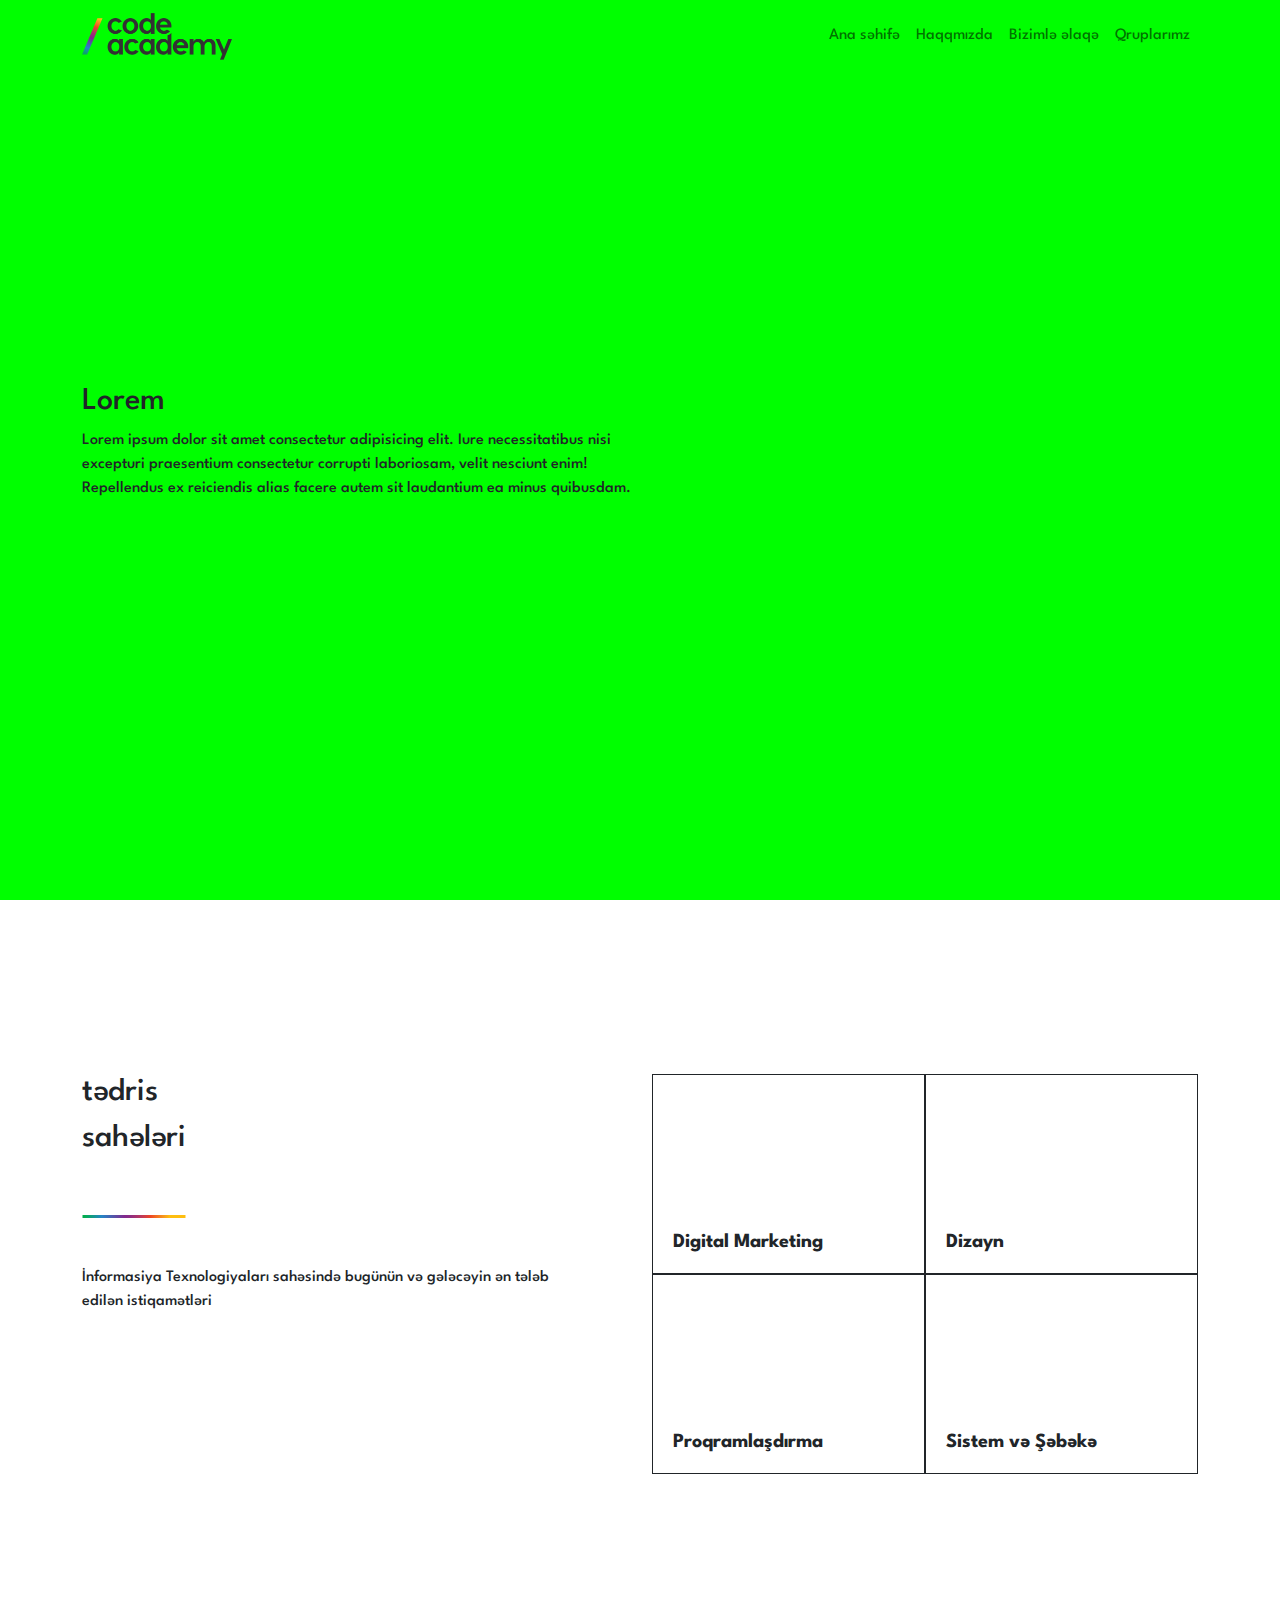
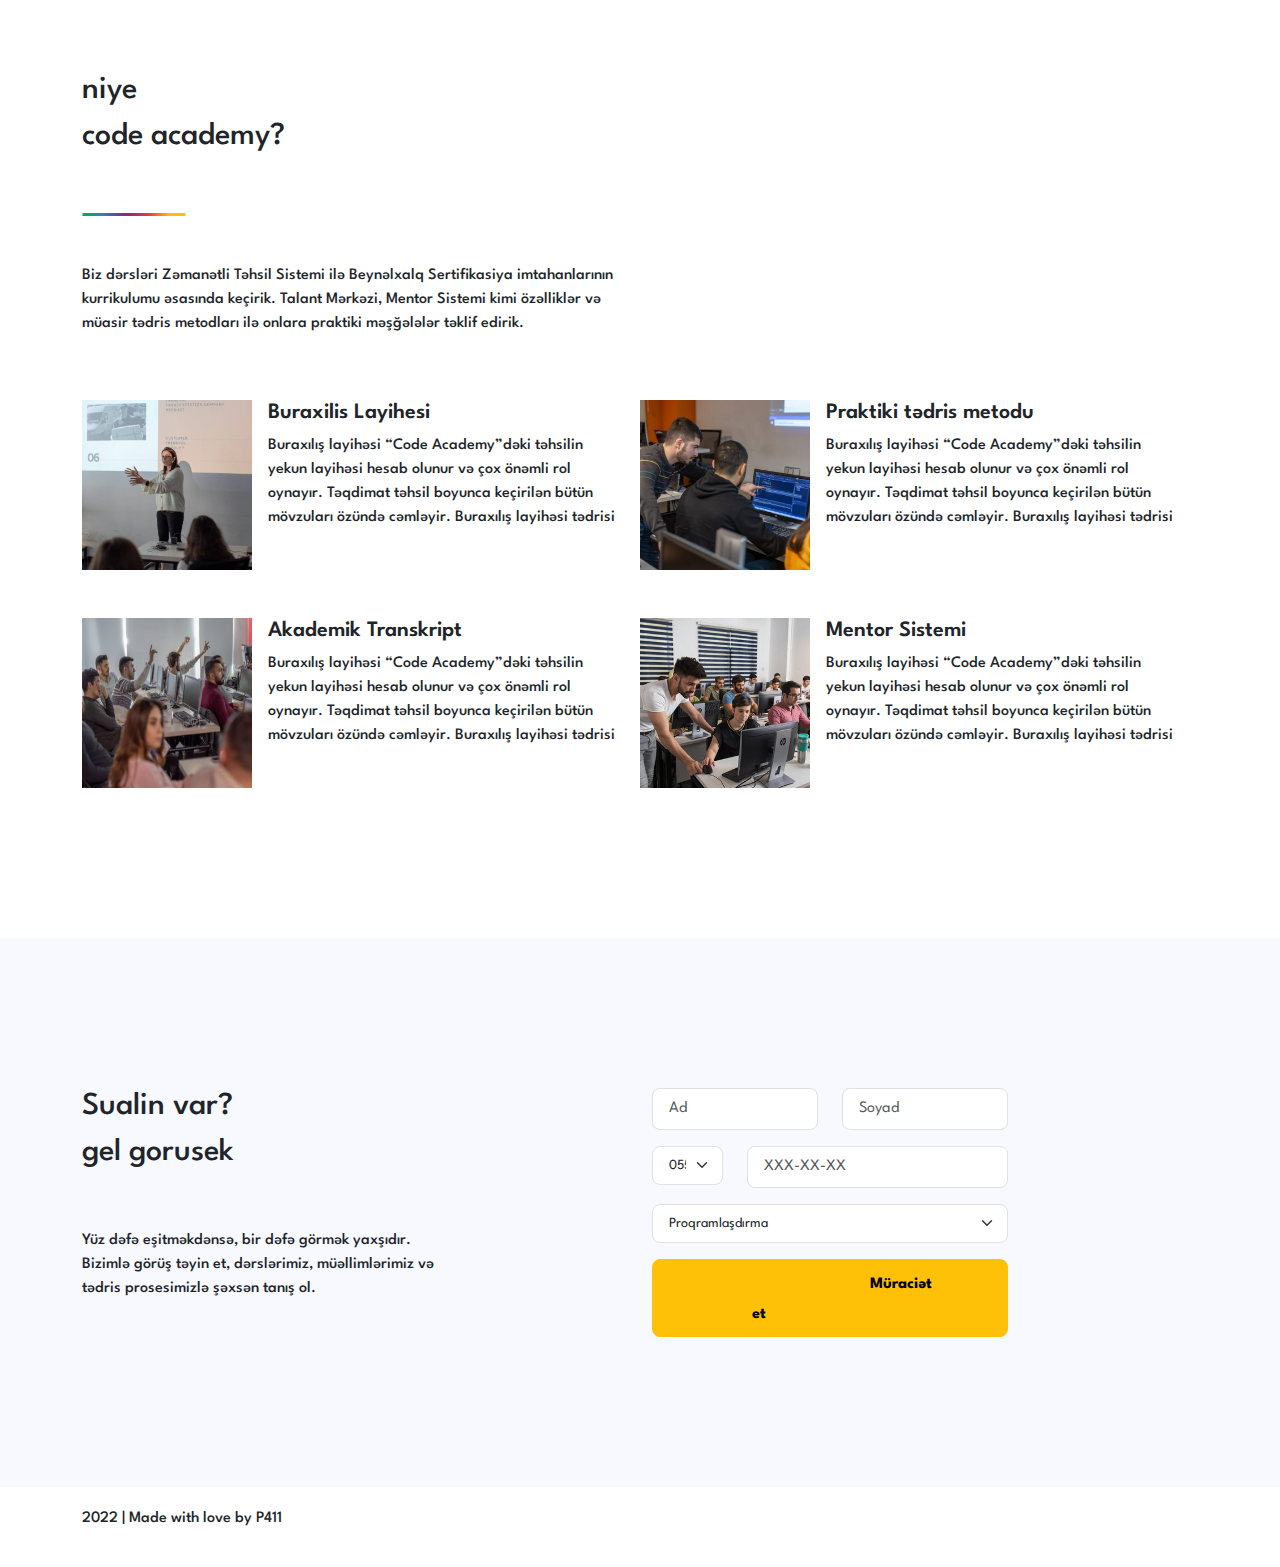
<file: index.html>
<!DOCTYPE html>
<html lang="en">
  <head>
    <meta charset="UTF-8" />
    <meta http-equiv="X-UA-Compatible" content="IE=edge" />
    <meta name="viewport" content="width=device-width, initial-scale=1.0" />
    <link rel="stylesheet" href="css/test.css" />
    <link rel="stylesheet" href="css/main.css" />
    <link rel="stylesheet" href="css/owl.carousel.css" />
    <link rel="stylesheet" href="css/owl.carousel.min.css" />
    <link
      href="https://cdn.jsdelivr.net/npm/bootstrap@5.1.3/dist/css/bootstrap.min.css"
      rel="stylesheet"
    />
    <link
      rel="stylesheet"
      href="https://cdn.jsdelivr.net/npm/bootstrap-icons@1.7.2/font/bootstrap-icons.css"
    />
    <link
      href="https://fonts.googleapis.com/css2?family=Spartan:wght@100;200;300;400;500;600;700;800;900&display=swap"
      rel="stylesheet"
    />
    <link href="https://cdn.lineicons.com/3.0/lineicons.css" rel="stylesheet" />

    <title>WebCode</title>
  </head>
  <body>
    <nav class="navbar navbar-expand-lg navbar-light fixed-top">
      <div class="container">
        <a class="navbar-brand" href="#"><img src="img/Logo.png" /></a>
        <button
          class="navbar-toggler"
          type="button"
          data-bs-toggle="collapse"
          data-bs-target="#navbarNavAltMarkup"
          aria-controls="navbarNavAltMarkup"
          aria-expanded="false"
          aria-label="Toggle navigation"
        >
          <span class="navbar-toggler-icon"></span>
        </button>
        <div
          class="collapse navbar-collapse justify-content-end"
          id="navbarNavAltMarkup"
        >
          <div class="navbar-nav">
            <a class="nav-link" href="#home">Ana səhifə</a>
            <a class="nav-link" href="#about">Haqqmızda</a>
            <a class="nav-link" href="#contact">Bizimlə əlaqə</a>
            <a class="nav-link" href="../WebCode/groups.html">Qruplarımz</a>
          </div>
        </div>
      </div>
    </nav>
    <section id="home">
      <div class="banner owl-carousel">
        <div class="slider-item-1">
          <div class="container">
            <div class="col-6">
              <h2>Lorem</h2>
              <p>
                Lorem ipsum dolor sit amet consectetur adipisicing elit. Iure
                necessitatibus nisi excepturi praesentium consectetur corrupti
                laboriosam, velit nesciunt enim! Repellendus ex reiciendis alias
                facere autem sit laudantium ea minus quibusdam.
              </p>
            </div>
          </div>
        </div>
        <div class="slider-item-2">
          <div class="container">
            <div class="col-6">
              <h2>Lorem</h2>
              <p>
                Lorem ipsum dolor sit amet consectetur adipisicing elit. Iure
                necessitatibus nisi excepturi praesentium consectetur corrupti
                laboriosam, velit nesciunt enim! Repellendus ex reiciendis alias
                facere autem sit laudantium ea minus quibusdam.
              </p>
            </div>
          </div>
        </div>
      </div>
    </section>
    <section id="about">
      <div class="container">
        <div class="row">
          <div class="col-6">
            <div class="col-11">
              <h2>tədris</h2>
              <h2 class="pb-5">sahələri</h2>
              <img class="pb-5" src="img/line.png" />
              <p>
                İnformasiya Texnologiyaları sahəsində bugünün və gələcəyin ən
                tələb edilən istiqamətləri
              </p>
            </div>
          </div>
          <div class="wrap col-6">
            <div class="dig-market col-6">
              <i class="lni lni-stats-up"></i>
              <h4>Digital Marketing</h4>
            </div>
            <div class="dizayn col-6">
              <i class="lni lni-graph"></i>
              <h4>Dizayn</h4>
            </div>
            <div class="prog col-6">
              <i class="lni lni-code-alt"></i>
              <h4>Proqramlaşdırma</h4>
            </div>
            <div class="sis-seb col-6">
              <i class="lni lni-display"></i>
              <h4>Sistem və Şəbəkə</h4>
            </div>
          </div>
        </div>
        <section class="our-work">
          <div class="row">
            <div class="content col-6 pt-5">
              <h2>niye</h2>
              <h2>code academy?</h2>
              <img class="pt-5" src="img/line.png" />
              <p class="pt-5">
                Biz dərsləri Zəmanətli Təhsil Sistemi ilə Beynəlxalq
                Sertifikasiya imtahanlarının kurrikulumu əsasında keçirik.
                Talant Mərkəzi, Mentor Sistemi kimi özəlliklər və müasir tədris
                metodları ilə onlara praktiki məşğələlər təklif edirik.
              </p>
            </div>
            <div class="row">
              <div class="testi col-2 pt-5">
                <img src="img/buraxilis.jfif" alt="" />
              </div>
              <div class="testi-text col-4 pt-5">
                <h4>Buraxilis Layihesi</h4>
                <p>
                  Buraxılış layihəsi “Code Academy”dəki təhsilin yekun layihəsi
                  hesab olunur və çox önəmli rol oynayır. Təqdimat təhsil
                  boyunca keçirilən bütün mövzuları özündə cəmləyir. Buraxılış
                  layihəsi tədrisi
                </p>
              </div>
              <div class="testi col-2 pt-5">
                <img src="img/tedris.jfif" alt="" />
              </div>
              <div class="testi-text col-4 pt-5">
                <h4>Praktiki tədris metodu</h4>
                <p>
                  Buraxılış layihəsi “Code Academy”dəki təhsilin yekun layihəsi
                  hesab olunur və çox önəmli rol oynayır. Təqdimat təhsil
                  boyunca keçirilən bütün mövzuları özündə cəmləyir. Buraxılış
                  layihəsi tədrisi
                </p>
              </div>
              <div class="testi col-2 pt-5">
                <img src="img/akademik.jfif" alt="" />
              </div>
              <div class="testi-text col-4 pt-5">
                <h4>Akademik Transkript</h4>
                <p>
                  Buraxılış layihəsi “Code Academy”dəki təhsilin yekun layihəsi
                  hesab olunur və çox önəmli rol oynayır. Təqdimat təhsil
                  boyunca keçirilən bütün mövzuları özündə cəmləyir. Buraxılış
                  layihəsi tədrisi
                </p>
              </div>
              <div class="testi col-2 pt-5">
                <img src="img/mentor.jfif" alt="" />
              </div>
              <div class="testi-text col-4 pt-5">
                <h4>Mentor Sistemi</h4>
                <p>
                  Buraxılış layihəsi “Code Academy”dəki təhsilin yekun layihəsi
                  hesab olunur və çox önəmli rol oynayır. Təqdimat təhsil
                  boyunca keçirilən bütün mövzuları özündə cəmləyir. Buraxılış
                  layihəsi tədrisi
                </p>
              </div>
            </div>
          </div>
        </section>
      </div>
    </section>

    <section id="contact">
      <div class="container">
        <div class="row">
          <div class="text col-6">
            <div class="col-8">
              <h2>Sualin var?</h2>
              <h2 class="pb-5">gel gorusek</h2>
              <p>
                Yüz dəfə eşitməkdənsə, bir dəfə görmək yaxşıdır. Bizimlə görüş
                təyin et, dərslərimiz, müəllimlərimiz və tədris prosesimizlə
                şəxsən tanış ol.
              </p>
            </div>
          </div>
          <div class="form col-4">
            <form>
              <div class="row">
                <div class="col-6 pb-3">
                  <input
                    type="text"
                    class="form-control form-control-lg"
                    placeholder="Ad"
                  />
                </div>
                <div class="col-6 pb-3">
                  <input
                    type="password"
                    class="form-control form-control-lg"
                    placeholder="Soyad"
                  />
                </div>
                <div class="col-3 pb-3">
                  <select
                    class="form-select form-select-lg"
                    aria-label="Default select example"
                  >
                    <option selected>055</option>
                    <option value="1">010</option>
                    <option value="2">050</option>
                    <option value="3">060</option>
                    <option value="4">070</option>
                    <option value="5">077</option>
                    <option value="6">099</option>
                  </select>
                </div>
                <div class="col-9 pb-3">
                  <input
                    type="password"
                    class="form-control form-control-lg"
                    placeholder="XXX-XX-XX"
                    name="pswd"
                  />
                </div>
                <div class="col-12 pb-3">
                  <select
                    class="form-select form-select-lg"
                    aria-label="Default select example"
                  >
                    <option selected>Proqramlaşdırma</option>
                    <option value="1">Digital Marketing</option>
                    <option value="2">Dizayn</option>
                    <option value="3">Sistem və Şəbəkə</option>
                  </select>
                </div>
                <div class="col-12">
                  <button type="submit" class="btn btn-warning btn-lg">
                    <span>Müraciət et</span>
                  </button>
                </div>
              </div>
            </form>
          </div>
        </div>
      </div>
    </section>
    <footer>
      <div class="container">
        <p>2022 | Made with love by P411</p>
      </div>
    </footer>

    <script src="https://cdn.jsdelivr.net/npm/bootstrap@5.1.3/dist/js/bootstrap.bundle.min.js"></script>
    <script src="https://ajax.googleapis.com/ajax/libs/jquery/3.6.0/jquery.min.js"></script>
    <script src="js/owl.carousel.min.js"></script>
    <script src="js/main.js"></script>
  </body>
</html>
</file>
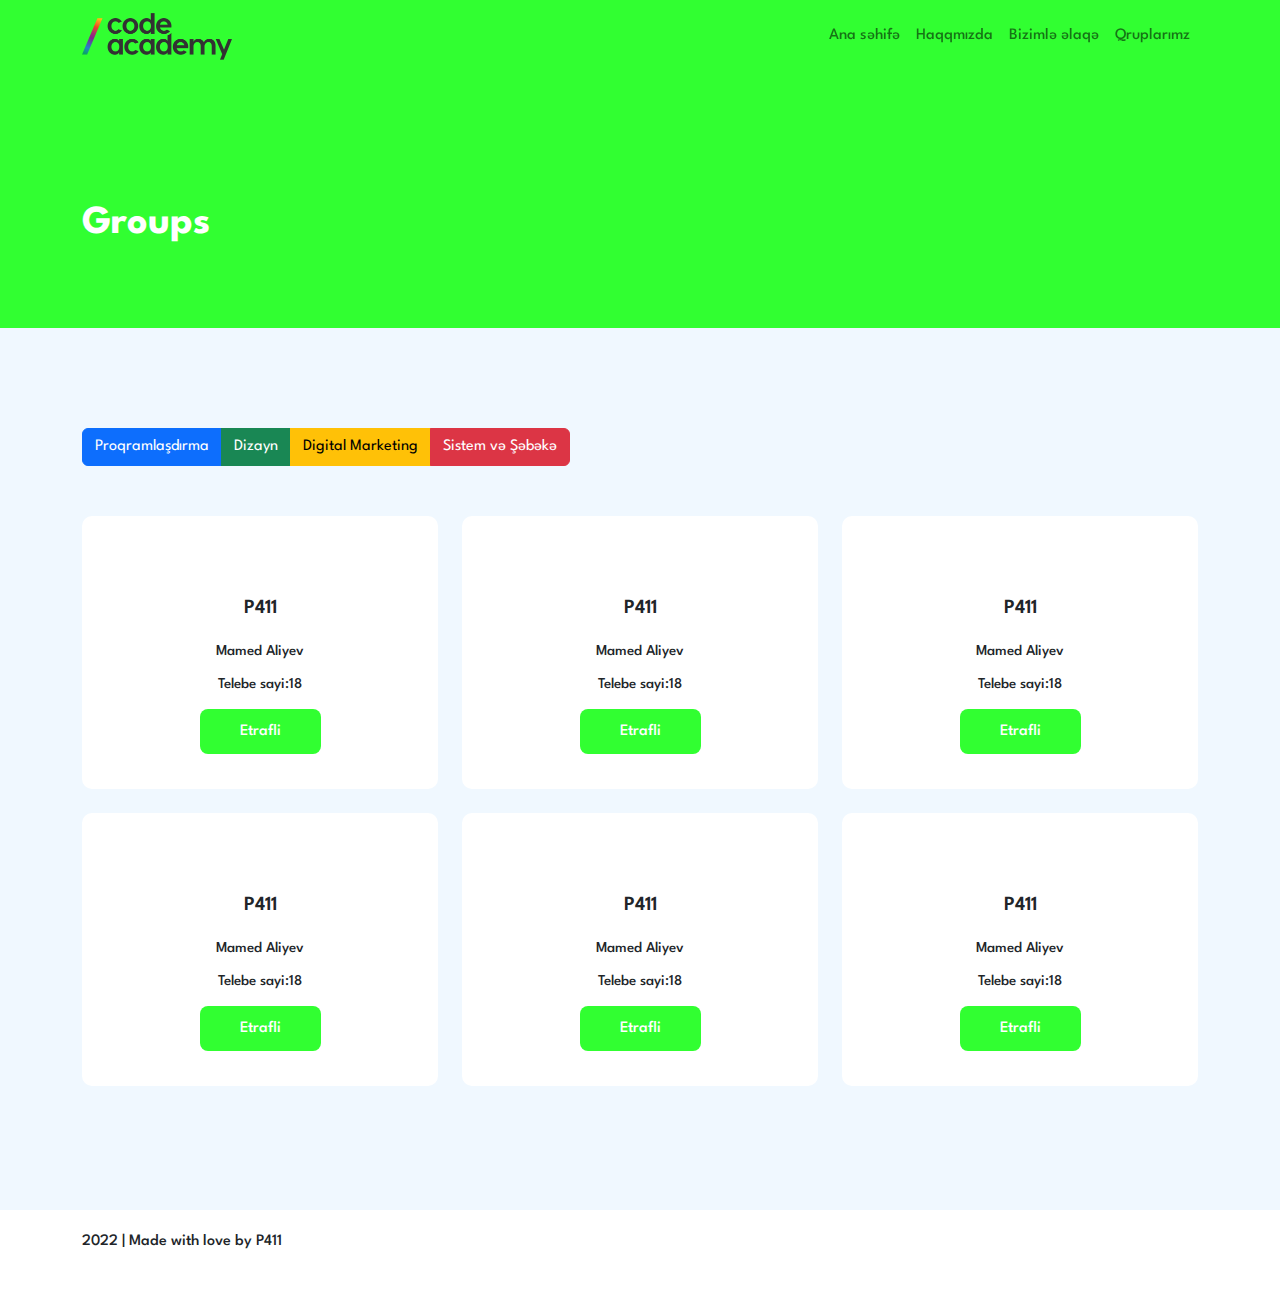
<file: groups.html>
<!DOCTYPE html>
<html lang="en">
  <head>
    <meta charset="UTF-8" />
    <meta http-equiv="X-UA-Compatible" content="IE=edge" />
    <meta name="viewport" content="width=device-width, initial-scale=1.0" />
    <link rel="stylesheet" href="css/test.css" />
    <link rel="stylesheet" href="css/main.css" />
    <link rel="stylesheet" href="css/owl.carousel.css" />
    <link rel="stylesheet" href="css/owl.carousel.min.css" />
    <link
      href="https://cdn.jsdelivr.net/npm/bootstrap@5.1.3/dist/css/bootstrap.min.css"
      rel="stylesheet"
    />
    <link
      rel="stylesheet"
      href="https://cdn.jsdelivr.net/npm/bootstrap-icons@1.7.2/font/bootstrap-icons.css"
    />
    <link
      href="https://fonts.googleapis.com/css2?family=Spartan:wght@100;200;300;400;500;600;700;800;900&display=swap"
      rel="stylesheet"
    />
    <link href="https://cdn.lineicons.com/3.0/lineicons.css" rel="stylesheet" />

    <title>WebCode</title>
  </head>
  <body>
    <nav class="navbar navbar-expand-lg navbar-light fixed-top">
      <div class="container">
        <a class="navbar-brand" href="#"
          ><img src="img/Logo.png"
        /></a>
        <button
          class="navbar-toggler"
          type="button"
          data-bs-toggle="collapse"
          data-bs-target="#navbarNavAltMarkup"
          aria-controls="navbarNavAltMarkup"
          aria-expanded="false"
          aria-label="Toggle navigation"
        >
          <span class="navbar-toggler-icon"></span>
        </button>
        <div
          class="collapse navbar-collapse justify-content-end"
          id="navbarNavAltMarkup"
        >
          <div class="navbar-nav">
            <a class="nav-link" href="../WebCode/index.html#home">Ana səhifə</a>
            <a class="nav-link" href="../WebCode/index.html#about">Haqqmızda</a>
            <a class="nav-link" href="../WebCode/index.html#contact">Bizimlə əlaqə</a>
            <a class="nav-link" href="#">Qruplarımz</a>
          </div>
        </div>
      </div>
    </nav>
    <header>
      <div class="container">
          <h1 class="title">Groups</h1>
      </div>
  </header>
  <section id="grview">
      <div class="container">
          <div class="btn-group" role="group" aria-label="Basic example">
              <button data-filter="prog" class="btn btn-primary group-button-item">Proqramlaşdırma</button>
              <button data-filter="diz" class="btn btn-success group-button-item">Dizayn</button>
              <button data-filter="dig" class="btn btn-warning group-button-item">
                  Digital Marketing
              </button>
              <button data-filter="sist" class="btn btn-danger group-button-item">
                  Sistem və Şəbəkə
              </button>
          </div>
          <div class="row">
              <div class="prog group-wrapper col-4 mb-4">
                  <div class="group-item">
                      <div><i class="lni lni-code-alt"></i></div>
                      <h3>P411</h3>
                      <p>Mamed Aliyev</p>
                      <p>Telebe sayi:18</p>
                      <div><a href="../WebCode/students.html">Etrafli</a></div>
                  </div>
              </div>
              <div class="prog group-wrapper col-4 mb-4">
                  <div class="group-item">
                      <div><i class="lni lni-code-alt"></i></div>
                      <h3>P411</h3>
                      <p>Mamed Aliyev</p>
                      <p>Telebe sayi:18</p>
                      <div><a href="../WebCode/students.html">Etrafli</a></div>
                  </div>
              </div>
              <div class="dig group-wrapper col-4 mb-4">
                  <div class="group-item">
                      <div><i class="lni lni-stats-up"></i></div>
                      <h3>P411</h3>
                      <p>Mamed Aliyev</p>
                      <p>Telebe sayi:18</p>
                      <div><a href="../WebCode/students.html">Etrafli</a></div>
                  </div>
              </div>
              <div class="diz group-wrapper col-4 mb-4">
                  <div class="group-item">
                      <div><i class="lni lni-graph"></i></div>
                      <h3>P411</h3>
                      <p>Mamed Aliyev</p>
                      <p>Telebe sayi:18</p>
                      <div><a href="../WebCode/students.html">Etrafli</a></div>
                  </div>
              </div>
              <div class="prog group-wrapper col-4 mb-4">
                  <div class="group-item">
                      <div><i class="lni lni-code-alt"></i></div>
                      <h3>P411</h3>
                      <p>Mamed Aliyev</p>
                      <p>Telebe sayi:18</p>
                      <div><a href="../WebCode/students.html">Etrafli</a></div>
                  </div>
              </div>
              <div class="sist group-wrapper col-4 mb-4">
                  <div class="group-item">
                      <div><i class="lni lni-display"></i></div>
                      <h3>P411</h3>
                      <p>Mamed Aliyev</p>
                      <p>Telebe sayi:18</p>
                      <div><a href="../WebCode/students.html">Etrafli</a></div>
                  </div>
              </div>
          </div>
      </div>
  </section>
    <footer>
      <div class="container">
        <p>2022 | Made with love by P411</p>
      </div>
    </footer>

    <script src="https://cdn.jsdelivr.net/npm/bootstrap@5.1.3/dist/js/bootstrap.bundle.min.js"></script>
    <script src="https://ajax.googleapis.com/ajax/libs/jquery/3.6.0/jquery.min.js"></script>
    <script src="js/owl.carousel.min.js"></script>
    <script src="js/main.js"></script>
  </body>
</html>
</file>
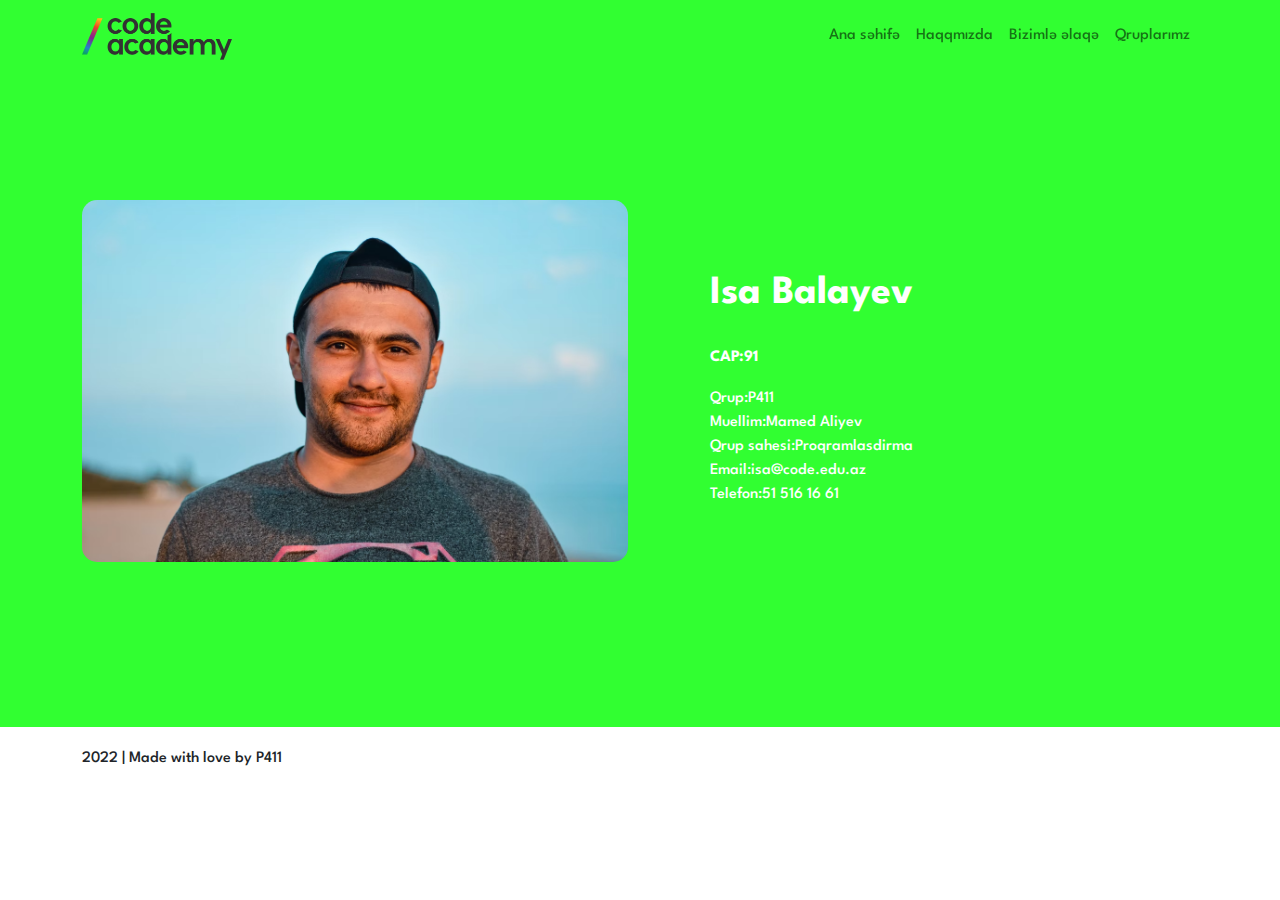
<file: st-cabinet.html>
<!DOCTYPE html>
<html lang="en">
  <head>
    <meta charset="UTF-8" />
    <meta http-equiv="X-UA-Compatible" content="IE=edge" />
    <meta name="viewport" content="width=device-width, initial-scale=1.0" />
    <link rel="stylesheet" href="css/test.css" />
    <link rel="stylesheet" href="css/main.css" />
    <link rel="stylesheet" href="css/owl.carousel.css" />
    <link rel="stylesheet" href="css/owl.carousel.min.css" />
    <link
      href="https://cdn.jsdelivr.net/npm/bootstrap@5.1.3/dist/css/bootstrap.min.css"
      rel="stylesheet"
    />
    <link
      rel="stylesheet"
      href="https://cdn.jsdelivr.net/npm/bootstrap-icons@1.7.2/font/bootstrap-icons.css"
    />
    <link
      href="https://fonts.googleapis.com/css2?family=Spartan:wght@100;200;300;400;500;600;700;800;900&display=swap"
      rel="stylesheet"
    />
    <link href="https://cdn.lineicons.com/3.0/lineicons.css" rel="stylesheet" />

    <title>WebCode</title>
  </head>
  <body>
    <nav class="navbar navbar-expand-lg navbar-light fixed-top">
      <div class="container">
        <a class="navbar-brand" href="#"><img src="img/Logo.png" /></a>
        <button
          class="navbar-toggler"
          type="button"
          data-bs-toggle="collapse"
          data-bs-target="#navbarNavAltMarkup"
          aria-controls="navbarNavAltMarkup"
          aria-expanded="false"
          aria-label="Toggle navigation"
        >
          <span class="navbar-toggler-icon"></span>
        </button>
        <div
          class="collapse navbar-collapse justify-content-end"
          id="navbarNavAltMarkup"
        >
          <div class="navbar-nav">
            <a
              class="nav-link"
              href="../WebCode/index.html#home"
              data-scroll-nav="0"
              >Ana səhifə</a
            >
            <a
              class="nav-link"
              href="../WebCode/index.html#about"
              data-scroll-nav="1"
              >Haqqmızda</a
            >
            <a
              class="nav-link"
              href="../WebCode/index.html#contact"
              data-scroll-nav="2"
              >Bizimlə əlaqə</a
            >
            <a class="nav-link" href="../WebCode/groups.html">Qruplarımz</a>
          </div>
        </div>
      </div>
    </nav>
    <section id="student">
      <div class="container">
        <div class="row">
          <div class="col-6">
            <div class="stu-img col-12">
              <img
                src="img/photo-1564564321837-a57b7070ac4f.avif"
              />
            </div>
          </div>
          <div class="about col-6">
            <h1>Isa Balayev</h1>
            <h6>CAP:91</h6>
            <p>Qrup:P411</p>
            <p>Muellim:Mamed Aliyev</p>
            <p>Qrup sahesi:Proqramlasdirma</p>
            <p>Email:isa@code.edu.az</p>
            <p>Telefon:51 516 16 61</p>
          </div>
        </div>
      </div>
    </section>

    <footer>
      <div class="container">
        <p>2022 | Made with love by P411</p>
      </div>
    </footer>

    <script src="https://cdn.jsdelivr.net/npm/bootstrap@5.1.3/dist/js/bootstrap.bundle.min.js"></script>
    <script src="https://ajax.googleapis.com/ajax/libs/jquery/3.6.0/jquery.min.js"></script>
    <script src="js/owl.carousel.min.js"></script>
    <script src="js/main.js"></script>
  </body>
</html>
</file>
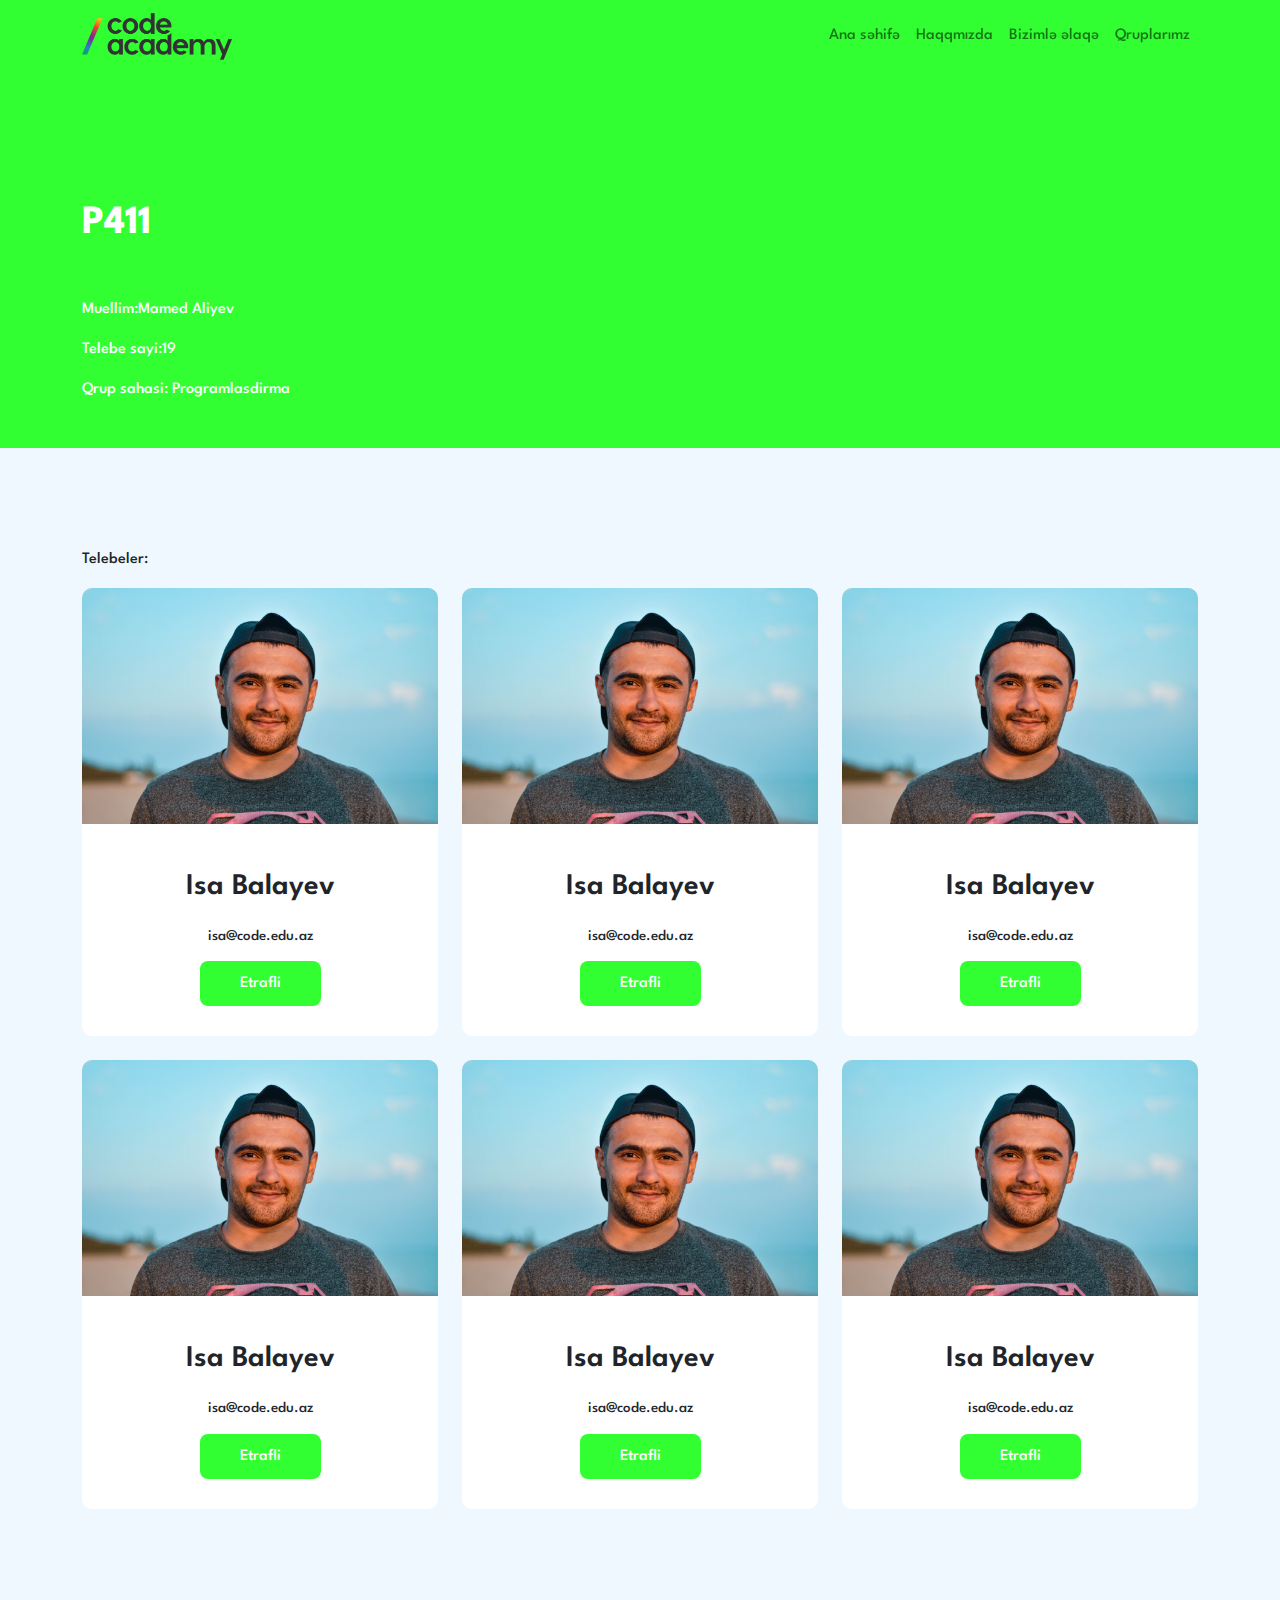
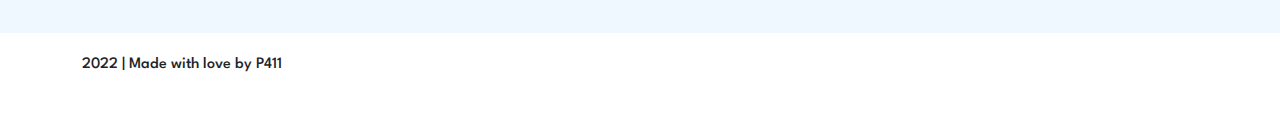
<file: students.html>
<!DOCTYPE html>
<html lang="en">
  <head>
    <meta charset="UTF-8" />
    <meta http-equiv="X-UA-Compatible" content="IE=edge" />
    <meta name="viewport" content="width=device-width, initial-scale=1.0" />
    <link rel="stylesheet" href="css/test.css" />
    <link rel="stylesheet" href="css/main.css" />
    <link rel="stylesheet" href="css/owl.carousel.css" />
    <link rel="stylesheet" href="css/owl.carousel.min.css" />
    <link
      href="https://cdn.jsdelivr.net/npm/bootstrap@5.1.3/dist/css/bootstrap.min.css"
      rel="stylesheet"
    />
    <link
      rel="stylesheet"
      href="https://cdn.jsdelivr.net/npm/bootstrap-icons@1.7.2/font/bootstrap-icons.css"
    />
    <link
      href="https://fonts.googleapis.com/css2?family=Spartan:wght@100;200;300;400;500;600;700;800;900&display=swap"
      rel="stylesheet"
    />
    <link href="https://cdn.lineicons.com/3.0/lineicons.css" rel="stylesheet" />

    <title>WebCode</title>
  </head>
  <body>
    <nav class="navbar navbar-expand-lg navbar-light fixed-top">
      <div class="container">
        <a class="navbar-brand" href="#"
          ><img src="img/Logo.png"
        /></a>
        <button
          class="navbar-toggler"
          type="button"
          data-bs-toggle="collapse"
          data-bs-target="#navbarNavAltMarkup"
          aria-controls="navbarNavAltMarkup"
          aria-expanded="false"
          aria-label="Toggle navigation"
        >
          <span class="navbar-toggler-icon"></span>
        </button>
        <div
          class="collapse navbar-collapse justify-content-end"
          id="navbarNavAltMarkup"
        >
          <div class="navbar-nav">
            <a class="nav-link" href="../WebCode/index.html#home">Ana səhifə</a>
            <a class="nav-link" href="../WebCode/index.html#about">Haqqmızda</a>
            <a class="nav-link" href="../WebCode/index.html#contact">Bizimlə əlaqə</a>
            <a class="nav-link" href="../WebCode/groups.html">Qruplarımz</a>
          </div>
        </div>
      </div>
    </nav>
    <header>
      <div class="container">
        <h1 class="title">P411</h1>
        <p>Muellim:Mamed Aliyev</p>
        <p>Telebe sayi:19</p>
        <p>Qrup sahasi: Programlasdirma</p>
      </div>
    </header>

    <section id="stview">
      <div class="container">
        <p>Telebeler:</p>
        <div class="row">
          <div class="col-4 mb-4">
            <div class="student-img">
              <img
                src="img/photo-1564564321837-a57b7070ac4f.avif"
              />
            </div>
            <div class="student-item">
              <h3>Isa Balayev</h3>
              <p>isa@code.edu.az</p>
              <div><a href="../WebCode/st-cabinet.html">Etrafli</a></div>
            </div>
          </div>
          <div class="col-4 mb-4">
            <div class="student-img">
              <img
                src="img/photo-1564564321837-a57b7070ac4f.avif"
              />
            </div>
            <div class="student-item">
              <h3>Isa Balayev</h3>
              <p>isa@code.edu.az</p>
              <div><a href="../WebCode/st-cabinet.html">Etrafli</a></div>
            </div>
          </div>
          <div class="col-4 mb-4">
            <div class="student-img">
              <img
                src="img/photo-1564564321837-a57b7070ac4f.avif"
              />
            </div>
            <div class="student-item">
              <h3>Isa Balayev</h3>
              <p>isa@code.edu.az</p>
              <div><a href="../WebCode/st-cabinet.html">Etrafli</a></div>
            </div>
          </div>
          <div class="col-4 mb-4">
            <div class="student-img">
              <img
                src="img/photo-1564564321837-a57b7070ac4f.avif"
              />
            </div>
            <div class="student-item">
              <h3>Isa Balayev</h3>
              <p>isa@code.edu.az</p>
              <div><a href="../WebCode/st-cabinet.html">Etrafli</a></div>
            </div>
          </div>
          <div class="col-4 mb-4">
            <div class="student-img">
              <img
                src="img/photo-1564564321837-a57b7070ac4f.avif"
              />
            </div>
            <div class="student-item">
              <h3>Isa Balayev</h3>
              <p>isa@code.edu.az</p>
              <div><a href="../WebCode/st-cabinet.html">Etrafli</a></div>
            </div>
          </div>
          <div class="col-4 mb-4">
            <div class="student-img">
              <img
                src="img/photo-1564564321837-a57b7070ac4f.avif"
              />
            </div>
            <div class="student-item">
              <h3>Isa Balayev</h3>
              <p>isa@code.edu.az</p>
              <div><a href="../WebCode/st-cabinet.html">Etrafli</a></div>
            </div>
          </div>
        </div>
      </div>
    </section>
    <footer>
      <div class="container">
        <p>2022 | Made with love by P411</p>
      </div>
    </footer>

    <script src="https://cdn.jsdelivr.net/npm/bootstrap@5.1.3/dist/js/bootstrap.bundle.min.js"></script>
    <script src="https://ajax.googleapis.com/ajax/libs/jquery/3.6.0/jquery.min.js"></script>
    <script src="js/owl.carousel.min.js"></script>
    <script src="js/main.js"></script>
  </body>
</html>
</file>
<file: css/test.css>
@charset "UTF-8";
:root {
  --bs-blue: #0d6efd;
  --bs-indigo: #6610f2;
  --bs-purple: #6f42c1;
  --bs-pink: #d63384;
  --bs-red: #dc3545;
  --bs-orange: #fd7e14;
  --bs-yellow: #ffc107;
  --bs-green: #198754;
  --bs-teal: #20c997;
  --bs-cyan: #0dcaf0;
  --bs-white: #fff;
  --bs-gray: #6c757d;
  --bs-gray-dark: #343a40;
  --bs-gray-100: #f8f9fa;
  --bs-gray-200: #e9ecef;
  --bs-gray-300: #dee2e6;
  --bs-gray-400: #ced4da;
  --bs-gray-500: #adb5bd;
  --bs-gray-600: #6c757d;
  --bs-gray-700: #495057;
  --bs-gray-800: #343a40;
  --bs-gray-900: #212529;
  --bs-primary: #0d6efd;
  --bs-secondary: #6c757d;
  --bs-success: #198754;
  --bs-info: #0dcaf0;
  --bs-warning: #ffc107;
  --bs-danger: #dc3545;
  --bs-light: #f8f9fa;
  --bs-dark: #212529;
  --bs-primary-rgb: 13, 110, 253;
  --bs-secondary-rgb: 108, 117, 125;
  --bs-success-rgb: 25, 135, 84;
  --bs-info-rgb: 13, 202, 240;
  --bs-warning-rgb: 255, 193, 7;
  --bs-danger-rgb: 220, 53, 69;
  --bs-light-rgb: 248, 249, 250;
  --bs-dark-rgb: 33, 37, 41;
  --bs-white-rgb: 255, 255, 255;
  --bs-black-rgb: 0, 0, 0;
  --bs-body-color-rgb: 33, 37, 41;
  --bs-body-bg-rgb: 255, 255, 255;
  --bs-font-sans-serif: system-ui, -apple-system, "Segoe UI", Roboto,
    "Helvetica Neue", Arial, "Noto Sans", "Liberation Sans", sans-serif,
    "Apple Color Emoji", "Segoe UI Emoji", "Segoe UI Symbol", "Noto Color Emoji";
  --bs-font-monospace: SFMono-Regular, Menlo, Monaco, Consolas,
    "Liberation Mono", "Courier New", monospace;
  --bs-gradient: linear-gradient(
    180deg,
    rgba(255, 255, 255, 0.15),
    rgba(255, 255, 255, 0)
  );
  --bs-body-font-family: var(--bs-font-sans-serif);
  --bs-body-font-size: 1rem;
  --bs-body-font-weight: 400;
  --bs-body-line-height: 1.5;
  --bs-body-color: #212529;
  --bs-body-bg: #fff;
}

*,
::after,
::before {
  box-sizing: border-box;
}
@media (prefers-reduced-motion: no-preference) {
  :root {
    scroll-behavior: smooth;
  }
}
body {
  margin: 0;
  font-family: var(--bs-body-font-family);
  font-size: var(--bs-body-font-size);
  font-weight: var(--bs-body-font-weight);
  line-height: var(--bs-body-line-height);
  color: var(--bs-body-color);
  text-align: var(--bs-body-text-align);
  background-color: var(--bs-body-bg);
  -webkit-text-size-adjust: 100%;
  -webkit-tap-highlight-color: transparent;
}
hr {
  margin: 1rem 0;
  color: inherit;
  background-color: currentColor;
  border: 0;
  opacity: 0.25;
}
hr:not([size]) {
  height: 1px;
}
.h1,
.h2,
.h3,
.h4,
.h5,
.h6,
h1,
h2,
h3,
h4,
h5,
h6 {
  margin-top: 0;
  margin-bottom: 0.5rem;
  font-weight: 500;
  line-height: 1.2;
}
.h1,
h1 {
  font-size: calc(1.375rem + 1.5vw);
}
@media (min-width: 1200px) {
  .h1,
  h1 {
    font-size: 2.5rem;
  }
}
.h2,
h2 {
  font-size: calc(1.325rem + 0.9vw);
}
@media (min-width: 1200px) {
  .h2,
  h2 {
    font-size: 2rem;
  }
}
.h3,
h3 {
  font-size: calc(1.3rem + 0.6vw);
}
@media (min-width: 1200px) {
  .h3,
  h3 {
    font-size: 1.75rem;
  }
}
.h4,
h4 {
  font-size: calc(1.275rem + 0.3vw);
}
@media (min-width: 1200px) {
  .h4,
  h4 {
    font-size: 1.5rem;
  }
}
.h5,
h5 {
  font-size: 1.25rem;
}
.h6,
h6 {
  font-size: 1rem;
}
p {
  margin-top: 0;
  margin-bottom: 1rem;
}
abbr[data-bs-original-title],
abbr[title] {
  -webkit-text-decoration: underline dotted;
  text-decoration: underline dotted;
  cursor: help;
  -webkit-text-decoration-skip-ink: none;
  text-decoration-skip-ink: none;
}
address {
  margin-bottom: 1rem;
  font-style: normal;
  line-height: inherit;
}
ol,
ul {
  padding-left: 2rem;
}
dl,
ol,
ul {
  margin-top: 0;
  margin-bottom: 1rem;
}
ol ol,
ol ul,
ul ol,
ul ul {
  margin-bottom: 0;
}
dt {
  font-weight: 700;
}
dd {
  margin-bottom: 0.5rem;
  margin-left: 0;
}
blockquote {
  margin: 0 0 1rem;
}
b,
strong {
  font-weight: bolder;
}
.small,
small {
  font-size: 0.875em;
}
.mark,
mark {
  padding: 0.2em;
  background-color: #fcf8e3;
}
sub,
sup {
  position: relative;
  font-size: 0.75em;
  line-height: 0;
  vertical-align: baseline;
}
sub {
  bottom: -0.25em;
}
sup {
  top: -0.5em;
}
a {
  color: #0d6efd;
  text-decoration: underline;
}
a:hover {
  color: #0a58ca;
}
a:not([href]):not([class]),
a:not([href]):not([class]):hover {
  color: inherit;
  text-decoration: none;
}
code,
kbd,
pre,
samp {
  font-family: var(--bs-font-monospace);
  font-size: 1em;
  direction: ltr;
  unicode-bidi: bidi-override;
}
pre {
  display: block;
  margin-top: 0;
  margin-bottom: 1rem;
  overflow: auto;
  font-size: 0.875em;
}
pre code {
  font-size: inherit;
  color: inherit;
  word-break: normal;
}
code {
  font-size: 0.875em;
  color: #d63384;
  word-wrap: break-word;
}
a > code {
  color: inherit;
}
kbd {
  padding: 0.2rem 0.4rem;
  font-size: 0.875em;
  color: #fff;
  background-color: #212529;
  border-radius: 0.2rem;
}
kbd kbd {
  padding: 0;
  font-size: 1em;
  font-weight: 700;
}
figure {
  margin: 0 0 1rem;
}
img,
svg {
  vertical-align: middle;
}
table {
  caption-side: bottom;
  border-collapse: collapse;
}
caption {
  padding-top: 0.5rem;
  padding-bottom: 0.5rem;
  color: #6c757d;
  text-align: left;
}
th {
  text-align: inherit;
  text-align: -webkit-match-parent;
}
tbody,
td,
tfoot,
th,
thead,
tr {
  border-color: inherit;
  border-style: solid;
  border-width: 0;
}
label {
  display: inline-block;
}
button {
  border-radius: 0;
}
button:focus:not(:focus-visible) {
  outline: 0;
}
button,
input,
optgroup,
select,
textarea {
  margin: 0;
  font-family: inherit;
  font-size: inherit;
  line-height: inherit;
}
button,
select {
  text-transform: none;
}
[role="button"] {
  cursor: pointer;
}
select {
  word-wrap: normal;
}
select:disabled {
  opacity: 1;
}
[list]::-webkit-calendar-picker-indicator {
  display: none;
}
[type="button"],
[type="reset"],
[type="submit"],
button {
  -webkit-appearance: button;
}
[type="button"]:not(:disabled),
[type="reset"]:not(:disabled),
[type="submit"]:not(:disabled),
button:not(:disabled) {
  cursor: pointer;
}
::-moz-focus-inner {
  padding: 0;
  border-style: none;
}
textarea {
  resize: vertical;
}
fieldset {
  min-width: 0;
  padding: 0;
  margin: 0;
  border: 0;
}
legend {
  float: left;
  width: 100%;
  padding: 0;
  margin-bottom: 0.5rem;
  font-size: calc(1.275rem + 0.3vw);
  line-height: inherit;
}
@media (min-width: 1200px) {
  legend {
    font-size: 1.5rem;
  }
}
legend + * {
  clear: left;
}
::-webkit-datetime-edit-day-field,
::-webkit-datetime-edit-fields-wrapper,
::-webkit-datetime-edit-hour-field,
::-webkit-datetime-edit-minute,
::-webkit-datetime-edit-month-field,
::-webkit-datetime-edit-text,
::-webkit-datetime-edit-year-field {
  padding: 0;
}
::-webkit-inner-spin-button {
  height: auto;
}
[type="search"] {
  outline-offset: -2px;
  -webkit-appearance: textfield;
}
::-webkit-search-decoration {
  -webkit-appearance: none;
}
::-webkit-color-swatch-wrapper {
  padding: 0;
}
::-webkit-file-upload-button {
  font: inherit;
}
::file-selector-button {
  font: inherit;
}
::-webkit-file-upload-button {
  font: inherit;
  -webkit-appearance: button;
}
output {
  display: inline-block;
}
iframe {
  border: 0;
}
summary {
  display: list-item;
  cursor: pointer;
}
progress {
  vertical-align: baseline;
}
[hidden] {
  display: none !important;
}
.lead {
  font-size: 1.25rem;
  font-weight: 300;
}
.display-1 {
  font-size: calc(1.625rem + 4.5vw);
  font-weight: 300;
  line-height: 1.2;
}
@media (min-width: 1200px) {
  .display-1 {
    font-size: 5rem;
  }
}
.display-2 {
  font-size: calc(1.575rem + 3.9vw);
  font-weight: 300;
  line-height: 1.2;
}
@media (min-width: 1200px) {
  .display-2 {
    font-size: 4.5rem;
  }
}
.display-3 {
  font-size: calc(1.525rem + 3.3vw);
  font-weight: 300;
  line-height: 1.2;
}
@media (min-width: 1200px) {
  .display-3 {
    font-size: 4rem;
  }
}
.display-4 {
  font-size: calc(1.475rem + 2.7vw);
  font-weight: 300;
  line-height: 1.2;
}
@media (min-width: 1200px) {
  .display-4 {
    font-size: 3.5rem;
  }
}
.display-5 {
  font-size: calc(1.425rem + 2.1vw);
  font-weight: 300;
  line-height: 1.2;
}
@media (min-width: 1200px) {
  .display-5 {
    font-size: 3rem;
  }
}
.display-6 {
  font-size: calc(1.375rem + 1.5vw);
  font-weight: 300;
  line-height: 1.2;
}
@media (min-width: 1200px) {
  .display-6 {
    font-size: 2.5rem;
  }
}
.list-unstyled {
  padding-left: 0;
  list-style: none;
}
.list-inline {
  padding-left: 0;
  list-style: none;
}
.list-inline-item {
  display: inline-block;
}
.list-inline-item:not(:last-child) {
  margin-right: 0.5rem;
}
.initialism {
  font-size: 0.875em;
  text-transform: uppercase;
}
.blockquote {
  margin-bottom: 1rem;
  font-size: 1.25rem;
}
.blockquote > :last-child {
  margin-bottom: 0;
}
.blockquote-footer {
  margin-top: -1rem;
  margin-bottom: 1rem;
  font-size: 0.875em;
  color: #6c757d;
}
.blockquote-footer::before {
  content: "— ";
}
.img-fluid {
  max-width: 100%;
  height: auto;
}
.img-thumbnail {
  padding: 0.25rem;
  background-color: #fff;
  border: 1px solid #dee2e6;
  border-radius: 0.25rem;
  max-width: 100%;
  height: auto;
}
.figure {
  display: inline-block;
}
.figure-img {
  margin-bottom: 0.5rem;
  line-height: 1;
}
.figure-caption {
  font-size: 0.875em;
  color: #6c757d;
}
.container,
.container-fluid,
.container-lg,
.container-md,
.container-sm,
.container-xl,
.container-xxl {
  width: 100%;
  padding-right: var(--bs-gutter-x, 0.75rem);
  padding-left: var(--bs-gutter-x, 0.75rem);
  margin-right: auto;
  margin-left: auto;
}
@media (min-width: 576px) {
  .container,
  .container-sm {
    max-width: 540px;
  }
}
@media (min-width: 768px) {
  .container,
  .container-md,
  .container-sm {
    max-width: 720px;
  }
}
@media (min-width: 992px) {
  .container,
  .container-lg,
  .container-md,
  .container-sm {
    max-width: 960px;
  }
}
@media (min-width: 1200px) {
  .container,
  .container-lg,
  .container-md,
  .container-sm,
  .container-xl {
    max-width: 1140px;
  }
}
@media (min-width: 1400px) {
  .container,
  .container-lg,
  .container-md,
  .container-sm,
  .container-xl,
  .container-xxl {
    max-width: 1320px;
  }
}
.row {
  --bs-gutter-x: 1.5rem;
  --bs-gutter-y: 0;
  display: flex;
  flex-wrap: wrap;
  margin-top: calc(-1 * var(--bs-gutter-y));
  margin-right: calc(-0.5 * var(--bs-gutter-x));
  margin-left: calc(-0.5 * var(--bs-gutter-x));
}
.row > * {
  flex-shrink: 0;
  width: 100%;
  max-width: 100%;
  padding-right: calc(var(--bs-gutter-x) * 0.5);
  padding-left: calc(var(--bs-gutter-x) * 0.5);
  margin-top: var(--bs-gutter-y);
}
.col {
  flex: 1 0 0%;
}
.row-cols-auto > * {
  flex: 0 0 auto;
  width: auto;
}
.row-cols-1 > * {
  flex: 0 0 auto;
  width: 100%;
}
.row-cols-2 > * {
  flex: 0 0 auto;
  width: 50%;
}
.row-cols-3 > * {
  flex: 0 0 auto;
  width: 33.3333333333%;
}
.row-cols-4 > * {
  flex: 0 0 auto;
  width: 25%;
}
.row-cols-5 > * {
  flex: 0 0 auto;
  width: 20%;
}
.row-cols-6 > * {
  flex: 0 0 auto;
  width: 16.6666666667%;
}
.col-auto {
  flex: 0 0 auto;
  width: auto;
}
.col-1 {
  flex: 0 0 auto;
  width: 8.33333333%;
}
.col-2 {
  flex: 0 0 auto;
  width: 16.66666667%;
}
.col-3 {
  flex: 0 0 auto;
  width: 25%;
}
.col-4 {
  flex: 0 0 auto;
  width: 33.33333333%;
}
.col-5 {
  flex: 0 0 auto;
  width: 41.66666667%;
}
.col-6 {
  flex: 0 0 auto;
  width: 50%;
}
.col-7 {
  flex: 0 0 auto;
  width: 58.33333333%;
}
.col-8 {
  flex: 0 0 auto;
  width: 66.66666667%;
}
.col-9 {
  flex: 0 0 auto;
  width: 75%;
}
.col-10 {
  flex: 0 0 auto;
  width: 83.33333333%;
}
.col-11 {
  flex: 0 0 auto;
  width: 91.66666667%;
}
.col-12 {
  flex: 0 0 auto;
  width: 100%;
}
.offset-1 {
  margin-left: 8.33333333%;
}
.offset-2 {
  margin-left: 16.66666667%;
}
.offset-3 {
  margin-left: 25%;
}
.offset-4 {
  margin-left: 33.33333333%;
}
.offset-5 {
  margin-left: 41.66666667%;
}
.offset-6 {
  margin-left: 50%;
}
.offset-7 {
  margin-left: 58.33333333%;
}
.offset-8 {
  margin-left: 66.66666667%;
}
.offset-9 {
  margin-left: 75%;
}
.offset-10 {
  margin-left: 83.33333333%;
}
.offset-11 {
  margin-left: 91.66666667%;
}
.g-0,
.gx-0 {
  --bs-gutter-x: 0;
}
.g-0,
.gy-0 {
  --bs-gutter-y: 0;
}
.g-1,
.gx-1 {
  --bs-gutter-x: 0.25rem;
}
.g-1,
.gy-1 {
  --bs-gutter-y: 0.25rem;
}
.g-2,
.gx-2 {
  --bs-gutter-x: 0.5rem;
}
.g-2,
.gy-2 {
  --bs-gutter-y: 0.5rem;
}
.g-3,
.gx-3 {
  --bs-gutter-x: 1rem;
}
.g-3,
.gy-3 {
  --bs-gutter-y: 1rem;
}
.g-4,
.gx-4 {
  --bs-gutter-x: 1.5rem;
}
.g-4,
.gy-4 {
  --bs-gutter-y: 1.5rem;
}
.g-5,
.gx-5 {
  --bs-gutter-x: 3rem;
}
.g-5,
.gy-5 {
  --bs-gutter-y: 3rem;
}
@media (min-width: 576px) {
  .col-sm {
    flex: 1 0 0%;
  }
  .row-cols-sm-auto > * {
    flex: 0 0 auto;
    width: auto;
  }
  .row-cols-sm-1 > * {
    flex: 0 0 auto;
    width: 100%;
  }
  .row-cols-sm-2 > * {
    flex: 0 0 auto;
    width: 50%;
  }
  .row-cols-sm-3 > * {
    flex: 0 0 auto;
    width: 33.3333333333%;
  }
  .row-cols-sm-4 > * {
    flex: 0 0 auto;
    width: 25%;
  }
  .row-cols-sm-5 > * {
    flex: 0 0 auto;
    width: 20%;
  }
  .row-cols-sm-6 > * {
    flex: 0 0 auto;
    width: 16.6666666667%;
  }
  .col-sm-auto {
    flex: 0 0 auto;
    width: auto;
  }
  .col-sm-1 {
    flex: 0 0 auto;
    width: 8.33333333%;
  }
  .col-sm-2 {
    flex: 0 0 auto;
    width: 16.66666667%;
  }
  .col-sm-3 {
    flex: 0 0 auto;
    width: 25%;
  }
  .col-sm-4 {
    flex: 0 0 auto;
    width: 33.33333333%;
  }
  .col-sm-5 {
    flex: 0 0 auto;
    width: 41.66666667%;
  }
  .col-sm-6 {
    flex: 0 0 auto;
    width: 50%;
  }
  .col-sm-7 {
    flex: 0 0 auto;
    width: 58.33333333%;
  }
  .col-sm-8 {
    flex: 0 0 auto;
    width: 66.66666667%;
  }
  .col-sm-9 {
    flex: 0 0 auto;
    width: 75%;
  }
  .col-sm-10 {
    flex: 0 0 auto;
    width: 83.33333333%;
  }
  .col-sm-11 {
    flex: 0 0 auto;
    width: 91.66666667%;
  }
  .col-sm-12 {
    flex: 0 0 auto;
    width: 100%;
  }
  .offset-sm-0 {
    margin-left: 0;
  }
  .offset-sm-1 {
    margin-left: 8.33333333%;
  }
  .offset-sm-2 {
    margin-left: 16.66666667%;
  }
  .offset-sm-3 {
    margin-left: 25%;
  }
  .offset-sm-4 {
    margin-left: 33.33333333%;
  }
  .offset-sm-5 {
    margin-left: 41.66666667%;
  }
  .offset-sm-6 {
    margin-left: 50%;
  }
  .offset-sm-7 {
    margin-left: 58.33333333%;
  }
  .offset-sm-8 {
    margin-left: 66.66666667%;
  }
  .offset-sm-9 {
    margin-left: 75%;
  }
  .offset-sm-10 {
    margin-left: 83.33333333%;
  }
  .offset-sm-11 {
    margin-left: 91.66666667%;
  }
  .g-sm-0,
  .gx-sm-0 {
    --bs-gutter-x: 0;
  }
  .g-sm-0,
  .gy-sm-0 {
    --bs-gutter-y: 0;
  }
  .g-sm-1,
  .gx-sm-1 {
    --bs-gutter-x: 0.25rem;
  }
  .g-sm-1,
  .gy-sm-1 {
    --bs-gutter-y: 0.25rem;
  }
  .g-sm-2,
  .gx-sm-2 {
    --bs-gutter-x: 0.5rem;
  }
  .g-sm-2,
  .gy-sm-2 {
    --bs-gutter-y: 0.5rem;
  }
  .g-sm-3,
  .gx-sm-3 {
    --bs-gutter-x: 1rem;
  }
  .g-sm-3,
  .gy-sm-3 {
    --bs-gutter-y: 1rem;
  }
  .g-sm-4,
  .gx-sm-4 {
    --bs-gutter-x: 1.5rem;
  }
  .g-sm-4,
  .gy-sm-4 {
    --bs-gutter-y: 1.5rem;
  }
  .g-sm-5,
  .gx-sm-5 {
    --bs-gutter-x: 3rem;
  }
  .g-sm-5,
  .gy-sm-5 {
    --bs-gutter-y: 3rem;
  }
}
@media (min-width: 768px) {
  .col-md {
    flex: 1 0 0%;
  }
  .row-cols-md-auto > * {
    flex: 0 0 auto;
    width: auto;
  }
  .row-cols-md-1 > * {
    flex: 0 0 auto;
    width: 100%;
  }
  .row-cols-md-2 > * {
    flex: 0 0 auto;
    width: 50%;
  }
  .row-cols-md-3 > * {
    flex: 0 0 auto;
    width: 33.3333333333%;
  }
  .row-cols-md-4 > * {
    flex: 0 0 auto;
    width: 25%;
  }
  .row-cols-md-5 > * {
    flex: 0 0 auto;
    width: 20%;
  }
  .row-cols-md-6 > * {
    flex: 0 0 auto;
    width: 16.6666666667%;
  }
  .col-md-auto {
    flex: 0 0 auto;
    width: auto;
  }
  .col-md-1 {
    flex: 0 0 auto;
    width: 8.33333333%;
  }
  .col-md-2 {
    flex: 0 0 auto;
    width: 16.66666667%;
  }
  .col-md-3 {
    flex: 0 0 auto;
    width: 25%;
  }
  .col-md-4 {
    flex: 0 0 auto;
    width: 33.33333333%;
  }
  .col-md-5 {
    flex: 0 0 auto;
    width: 41.66666667%;
  }
  .col-md-6 {
    flex: 0 0 auto;
    width: 50%;
  }
  .col-md-7 {
    flex: 0 0 auto;
    width: 58.33333333%;
  }
  .col-md-8 {
    flex: 0 0 auto;
    width: 66.66666667%;
  }
  .col-md-9 {
    flex: 0 0 auto;
    width: 75%;
  }
  .col-md-10 {
    flex: 0 0 auto;
    width: 83.33333333%;
  }
  .col-md-11 {
    flex: 0 0 auto;
    width: 91.66666667%;
  }
  .col-md-12 {
    flex: 0 0 auto;
    width: 100%;
  }
  .offset-md-0 {
    margin-left: 0;
  }
  .offset-md-1 {
    margin-left: 8.33333333%;
  }
  .offset-md-2 {
    margin-left: 16.66666667%;
  }
  .offset-md-3 {
    margin-left: 25%;
  }
  .offset-md-4 {
    margin-left: 33.33333333%;
  }
  .offset-md-5 {
    margin-left: 41.66666667%;
  }
  .offset-md-6 {
    margin-left: 50%;
  }
  .offset-md-7 {
    margin-left: 58.33333333%;
  }
  .offset-md-8 {
    margin-left: 66.66666667%;
  }
  .offset-md-9 {
    margin-left: 75%;
  }
  .offset-md-10 {
    margin-left: 83.33333333%;
  }
  .offset-md-11 {
    margin-left: 91.66666667%;
  }
  .g-md-0,
  .gx-md-0 {
    --bs-gutter-x: 0;
  }
  .g-md-0,
  .gy-md-0 {
    --bs-gutter-y: 0;
  }
  .g-md-1,
  .gx-md-1 {
    --bs-gutter-x: 0.25rem;
  }
  .g-md-1,
  .gy-md-1 {
    --bs-gutter-y: 0.25rem;
  }
  .g-md-2,
  .gx-md-2 {
    --bs-gutter-x: 0.5rem;
  }
  .g-md-2,
  .gy-md-2 {
    --bs-gutter-y: 0.5rem;
  }
  .g-md-3,
  .gx-md-3 {
    --bs-gutter-x: 1rem;
  }
  .g-md-3,
  .gy-md-3 {
    --bs-gutter-y: 1rem;
  }
  .g-md-4,
  .gx-md-4 {
    --bs-gutter-x: 1.5rem;
  }
  .g-md-4,
  .gy-md-4 {
    --bs-gutter-y: 1.5rem;
  }
  .g-md-5,
  .gx-md-5 {
    --bs-gutter-x: 3rem;
  }
  .g-md-5,
  .gy-md-5 {
    --bs-gutter-y: 3rem;
  }
}
@media (min-width: 992px) {
  .col-lg {
    flex: 1 0 0%;
  }
  .row-cols-lg-auto > * {
    flex: 0 0 auto;
    width: auto;
  }
  .row-cols-lg-1 > * {
    flex: 0 0 auto;
    width: 100%;
  }
  .row-cols-lg-2 > * {
    flex: 0 0 auto;
    width: 50%;
  }
  .row-cols-lg-3 > * {
    flex: 0 0 auto;
    width: 33.3333333333%;
  }
  .row-cols-lg-4 > * {
    flex: 0 0 auto;
    width: 25%;
  }
  .row-cols-lg-5 > * {
    flex: 0 0 auto;
    width: 20%;
  }
  .row-cols-lg-6 > * {
    flex: 0 0 auto;
    width: 16.6666666667%;
  }
  .col-lg-auto {
    flex: 0 0 auto;
    width: auto;
  }
  .col-lg-1 {
    flex: 0 0 auto;
    width: 8.33333333%;
  }
  .col-lg-2 {
    flex: 0 0 auto;
    width: 16.66666667%;
  }
  .col-lg-3 {
    flex: 0 0 auto;
    width: 25%;
  }
  .col-lg-4 {
    flex: 0 0 auto;
    width: 33.33333333%;
  }
  .col-lg-5 {
    flex: 0 0 auto;
    width: 41.66666667%;
  }
  .col-lg-6 {
    flex: 0 0 auto;
    width: 50%;
  }
  .col-lg-7 {
    flex: 0 0 auto;
    width: 58.33333333%;
  }
  .col-lg-8 {
    flex: 0 0 auto;
    width: 66.66666667%;
  }
  .col-lg-9 {
    flex: 0 0 auto;
    width: 75%;
  }
  .col-lg-10 {
    flex: 0 0 auto;
    width: 83.33333333%;
  }
  .col-lg-11 {
    flex: 0 0 auto;
    width: 91.66666667%;
  }
  .col-lg-12 {
    flex: 0 0 auto;
    width: 100%;
  }
  .offset-lg-0 {
    margin-left: 0;
  }
  .offset-lg-1 {
    margin-left: 8.33333333%;
  }
  .offset-lg-2 {
    margin-left: 16.66666667%;
  }
  .offset-lg-3 {
    margin-left: 25%;
  }
  .offset-lg-4 {
    margin-left: 33.33333333%;
  }
  .offset-lg-5 {
    margin-left: 41.66666667%;
  }
  .offset-lg-6 {
    margin-left: 50%;
  }
  .offset-lg-7 {
    margin-left: 58.33333333%;
  }
  .offset-lg-8 {
    margin-left: 66.66666667%;
  }
  .offset-lg-9 {
    margin-left: 75%;
  }
  .offset-lg-10 {
    margin-left: 83.33333333%;
  }
  .offset-lg-11 {
    margin-left: 91.66666667%;
  }
  .g-lg-0,
  .gx-lg-0 {
    --bs-gutter-x: 0;
  }
  .g-lg-0,
  .gy-lg-0 {
    --bs-gutter-y: 0;
  }
  .g-lg-1,
  .gx-lg-1 {
    --bs-gutter-x: 0.25rem;
  }
  .g-lg-1,
  .gy-lg-1 {
    --bs-gutter-y: 0.25rem;
  }
  .g-lg-2,
  .gx-lg-2 {
    --bs-gutter-x: 0.5rem;
  }
  .g-lg-2,
  .gy-lg-2 {
    --bs-gutter-y: 0.5rem;
  }
  .g-lg-3,
  .gx-lg-3 {
    --bs-gutter-x: 1rem;
  }
  .g-lg-3,
  .gy-lg-3 {
    --bs-gutter-y: 1rem;
  }
  .g-lg-4,
  .gx-lg-4 {
    --bs-gutter-x: 1.5rem;
  }
  .g-lg-4,
  .gy-lg-4 {
    --bs-gutter-y: 1.5rem;
  }
  .g-lg-5,
  .gx-lg-5 {
    --bs-gutter-x: 3rem;
  }
  .g-lg-5,
  .gy-lg-5 {
    --bs-gutter-y: 3rem;
  }
}
@media (min-width: 1200px) {
  .col-xl {
    flex: 1 0 0%;
  }
  .row-cols-xl-auto > * {
    flex: 0 0 auto;
    width: auto;
  }
  .row-cols-xl-1 > * {
    flex: 0 0 auto;
    width: 100%;
  }
  .row-cols-xl-2 > * {
    flex: 0 0 auto;
    width: 50%;
  }
  .row-cols-xl-3 > * {
    flex: 0 0 auto;
    width: 33.3333333333%;
  }
  .row-cols-xl-4 > * {
    flex: 0 0 auto;
    width: 25%;
  }
  .row-cols-xl-5 > * {
    flex: 0 0 auto;
    width: 20%;
  }
  .row-cols-xl-6 > * {
    flex: 0 0 auto;
    width: 16.6666666667%;
  }
  .col-xl-auto {
    flex: 0 0 auto;
    width: auto;
  }
  .col-xl-1 {
    flex: 0 0 auto;
    width: 8.33333333%;
  }
  .col-xl-2 {
    flex: 0 0 auto;
    width: 16.66666667%;
  }
  .col-xl-3 {
    flex: 0 0 auto;
    width: 25%;
  }
  .col-xl-4 {
    flex: 0 0 auto;
    width: 33.33333333%;
  }
  .col-xl-5 {
    flex: 0 0 auto;
    width: 41.66666667%;
  }
  .col-xl-6 {
    flex: 0 0 auto;
    width: 50%;
  }
  .col-xl-7 {
    flex: 0 0 auto;
    width: 58.33333333%;
  }
  .col-xl-8 {
    flex: 0 0 auto;
    width: 66.66666667%;
  }
  .col-xl-9 {
    flex: 0 0 auto;
    width: 75%;
  }
  .col-xl-10 {
    flex: 0 0 auto;
    width: 83.33333333%;
  }
  .col-xl-11 {
    flex: 0 0 auto;
    width: 91.66666667%;
  }
  .col-xl-12 {
    flex: 0 0 auto;
    width: 100%;
  }
  .offset-xl-0 {
    margin-left: 0;
  }
  .offset-xl-1 {
    margin-left: 8.33333333%;
  }
  .offset-xl-2 {
    margin-left: 16.66666667%;
  }
  .offset-xl-3 {
    margin-left: 25%;
  }
  .offset-xl-4 {
    margin-left: 33.33333333%;
  }
  .offset-xl-5 {
    margin-left: 41.66666667%;
  }
  .offset-xl-6 {
    margin-left: 50%;
  }
  .offset-xl-7 {
    margin-left: 58.33333333%;
  }
  .offset-xl-8 {
    margin-left: 66.66666667%;
  }
  .offset-xl-9 {
    margin-left: 75%;
  }
  .offset-xl-10 {
    margin-left: 83.33333333%;
  }
  .offset-xl-11 {
    margin-left: 91.66666667%;
  }
  .g-xl-0,
  .gx-xl-0 {
    --bs-gutter-x: 0;
  }
  .g-xl-0,
  .gy-xl-0 {
    --bs-gutter-y: 0;
  }
  .g-xl-1,
  .gx-xl-1 {
    --bs-gutter-x: 0.25rem;
  }
  .g-xl-1,
  .gy-xl-1 {
    --bs-gutter-y: 0.25rem;
  }
  .g-xl-2,
  .gx-xl-2 {
    --bs-gutter-x: 0.5rem;
  }
  .g-xl-2,
  .gy-xl-2 {
    --bs-gutter-y: 0.5rem;
  }
  .g-xl-3,
  .gx-xl-3 {
    --bs-gutter-x: 1rem;
  }
  .g-xl-3,
  .gy-xl-3 {
    --bs-gutter-y: 1rem;
  }
  .g-xl-4,
  .gx-xl-4 {
    --bs-gutter-x: 1.5rem;
  }
  .g-xl-4,
  .gy-xl-4 {
    --bs-gutter-y: 1.5rem;
  }
  .g-xl-5,
  .gx-xl-5 {
    --bs-gutter-x: 3rem;
  }
  .g-xl-5,
  .gy-xl-5 {
    --bs-gutter-y: 3rem;
  }
}
@media (min-width: 1400px) {
  .col-xxl {
    flex: 1 0 0%;
  }
  .row-cols-xxl-auto > * {
    flex: 0 0 auto;
    width: auto;
  }
  .row-cols-xxl-1 > * {
    flex: 0 0 auto;
    width: 100%;
  }
  .row-cols-xxl-2 > * {
    flex: 0 0 auto;
    width: 50%;
  }
  .row-cols-xxl-3 > * {
    flex: 0 0 auto;
    width: 33.3333333333%;
  }
  .row-cols-xxl-4 > * {
    flex: 0 0 auto;
    width: 25%;
  }
  .row-cols-xxl-5 > * {
    flex: 0 0 auto;
    width: 20%;
  }
  .row-cols-xxl-6 > * {
    flex: 0 0 auto;
    width: 16.6666666667%;
  }
  .col-xxl-auto {
    flex: 0 0 auto;
    width: auto;
  }
  .col-xxl-1 {
    flex: 0 0 auto;
    width: 8.33333333%;
  }
  .col-xxl-2 {
    flex: 0 0 auto;
    width: 16.66666667%;
  }
  .col-xxl-3 {
    flex: 0 0 auto;
    width: 25%;
  }
  .col-xxl-4 {
    flex: 0 0 auto;
    width: 33.33333333%;
  }
  .col-xxl-5 {
    flex: 0 0 auto;
    width: 41.66666667%;
  }
  .col-xxl-6 {
    flex: 0 0 auto;
    width: 50%;
  }
  .col-xxl-7 {
    flex: 0 0 auto;
    width: 58.33333333%;
  }
  .col-xxl-8 {
    flex: 0 0 auto;
    width: 66.66666667%;
  }
  .col-xxl-9 {
    flex: 0 0 auto;
    width: 75%;
  }
  .col-xxl-10 {
    flex: 0 0 auto;
    width: 83.33333333%;
  }
  .col-xxl-11 {
    flex: 0 0 auto;
    width: 91.66666667%;
  }
  .col-xxl-12 {
    flex: 0 0 auto;
    width: 100%;
  }
  .offset-xxl-0 {
    margin-left: 0;
  }
  .offset-xxl-1 {
    margin-left: 8.33333333%;
  }
  .offset-xxl-2 {
    margin-left: 16.66666667%;
  }
  .offset-xxl-3 {
    margin-left: 25%;
  }
  .offset-xxl-4 {
    margin-left: 33.33333333%;
  }
  .offset-xxl-5 {
    margin-left: 41.66666667%;
  }
  .offset-xxl-6 {
    margin-left: 50%;
  }
  .offset-xxl-7 {
    margin-left: 58.33333333%;
  }
  .offset-xxl-8 {
    margin-left: 66.66666667%;
  }
  .offset-xxl-9 {
    margin-left: 75%;
  }
  .offset-xxl-10 {
    margin-left: 83.33333333%;
  }
  .offset-xxl-11 {
    margin-left: 91.66666667%;
  }
  .g-xxl-0,
  .gx-xxl-0 {
    --bs-gutter-x: 0;
  }
  .g-xxl-0,
  .gy-xxl-0 {
    --bs-gutter-y: 0;
  }
  .g-xxl-1,
  .gx-xxl-1 {
    --bs-gutter-x: 0.25rem;
  }
  .g-xxl-1,
  .gy-xxl-1 {
    --bs-gutter-y: 0.25rem;
  }
  .g-xxl-2,
  .gx-xxl-2 {
    --bs-gutter-x: 0.5rem;
  }
  .g-xxl-2,
  .gy-xxl-2 {
    --bs-gutter-y: 0.5rem;
  }
  .g-xxl-3,
  .gx-xxl-3 {
    --bs-gutter-x: 1rem;
  }
  .g-xxl-3,
  .gy-xxl-3 {
    --bs-gutter-y: 1rem;
  }
  .g-xxl-4,
  .gx-xxl-4 {
    --bs-gutter-x: 1.5rem;
  }
  .g-xxl-4,
  .gy-xxl-4 {
    --bs-gutter-y: 1.5rem;
  }
  .g-xxl-5,
  .gx-xxl-5 {
    --bs-gutter-x: 3rem;
  }
  .g-xxl-5,
  .gy-xxl-5 {
    --bs-gutter-y: 3rem;
  }
}
.table {
  --bs-table-bg: transparent;
  --bs-table-accent-bg: transparent;
  --bs-table-striped-color: #212529;
  --bs-table-striped-bg: rgba(0, 0, 0, 0.05);
  --bs-table-active-color: #212529;
  --bs-table-active-bg: rgba(0, 0, 0, 0.1);
  --bs-table-hover-color: #212529;
  --bs-table-hover-bg: rgba(0, 0, 0, 0.075);
  width: 100%;
  margin-bottom: 1rem;
  color: #212529;
  vertical-align: top;
  border-color: #dee2e6;
}
.table > :not(caption) > * > * {
  padding: 0.5rem 0.5rem;
  background-color: var(--bs-table-bg);
  border-bottom-width: 1px;
  box-shadow: inset 0 0 0 9999px var(--bs-table-accent-bg);
}
.table > tbody {
  vertical-align: inherit;
}
.table > thead {
  vertical-align: bottom;
}
.table > :not(:first-child) {
  border-top: 2px solid currentColor;
}
.caption-top {
  caption-side: top;
}
.table-sm > :not(caption) > * > * {
  padding: 0.25rem 0.25rem;
}
.table-bordered > :not(caption) > * {
  border-width: 1px 0;
}
.table-bordered > :not(caption) > * > * {
  border-width: 0 1px;
}
.table-borderless > :not(caption) > * > * {
  border-bottom-width: 0;
}
.table-borderless > :not(:first-child) {
  border-top-width: 0;
}
.table-striped > tbody > tr:nth-of-type(odd) > * {
  --bs-table-accent-bg: var(--bs-table-striped-bg);
  color: var(--bs-table-striped-color);
}
.table-active {
  --bs-table-accent-bg: var(--bs-table-active-bg);
  color: var(--bs-table-active-color);
}
.table-hover > tbody > tr:hover > * {
  --bs-table-accent-bg: var(--bs-table-hover-bg);
  color: var(--bs-table-hover-color);
}
.table-primary {
  --bs-table-bg: #cfe2ff;
  --bs-table-striped-bg: #c5d7f2;
  --bs-table-striped-color: #000;
  --bs-table-active-bg: #bacbe6;
  --bs-table-active-color: #000;
  --bs-table-hover-bg: #bfd1ec;
  --bs-table-hover-color: #000;
  color: #000;
  border-color: #bacbe6;
}
.table-secondary {
  --bs-table-bg: #e2e3e5;
  --bs-table-striped-bg: #d7d8da;
  --bs-table-striped-color: #000;
  --bs-table-active-bg: #cbccce;
  --bs-table-active-color: #000;
  --bs-table-hover-bg: #d1d2d4;
  --bs-table-hover-color: #000;
  color: #000;
  border-color: #cbccce;
}
.table-success {
  --bs-table-bg: #d1e7dd;
  --bs-table-striped-bg: #c7dbd2;
  --bs-table-striped-color: #000;
  --bs-table-active-bg: #bcd0c7;
  --bs-table-active-color: #000;
  --bs-table-hover-bg: #c1d6cc;
  --bs-table-hover-color: #000;
  color: #000;
  border-color: #bcd0c7;
}
.table-info {
  --bs-table-bg: #cff4fc;
  --bs-table-striped-bg: #c5e8ef;
  --bs-table-striped-color: #000;
  --bs-table-active-bg: #badce3;
  --bs-table-active-color: #000;
  --bs-table-hover-bg: #bfe2e9;
  --bs-table-hover-color: #000;
  color: #000;
  border-color: #badce3;
}
.table-warning {
  --bs-table-bg: #fff3cd;
  --bs-table-striped-bg: #f2e7c3;
  --bs-table-striped-color: #000;
  --bs-table-active-bg: #e6dbb9;
  --bs-table-active-color: #000;
  --bs-table-hover-bg: #ece1be;
  --bs-table-hover-color: #000;
  color: #000;
  border-color: #e6dbb9;
}
.table-danger {
  --bs-table-bg: #f8d7da;
  --bs-table-striped-bg: #eccccf;
  --bs-table-striped-color: #000;
  --bs-table-active-bg: #dfc2c4;
  --bs-table-active-color: #000;
  --bs-table-hover-bg: #e5c7ca;
  --bs-table-hover-color: #000;
  color: #000;
  border-color: #dfc2c4;
}
.table-light {
  --bs-table-bg: #f8f9fa;
  --bs-table-striped-bg: #ecedee;
  --bs-table-striped-color: #000;
  --bs-table-active-bg: #dfe0e1;
  --bs-table-active-color: #000;
  --bs-table-hover-bg: #e5e6e7;
  --bs-table-hover-color: #000;
  color: #000;
  border-color: #dfe0e1;
}
.table-dark {
  --bs-table-bg: #212529;
  --bs-table-striped-bg: #2c3034;
  --bs-table-striped-color: #fff;
  --bs-table-active-bg: #373b3e;
  --bs-table-active-color: #fff;
  --bs-table-hover-bg: #323539;
  --bs-table-hover-color: #fff;
  color: #fff;
  border-color: #373b3e;
}
.table-responsive {
  overflow-x: auto;
  -webkit-overflow-scrolling: touch;
}
@media (max-width: 575.98px) {
  .table-responsive-sm {
    overflow-x: auto;
    -webkit-overflow-scrolling: touch;
  }
}
@media (max-width: 767.98px) {
  .table-responsive-md {
    overflow-x: auto;
    -webkit-overflow-scrolling: touch;
  }
}
@media (max-width: 991.98px) {
  .table-responsive-lg {
    overflow-x: auto;
    -webkit-overflow-scrolling: touch;
  }
}
@media (max-width: 1199.98px) {
  .table-responsive-xl {
    overflow-x: auto;
    -webkit-overflow-scrolling: touch;
  }
}
@media (max-width: 1399.98px) {
  .table-responsive-xxl {
    overflow-x: auto;
    -webkit-overflow-scrolling: touch;
  }
}
.form-label {
  margin-bottom: 0.5rem;
}
.col-form-label {
  padding-top: calc(0.375rem + 1px);
  padding-bottom: calc(0.375rem + 1px);
  margin-bottom: 0;
  font-size: inherit;
  line-height: 1.5;
}
.col-form-label-lg {
  padding-top: calc(0.5rem + 1px);
  padding-bottom: calc(0.5rem + 1px);
  font-size: 1.25rem;
}
.col-form-label-sm {
  padding-top: calc(0.25rem + 1px);
  padding-bottom: calc(0.25rem + 1px);
  font-size: 0.875rem;
}
.form-text {
  margin-top: 0.25rem;
  font-size: 0.875em;
  color: #6c757d;
}
.form-control {
  display: block;
  width: 100%;
  padding: 0.375rem 0.75rem;
  font-size: 1rem;
  font-weight: 400;
  line-height: 1.5;
  color: #212529;
  background-color: #fff;
  background-clip: padding-box;
  border: 1px solid #ced4da;
  -webkit-appearance: none;
  -moz-appearance: none;
  appearance: none;
  border-radius: 0.25rem;
  transition: border-color 0.15s ease-in-out, box-shadow 0.15s ease-in-out;
}
@media (prefers-reduced-motion: reduce) {
  .form-control {
    transition: none;
  }
}
.form-control[type="file"] {
  overflow: hidden;
}
.form-control[type="file"]:not(:disabled):not([readonly]) {
  cursor: pointer;
}
.form-control:focus {
  color: #212529;
  background-color: #fff;
  border-color: #86b7fe;
  outline: 0;
  box-shadow: 0 0 0 0.25rem rgba(13, 110, 253, 0.25);
}
.form-control::-webkit-date-and-time-value {
  height: 1.5em;
}
.form-control::-moz-placeholder {
  color: #6c757d;
  opacity: 1;
}
.form-control::placeholder {
  color: #6c757d;
  opacity: 1;
}
.form-control:disabled,
.form-control[readonly] {
  background-color: #e9ecef;
  opacity: 1;
}
.form-control::-webkit-file-upload-button {
  padding: 0.375rem 0.75rem;
  margin: -0.375rem -0.75rem;
  -webkit-margin-end: 0.75rem;
  margin-inline-end: 0.75rem;
  color: #212529;
  background-color: #e9ecef;
  pointer-events: none;
  border-color: inherit;
  border-style: solid;
  border-width: 0;
  border-inline-end-width: 1px;
  border-radius: 0;
  -webkit-transition: color 0.15s ease-in-out,
    background-color 0.15s ease-in-out, border-color 0.15s ease-in-out,
    box-shadow 0.15s ease-in-out;
  transition: color 0.15s ease-in-out, background-color 0.15s ease-in-out,
    border-color 0.15s ease-in-out, box-shadow 0.15s ease-in-out;
}
.form-control::file-selector-button {
  padding: 0.375rem 0.75rem;
  margin: -0.375rem -0.75rem;
  -webkit-margin-end: 0.75rem;
  margin-inline-end: 0.75rem;
  color: #212529;
  background-color: #e9ecef;
  pointer-events: none;
  border-color: inherit;
  border-style: solid;
  border-width: 0;
  border-inline-end-width: 1px;
  border-radius: 0;
  transition: color 0.15s ease-in-out, background-color 0.15s ease-in-out,
    border-color 0.15s ease-in-out, box-shadow 0.15s ease-in-out;
}
@media (prefers-reduced-motion: reduce) {
  .form-control::-webkit-file-upload-button {
    -webkit-transition: none;
    transition: none;
  }
  .form-control::file-selector-button {
    transition: none;
  }
}
.form-control:hover:not(:disabled):not([readonly])::-webkit-file-upload-button {
  background-color: #dde0e3;
}
.form-control:hover:not(:disabled):not([readonly])::file-selector-button {
  background-color: #dde0e3;
}
.form-control::-webkit-file-upload-button {
  padding: 0.375rem 0.75rem;
  margin: -0.375rem -0.75rem;
  -webkit-margin-end: 0.75rem;
  margin-inline-end: 0.75rem;
  color: #212529;
  background-color: #e9ecef;
  pointer-events: none;
  border-color: inherit;
  border-style: solid;
  border-width: 0;
  border-inline-end-width: 1px;
  border-radius: 0;
  -webkit-transition: color 0.15s ease-in-out,
    background-color 0.15s ease-in-out, border-color 0.15s ease-in-out,
    box-shadow 0.15s ease-in-out;
  transition: color 0.15s ease-in-out, background-color 0.15s ease-in-out,
    border-color 0.15s ease-in-out, box-shadow 0.15s ease-in-out;
}
@media (prefers-reduced-motion: reduce) {
  .form-control::-webkit-file-upload-button {
    -webkit-transition: none;
    transition: none;
  }
}
.form-control:hover:not(:disabled):not([readonly])::-webkit-file-upload-button {
  background-color: #dde0e3;
}
.form-control-plaintext {
  display: block;
  width: 100%;
  padding: 0.375rem 0;
  margin-bottom: 0;
  line-height: 1.5;
  color: #212529;
  background-color: transparent;
  border: solid transparent;
  border-width: 1px 0;
}
.form-control-plaintext.form-control-lg,
.form-control-plaintext.form-control-sm {
  padding-right: 0;
  padding-left: 0;
}
.form-control-sm {
  min-height: calc(1.5em + 0.5rem + 2px);
  padding: 0.25rem 0.5rem;
  font-size: 0.875rem;
  border-radius: 0.2rem;
}
.form-control-sm::-webkit-file-upload-button {
  padding: 0.25rem 0.5rem;
  margin: -0.25rem -0.5rem;
  -webkit-margin-end: 0.5rem;
  margin-inline-end: 0.5rem;
}
.form-control-sm::file-selector-button {
  padding: 0.25rem 0.5rem;
  margin: -0.25rem -0.5rem;
  -webkit-margin-end: 0.5rem;
  margin-inline-end: 0.5rem;
}
.form-control-sm::-webkit-file-upload-button {
  padding: 0.25rem 0.5rem;
  margin: -0.25rem -0.5rem;
  -webkit-margin-end: 0.5rem;
  margin-inline-end: 0.5rem;
}
.form-control-lg {
  min-height: calc(1.5em + 1rem + 2px);
  padding: 0.5rem 1rem;
  font-size: 1.25rem;
  border-radius: 0.3rem;
}
.form-control-lg::-webkit-file-upload-button {
  padding: 0.5rem 1rem;
  margin: -0.5rem -1rem;
  -webkit-margin-end: 1rem;
  margin-inline-end: 1rem;
}
.form-control-lg::file-selector-button {
  padding: 0.5rem 1rem;
  margin: -0.5rem -1rem;
  -webkit-margin-end: 1rem;
  margin-inline-end: 1rem;
}
.form-control-lg::-webkit-file-upload-button {
  padding: 0.5rem 1rem;
  margin: -0.5rem -1rem;
  -webkit-margin-end: 1rem;
  margin-inline-end: 1rem;
}
textarea.form-control {
  min-height: calc(1.5em + 0.75rem + 2px);
}
textarea.form-control-sm {
  min-height: calc(1.5em + 0.5rem + 2px);
}
textarea.form-control-lg {
  min-height: calc(1.5em + 1rem + 2px);
}
.form-control-color {
  width: 3rem;
  height: auto;
  padding: 0.375rem;
}
.form-control-color:not(:disabled):not([readonly]) {
  cursor: pointer;
}
.form-control-color::-moz-color-swatch {
  height: 1.5em;
  border-radius: 0.25rem;
}
.form-control-color::-webkit-color-swatch {
  height: 1.5em;
  border-radius: 0.25rem;
}
.form-select {
  display: block;
  width: 100%;
  padding: 0.375rem 2.25rem 0.375rem 0.75rem;
  -moz-padding-start: calc(0.75rem - 3px);
  font-size: 1rem;
  font-weight: 400;
  line-height: 1.5;
  color: #212529;
  background-color: #fff;
  background-image: url("data:image/svg+xml,%3csvg xmlns='http://www.w3.org/2000/svg' viewBox='0 0 16 16'%3e%3cpath fill='none' stroke='%23343a40' stroke-linecap='round' stroke-linejoin='round' stroke-width='2' d='M2 5l6 6 6-6'/%3e%3c/svg%3e");
  background-repeat: no-repeat;
  background-position: right 0.75rem center;
  background-size: 16px 12px;
  border: 1px solid #ced4da;
  border-radius: 0.25rem;
  transition: border-color 0.15s ease-in-out, box-shadow 0.15s ease-in-out;
  -webkit-appearance: none;
  -moz-appearance: none;
  appearance: none;
}
@media (prefers-reduced-motion: reduce) {
  .form-select {
    transition: none;
  }
}
.form-select:focus {
  border-color: #86b7fe;
  outline: 0;
  box-shadow: 0 0 0 0.25rem rgba(13, 110, 253, 0.25);
}
.form-select[multiple],
.form-select[size]:not([size="1"]) {
  padding-right: 0.75rem;
  background-image: none;
}
.form-select:disabled {
  background-color: #e9ecef;
}
.form-select:-moz-focusring {
  color: transparent;
  text-shadow: 0 0 0 #212529;
}
.form-select-sm {
  padding-top: 0.25rem;
  padding-bottom: 0.25rem;
  padding-left: 0.5rem;
  font-size: 0.875rem;
  border-radius: 0.2rem;
}
.form-select-lg {
  padding-top: 0.5rem;
  padding-bottom: 0.5rem;
  padding-left: 1rem;
  font-size: 1.25rem;
  border-radius: 0.3rem;
}
.form-check {
  display: block;
  min-height: 1.5rem;
  padding-left: 1.5em;
  margin-bottom: 0.125rem;
}
.form-check .form-check-input {
  float: left;
  margin-left: -1.5em;
}
.form-check-input {
  width: 1em;
  height: 1em;
  margin-top: 0.25em;
  vertical-align: top;
  background-color: #fff;
  background-repeat: no-repeat;
  background-position: center;
  background-size: contain;
  border: 1px solid rgba(0, 0, 0, 0.25);
  -webkit-appearance: none;
  -moz-appearance: none;
  appearance: none;
  -webkit-print-color-adjust: exact;
  color-adjust: exact;
}
.form-check-input[type="checkbox"] {
  border-radius: 0.25em;
}
.form-check-input[type="radio"] {
  border-radius: 50%;
}
.form-check-input:active {
  filter: brightness(90%);
}
.form-check-input:focus {
  border-color: #86b7fe;
  outline: 0;
  box-shadow: 0 0 0 0.25rem rgba(13, 110, 253, 0.25);
}
.form-check-input:checked {
  background-color: #0d6efd;
  border-color: #0d6efd;
}
.form-check-input:checked[type="checkbox"] {
  background-image: url("data:image/svg+xml,%3csvg xmlns='http://www.w3.org/2000/svg' viewBox='0 0 20 20'%3e%3cpath fill='none' stroke='%23fff' stroke-linecap='round' stroke-linejoin='round' stroke-width='3' d='M6 10l3 3l6-6'/%3e%3c/svg%3e");
}
.form-check-input:checked[type="radio"] {
  background-image: url("data:image/svg+xml,%3csvg xmlns='http://www.w3.org/2000/svg' viewBox='-4 -4 8 8'%3e%3ccircle r='2' fill='%23fff'/%3e%3c/svg%3e");
}
.form-check-input[type="checkbox"]:indeterminate {
  background-color: #0d6efd;
  border-color: #0d6efd;
  background-image: url("data:image/svg+xml,%3csvg xmlns='http://www.w3.org/2000/svg' viewBox='0 0 20 20'%3e%3cpath fill='none' stroke='%23fff' stroke-linecap='round' stroke-linejoin='round' stroke-width='3' d='M6 10h8'/%3e%3c/svg%3e");
}
.form-check-input:disabled {
  pointer-events: none;
  filter: none;
  opacity: 0.5;
}
.form-check-input:disabled ~ .form-check-label,
.form-check-input[disabled] ~ .form-check-label {
  opacity: 0.5;
}
.form-switch {
  padding-left: 2.5em;
}
.form-switch .form-check-input {
  width: 2em;
  margin-left: -2.5em;
  background-image: url("data:image/svg+xml,%3csvg xmlns='http://www.w3.org/2000/svg' viewBox='-4 -4 8 8'%3e%3ccircle r='3' fill='rgba%280, 0, 0, 0.25%29'/%3e%3c/svg%3e");
  background-position: left center;
  border-radius: 2em;
  transition: background-position 0.15s ease-in-out;
}
@media (prefers-reduced-motion: reduce) {
  .form-switch .form-check-input {
    transition: none;
  }
}
.form-switch .form-check-input:focus {
  background-image: url("data:image/svg+xml,%3csvg xmlns='http://www.w3.org/2000/svg' viewBox='-4 -4 8 8'%3e%3ccircle r='3' fill='%2386b7fe'/%3e%3c/svg%3e");
}
.form-switch .form-check-input:checked {
  background-position: right center;
  background-image: url("data:image/svg+xml,%3csvg xmlns='http://www.w3.org/2000/svg' viewBox='-4 -4 8 8'%3e%3ccircle r='3' fill='%23fff'/%3e%3c/svg%3e");
}
.form-check-inline {
  display: inline-block;
  margin-right: 1rem;
}
.btn-check {
  position: absolute;
  clip: rect(0, 0, 0, 0);
  pointer-events: none;
}
.btn-check:disabled + .btn,
.btn-check[disabled] + .btn {
  pointer-events: none;
  filter: none;
  opacity: 0.65;
}
.form-range {
  width: 100%;
  height: 1.5rem;
  padding: 0;
  background-color: transparent;
  -webkit-appearance: none;
  -moz-appearance: none;
  appearance: none;
}
.form-range:focus {
  outline: 0;
}
.form-range:focus::-webkit-slider-thumb {
  box-shadow: 0 0 0 1px #fff, 0 0 0 0.25rem rgba(13, 110, 253, 0.25);
}
.form-range:focus::-moz-range-thumb {
  box-shadow: 0 0 0 1px #fff, 0 0 0 0.25rem rgba(13, 110, 253, 0.25);
}
.form-range::-moz-focus-outer {
  border: 0;
}
.form-range::-webkit-slider-thumb {
  width: 1rem;
  height: 1rem;
  margin-top: -0.25rem;
  background-color: #0d6efd;
  border: 0;
  border-radius: 1rem;
  -webkit-transition: background-color 0.15s ease-in-out,
    border-color 0.15s ease-in-out, box-shadow 0.15s ease-in-out;
  transition: background-color 0.15s ease-in-out, border-color 0.15s ease-in-out,
    box-shadow 0.15s ease-in-out;
  -webkit-appearance: none;
  appearance: none;
}
@media (prefers-reduced-motion: reduce) {
  .form-range::-webkit-slider-thumb {
    -webkit-transition: none;
    transition: none;
  }
}
.form-range::-webkit-slider-thumb:active {
  background-color: #b6d4fe;
}
.form-range::-webkit-slider-runnable-track {
  width: 100%;
  height: 0.5rem;
  color: transparent;
  cursor: pointer;
  background-color: #dee2e6;
  border-color: transparent;
  border-radius: 1rem;
}
.form-range::-moz-range-thumb {
  width: 1rem;
  height: 1rem;
  background-color: #0d6efd;
  border: 0;
  border-radius: 1rem;
  -moz-transition: background-color 0.15s ease-in-out,
    border-color 0.15s ease-in-out, box-shadow 0.15s ease-in-out;
  transition: background-color 0.15s ease-in-out, border-color 0.15s ease-in-out,
    box-shadow 0.15s ease-in-out;
  -moz-appearance: none;
  appearance: none;
}
@media (prefers-reduced-motion: reduce) {
  .form-range::-moz-range-thumb {
    -moz-transition: none;
    transition: none;
  }
}
.form-range::-moz-range-thumb:active {
  background-color: #b6d4fe;
}
.form-range::-moz-range-track {
  width: 100%;
  height: 0.5rem;
  color: transparent;
  cursor: pointer;
  background-color: #dee2e6;
  border-color: transparent;
  border-radius: 1rem;
}
.form-range:disabled {
  pointer-events: none;
}
.form-range:disabled::-webkit-slider-thumb {
  background-color: #adb5bd;
}
.form-range:disabled::-moz-range-thumb {
  background-color: #adb5bd;
}
.form-floating {
  position: relative;
}
.form-floating > .form-control,
.form-floating > .form-select {
  height: calc(3.5rem + 2px);
  line-height: 1.25;
}
.form-floating > label {
  position: absolute;
  top: 0;
  left: 0;
  height: 100%;
  padding: 1rem 0.75rem;
  pointer-events: none;
  border: 1px solid transparent;
  transform-origin: 0 0;
  transition: opacity 0.1s ease-in-out, transform 0.1s ease-in-out;
}
@media (prefers-reduced-motion: reduce) {
  .form-floating > label {
    transition: none;
  }
}
.form-floating > .form-control {
  padding: 1rem 0.75rem;
}
.form-floating > .form-control::-moz-placeholder {
  color: transparent;
}
.form-floating > .form-control::placeholder {
  color: transparent;
}
.form-floating > .form-control:not(:-moz-placeholder-shown) {
  padding-top: 1.625rem;
  padding-bottom: 0.625rem;
}
.form-floating > .form-control:focus,
.form-floating > .form-control:not(:placeholder-shown) {
  padding-top: 1.625rem;
  padding-bottom: 0.625rem;
}
.form-floating > .form-control:-webkit-autofill {
  padding-top: 1.625rem;
  padding-bottom: 0.625rem;
}
.form-floating > .form-select {
  padding-top: 1.625rem;
  padding-bottom: 0.625rem;
}
.form-floating > .form-control:not(:-moz-placeholder-shown) ~ label {
  opacity: 0.65;
  transform: scale(0.85) translateY(-0.5rem) translateX(0.15rem);
}
.form-floating > .form-control:focus ~ label,
.form-floating > .form-control:not(:placeholder-shown) ~ label,
.form-floating > .form-select ~ label {
  opacity: 0.65;
  transform: scale(0.85) translateY(-0.5rem) translateX(0.15rem);
}
.form-floating > .form-control:-webkit-autofill ~ label {
  opacity: 0.65;
  transform: scale(0.85) translateY(-0.5rem) translateX(0.15rem);
}
.input-group {
  position: relative;
  display: flex;
  flex-wrap: wrap;
  align-items: stretch;
  width: 100%;
}
.input-group > .form-control,
.input-group > .form-select {
  position: relative;
  flex: 1 1 auto;
  width: 1%;
  min-width: 0;
}
.input-group > .form-control:focus,
.input-group > .form-select:focus {
  z-index: 3;
}
.input-group .btn {
  position: relative;
  z-index: 2;
}
.input-group .btn:focus {
  z-index: 3;
}
.input-group-text {
  display: flex;
  align-items: center;
  padding: 0.375rem 0.75rem;
  font-size: 1rem;
  font-weight: 400;
  line-height: 1.5;
  color: #212529;
  text-align: center;
  white-space: nowrap;
  background-color: #e9ecef;
  border: 1px solid #ced4da;
  border-radius: 0.25rem;
}
.input-group-lg > .btn,
.input-group-lg > .form-control,
.input-group-lg > .form-select,
.input-group-lg > .input-group-text {
  padding: 0.5rem 1rem;
  font-size: 1.25rem;
  border-radius: 0.3rem;
}
.input-group-sm > .btn,
.input-group-sm > .form-control,
.input-group-sm > .form-select,
.input-group-sm > .input-group-text {
  padding: 0.25rem 0.5rem;
  font-size: 0.875rem;
  border-radius: 0.2rem;
}
.input-group-lg > .form-select,
.input-group-sm > .form-select {
  padding-right: 3rem;
}
.input-group:not(.has-validation) > .dropdown-toggle:nth-last-child(n + 3),
.input-group:not(.has-validation)
  > :not(:last-child):not(.dropdown-toggle):not(.dropdown-menu) {
  border-top-right-radius: 0;
  border-bottom-right-radius: 0;
}
.input-group.has-validation > .dropdown-toggle:nth-last-child(n + 4),
.input-group.has-validation
  > :nth-last-child(n + 3):not(.dropdown-toggle):not(.dropdown-menu) {
  border-top-right-radius: 0;
  border-bottom-right-radius: 0;
}
.input-group
  > :not(:first-child):not(.dropdown-menu):not(.valid-tooltip):not(.valid-feedback):not(.invalid-tooltip):not(.invalid-feedback) {
  margin-left: -1px;
  border-top-left-radius: 0;
  border-bottom-left-radius: 0;
}
.valid-feedback {
  display: none;
  width: 100%;
  margin-top: 0.25rem;
  font-size: 0.875em;
  color: #198754;
}
.valid-tooltip {
  position: absolute;
  top: 100%;
  z-index: 5;
  display: none;
  max-width: 100%;
  padding: 0.25rem 0.5rem;
  margin-top: 0.1rem;
  font-size: 0.875rem;
  color: #fff;
  background-color: rgba(25, 135, 84, 0.9);
  border-radius: 0.25rem;
}
.is-valid ~ .valid-feedback,
.is-valid ~ .valid-tooltip,
.was-validated :valid ~ .valid-feedback,
.was-validated :valid ~ .valid-tooltip {
  display: block;
}
.form-control.is-valid,
.was-validated .form-control:valid {
  border-color: #198754;
  padding-right: calc(1.5em + 0.75rem);
  background-image: url("data:image/svg+xml,%3csvg xmlns='http://www.w3.org/2000/svg' viewBox='0 0 8 8'%3e%3cpath fill='%23198754' d='M2.3 6.73L.6 4.53c-.4-1.04.46-1.4 1.1-.8l1.1 1.4 3.4-3.8c.6-.63 1.6-.27 1.2.7l-4 4.6c-.43.5-.8.4-1.1.1z'/%3e%3c/svg%3e");
  background-repeat: no-repeat;
  background-position: right calc(0.375em + 0.1875rem) center;
  background-size: calc(0.75em + 0.375rem) calc(0.75em + 0.375rem);
}
.form-control.is-valid:focus,
.was-validated .form-control:valid:focus {
  border-color: #198754;
  box-shadow: 0 0 0 0.25rem rgba(25, 135, 84, 0.25);
}
.was-validated textarea.form-control:valid,
textarea.form-control.is-valid {
  padding-right: calc(1.5em + 0.75rem);
  background-position: top calc(0.375em + 0.1875rem) right
    calc(0.375em + 0.1875rem);
}
.form-select.is-valid,
.was-validated .form-select:valid {
  border-color: #198754;
}
.form-select.is-valid:not([multiple]):not([size]),
.form-select.is-valid:not([multiple])[size="1"],
.was-validated .form-select:valid:not([multiple]):not([size]),
.was-validated .form-select:valid:not([multiple])[size="1"] {
  padding-right: 4.125rem;
  background-image: url("data:image/svg+xml,%3csvg xmlns='http://www.w3.org/2000/svg' viewBox='0 0 16 16'%3e%3cpath fill='none' stroke='%23343a40' stroke-linecap='round' stroke-linejoin='round' stroke-width='2' d='M2 5l6 6 6-6'/%3e%3c/svg%3e"),
    url("data:image/svg+xml,%3csvg xmlns='http://www.w3.org/2000/svg' viewBox='0 0 8 8'%3e%3cpath fill='%23198754' d='M2.3 6.73L.6 4.53c-.4-1.04.46-1.4 1.1-.8l1.1 1.4 3.4-3.8c.6-.63 1.6-.27 1.2.7l-4 4.6c-.43.5-.8.4-1.1.1z'/%3e%3c/svg%3e");
  background-position: right 0.75rem center, center right 2.25rem;
  background-size: 16px 12px, calc(0.75em + 0.375rem) calc(0.75em + 0.375rem);
}
.form-select.is-valid:focus,
.was-validated .form-select:valid:focus {
  border-color: #198754;
  box-shadow: 0 0 0 0.25rem rgba(25, 135, 84, 0.25);
}
.form-check-input.is-valid,
.was-validated .form-check-input:valid {
  border-color: #198754;
}
.form-check-input.is-valid:checked,
.was-validated .form-check-input:valid:checked {
  background-color: #198754;
}
.form-check-input.is-valid:focus,
.was-validated .form-check-input:valid:focus {
  box-shadow: 0 0 0 0.25rem rgba(25, 135, 84, 0.25);
}
.form-check-input.is-valid ~ .form-check-label,
.was-validated .form-check-input:valid ~ .form-check-label {
  color: #198754;
}
.form-check-inline .form-check-input ~ .valid-feedback {
  margin-left: 0.5em;
}
.input-group .form-control.is-valid,
.input-group .form-select.is-valid,
.was-validated .input-group .form-control:valid,
.was-validated .input-group .form-select:valid {
  z-index: 1;
}
.input-group .form-control.is-valid:focus,
.input-group .form-select.is-valid:focus,
.was-validated .input-group .form-control:valid:focus,
.was-validated .input-group .form-select:valid:focus {
  z-index: 3;
}
.invalid-feedback {
  display: none;
  width: 100%;
  margin-top: 0.25rem;
  font-size: 0.875em;
  color: #dc3545;
}
.invalid-tooltip {
  position: absolute;
  top: 100%;
  z-index: 5;
  display: none;
  max-width: 100%;
  padding: 0.25rem 0.5rem;
  margin-top: 0.1rem;
  font-size: 0.875rem;
  color: #fff;
  background-color: rgba(220, 53, 69, 0.9);
  border-radius: 0.25rem;
}
.is-invalid ~ .invalid-feedback,
.is-invalid ~ .invalid-tooltip,
.was-validated :invalid ~ .invalid-feedback,
.was-validated :invalid ~ .invalid-tooltip {
  display: block;
}
.form-control.is-invalid,
.was-validated .form-control:invalid {
  border-color: #dc3545;
  padding-right: calc(1.5em + 0.75rem);
  background-image: url("data:image/svg+xml,%3csvg xmlns='http://www.w3.org/2000/svg' viewBox='0 0 12 12' width='12' height='12' fill='none' stroke='%23dc3545'%3e%3ccircle cx='6' cy='6' r='4.5'/%3e%3cpath stroke-linejoin='round' d='M5.8 3.6h.4L6 6.5z'/%3e%3ccircle cx='6' cy='8.2' r='.6' fill='%23dc3545' stroke='none'/%3e%3c/svg%3e");
  background-repeat: no-repeat;
  background-position: right calc(0.375em + 0.1875rem) center;
  background-size: calc(0.75em + 0.375rem) calc(0.75em + 0.375rem);
}
.form-control.is-invalid:focus,
.was-validated .form-control:invalid:focus {
  border-color: #dc3545;
  box-shadow: 0 0 0 0.25rem rgba(220, 53, 69, 0.25);
}
.was-validated textarea.form-control:invalid,
textarea.form-control.is-invalid {
  padding-right: calc(1.5em + 0.75rem);
  background-position: top calc(0.375em + 0.1875rem) right
    calc(0.375em + 0.1875rem);
}
.form-select.is-invalid,
.was-validated .form-select:invalid {
  border-color: #dc3545;
}
.form-select.is-invalid:not([multiple]):not([size]),
.form-select.is-invalid:not([multiple])[size="1"],
.was-validated .form-select:invalid:not([multiple]):not([size]),
.was-validated .form-select:invalid:not([multiple])[size="1"] {
  padding-right: 4.125rem;
  background-image: url("data:image/svg+xml,%3csvg xmlns='http://www.w3.org/2000/svg' viewBox='0 0 16 16'%3e%3cpath fill='none' stroke='%23343a40' stroke-linecap='round' stroke-linejoin='round' stroke-width='2' d='M2 5l6 6 6-6'/%3e%3c/svg%3e"),
    url("data:image/svg+xml,%3csvg xmlns='http://www.w3.org/2000/svg' viewBox='0 0 12 12' width='12' height='12' fill='none' stroke='%23dc3545'%3e%3ccircle cx='6' cy='6' r='4.5'/%3e%3cpath stroke-linejoin='round' d='M5.8 3.6h.4L6 6.5z'/%3e%3ccircle cx='6' cy='8.2' r='.6' fill='%23dc3545' stroke='none'/%3e%3c/svg%3e");
  background-position: right 0.75rem center, center right 2.25rem;
  background-size: 16px 12px, calc(0.75em + 0.375rem) calc(0.75em + 0.375rem);
}
.form-select.is-invalid:focus,
.was-validated .form-select:invalid:focus {
  border-color: #dc3545;
  box-shadow: 0 0 0 0.25rem rgba(220, 53, 69, 0.25);
}
.form-check-input.is-invalid,
.was-validated .form-check-input:invalid {
  border-color: #dc3545;
}
.form-check-input.is-invalid:checked,
.was-validated .form-check-input:invalid:checked {
  background-color: #dc3545;
}
.form-check-input.is-invalid:focus,
.was-validated .form-check-input:invalid:focus {
  box-shadow: 0 0 0 0.25rem rgba(220, 53, 69, 0.25);
}
.form-check-input.is-invalid ~ .form-check-label,
.was-validated .form-check-input:invalid ~ .form-check-label {
  color: #dc3545;
}
.form-check-inline .form-check-input ~ .invalid-feedback {
  margin-left: 0.5em;
}
.input-group .form-control.is-invalid,
.input-group .form-select.is-invalid,
.was-validated .input-group .form-control:invalid,
.was-validated .input-group .form-select:invalid {
  z-index: 2;
}
.input-group .form-control.is-invalid:focus,
.input-group .form-select.is-invalid:focus,
.was-validated .input-group .form-control:invalid:focus,
.was-validated .input-group .form-select:invalid:focus {
  z-index: 3;
}
.btn {
  display: inline-block;
  font-weight: 400;
  line-height: 1.5;
  color: #212529;
  text-align: center;
  text-decoration: none;
  vertical-align: middle;
  cursor: pointer;
  -webkit-user-select: none;
  -moz-user-select: none;
  user-select: none;
  background-color: transparent;
  border: 1px solid transparent;
  padding: 0.375rem 0.75rem;
  font-size: 1rem;
  border-radius: 0.25rem;
  transition: color 0.15s ease-in-out, background-color 0.15s ease-in-out,
    border-color 0.15s ease-in-out, box-shadow 0.15s ease-in-out;
}
@media (prefers-reduced-motion: reduce) {
  .btn {
    transition: none;
  }
}
.btn:hover {
  color: #212529;
}
.btn-check:focus + .btn,
.btn:focus {
  outline: 0;
  box-shadow: 0 0 0 0.25rem rgba(13, 110, 253, 0.25);
}
.btn.disabled,
.btn:disabled,
fieldset:disabled .btn {
  pointer-events: none;
  opacity: 0.65;
}
.btn-primary {
  color: #fff;
  background-color: #0d6efd;
  border-color: #0d6efd;
}
.btn-primary:hover {
  color: #fff;
  background-color: #0b5ed7;
  border-color: #0a58ca;
}
.btn-check:focus + .btn-primary,
.btn-primary:focus {
  color: #fff;
  background-color: #0b5ed7;
  border-color: #0a58ca;
  box-shadow: 0 0 0 0.25rem rgba(49, 132, 253, 0.5);
}
.btn-check:active + .btn-primary,
.btn-check:checked + .btn-primary,
.btn-primary.active,
.btn-primary:active,
.show > .btn-primary.dropdown-toggle {
  color: #fff;
  background-color: #0a58ca;
  border-color: #0a53be;
}
.btn-check:active + .btn-primary:focus,
.btn-check:checked + .btn-primary:focus,
.btn-primary.active:focus,
.btn-primary:active:focus,
.show > .btn-primary.dropdown-toggle:focus {
  box-shadow: 0 0 0 0.25rem rgba(49, 132, 253, 0.5);
}
.btn-primary.disabled,
.btn-primary:disabled {
  color: #fff;
  background-color: #0d6efd;
  border-color: #0d6efd;
}
.btn-secondary {
  color: #fff;
  background-color: #6c757d;
  border-color: #6c757d;
}
.btn-secondary:hover {
  color: #fff;
  background-color: #5c636a;
  border-color: #565e64;
}
.btn-check:focus + .btn-secondary,
.btn-secondary:focus {
  color: #fff;
  background-color: #5c636a;
  border-color: #565e64;
  box-shadow: 0 0 0 0.25rem rgba(130, 138, 145, 0.5);
}
.btn-check:active + .btn-secondary,
.btn-check:checked + .btn-secondary,
.btn-secondary.active,
.btn-secondary:active,
.show > .btn-secondary.dropdown-toggle {
  color: #fff;
  background-color: #565e64;
  border-color: #51585e;
}
.btn-check:active + .btn-secondary:focus,
.btn-check:checked + .btn-secondary:focus,
.btn-secondary.active:focus,
.btn-secondary:active:focus,
.show > .btn-secondary.dropdown-toggle:focus {
  box-shadow: 0 0 0 0.25rem rgba(130, 138, 145, 0.5);
}
.btn-secondary.disabled,
.btn-secondary:disabled {
  color: #fff;
  background-color: #6c757d;
  border-color: #6c757d;
}
.btn-success {
  color: #fff;
  background-color: #198754;
  border-color: #198754;
}
.btn-success:hover {
  color: #fff;
  background-color: #157347;
  border-color: #146c43;
}
.btn-check:focus + .btn-success,
.btn-success:focus {
  color: #fff;
  background-color: #157347;
  border-color: #146c43;
  box-shadow: 0 0 0 0.25rem rgba(60, 153, 110, 0.5);
}
.btn-check:active + .btn-success,
.btn-check:checked + .btn-success,
.btn-success.active,
.btn-success:active,
.show > .btn-success.dropdown-toggle {
  color: #fff;
  background-color: #146c43;
  border-color: #13653f;
}
.btn-check:active + .btn-success:focus,
.btn-check:checked + .btn-success:focus,
.btn-success.active:focus,
.btn-success:active:focus,
.show > .btn-success.dropdown-toggle:focus {
  box-shadow: 0 0 0 0.25rem rgba(60, 153, 110, 0.5);
}
.btn-success.disabled,
.btn-success:disabled {
  color: #fff;
  background-color: #198754;
  border-color: #198754;
}
.btn-info {
  color: #000;
  background-color: #0dcaf0;
  border-color: #0dcaf0;
}
.btn-info:hover {
  color: #000;
  background-color: #31d2f2;
  border-color: #25cff2;
}
.btn-check:focus + .btn-info,
.btn-info:focus {
  color: #000;
  background-color: #31d2f2;
  border-color: #25cff2;
  box-shadow: 0 0 0 0.25rem rgba(11, 172, 204, 0.5);
}
.btn-check:active + .btn-info,
.btn-check:checked + .btn-info,
.btn-info.active,
.btn-info:active,
.show > .btn-info.dropdown-toggle {
  color: #000;
  background-color: #3dd5f3;
  border-color: #25cff2;
}
.btn-check:active + .btn-info:focus,
.btn-check:checked + .btn-info:focus,
.btn-info.active:focus,
.btn-info:active:focus,
.show > .btn-info.dropdown-toggle:focus {
  box-shadow: 0 0 0 0.25rem rgba(11, 172, 204, 0.5);
}
.btn-info.disabled,
.btn-info:disabled {
  color: #000;
  background-color: #0dcaf0;
  border-color: #0dcaf0;
}
.btn-warning {
  color: #000;
  background-color: #ffc107;
  border-color: #ffc107;
}
.btn-warning:hover {
  color: #000;
  background-color: #ffca2c;
  border-color: #ffc720;
}
.btn-check:focus + .btn-warning,
.btn-warning:focus {
  color: #000;
  background-color: #ffca2c;
  border-color: #ffc720;
  box-shadow: 0 0 0 0.25rem rgba(217, 164, 6, 0.5);
}
.btn-check:active + .btn-warning,
.btn-check:checked + .btn-warning,
.btn-warning.active,
.btn-warning:active,
.show > .btn-warning.dropdown-toggle {
  color: #000;
  background-color: #ffcd39;
  border-color: #ffc720;
}
.btn-check:active + .btn-warning:focus,
.btn-check:checked + .btn-warning:focus,
.btn-warning.active:focus,
.btn-warning:active:focus,
.show > .btn-warning.dropdown-toggle:focus {
  box-shadow: 0 0 0 0.25rem rgba(217, 164, 6, 0.5);
}
.btn-warning.disabled,
.btn-warning:disabled {
  color: #000;
  background-color: #ffc107;
  border-color: #ffc107;
}
.btn-danger {
  color: #fff;
  background-color: #dc3545;
  border-color: #dc3545;
}
.btn-danger:hover {
  color: #fff;
  background-color: #bb2d3b;
  border-color: #b02a37;
}
.btn-check:focus + .btn-danger,
.btn-danger:focus {
  color: #fff;
  background-color: #bb2d3b;
  border-color: #b02a37;
  box-shadow: 0 0 0 0.25rem rgba(225, 83, 97, 0.5);
}
.btn-check:active + .btn-danger,
.btn-check:checked + .btn-danger,
.btn-danger.active,
.btn-danger:active,
.show > .btn-danger.dropdown-toggle {
  color: #fff;
  background-color: #b02a37;
  border-color: #a52834;
}
.btn-check:active + .btn-danger:focus,
.btn-check:checked + .btn-danger:focus,
.btn-danger.active:focus,
.btn-danger:active:focus,
.show > .btn-danger.dropdown-toggle:focus {
  box-shadow: 0 0 0 0.25rem rgba(225, 83, 97, 0.5);
}
.btn-danger.disabled,
.btn-danger:disabled {
  color: #fff;
  background-color: #dc3545;
  border-color: #dc3545;
}
.btn-light {
  color: #000;
  background-color: #f8f9fa;
  border-color: #f8f9fa;
}
.btn-light:hover {
  color: #000;
  background-color: #f9fafb;
  border-color: #f9fafb;
}
.btn-check:focus + .btn-light,
.btn-light:focus {
  color: #000;
  background-color: #f9fafb;
  border-color: #f9fafb;
  box-shadow: 0 0 0 0.25rem rgba(211, 212, 213, 0.5);
}
.btn-check:active + .btn-light,
.btn-check:checked + .btn-light,
.btn-light.active,
.btn-light:active,
.show > .btn-light.dropdown-toggle {
  color: #000;
  background-color: #f9fafb;
  border-color: #f9fafb;
}
.btn-check:active + .btn-light:focus,
.btn-check:checked + .btn-light:focus,
.btn-light.active:focus,
.btn-light:active:focus,
.show > .btn-light.dropdown-toggle:focus {
  box-shadow: 0 0 0 0.25rem rgba(211, 212, 213, 0.5);
}
.btn-light.disabled,
.btn-light:disabled {
  color: #000;
  background-color: #f8f9fa;
  border-color: #f8f9fa;
}
.btn-dark {
  color: #fff;
  background-color: #212529;
  border-color: #212529;
}
.btn-dark:hover {
  color: #fff;
  background-color: #1c1f23;
  border-color: #1a1e21;
}
.btn-check:focus + .btn-dark,
.btn-dark:focus {
  color: #fff;
  background-color: #1c1f23;
  border-color: #1a1e21;
  box-shadow: 0 0 0 0.25rem rgba(66, 70, 73, 0.5);
}
.btn-check:active + .btn-dark,
.btn-check:checked + .btn-dark,
.btn-dark.active,
.btn-dark:active,
.show > .btn-dark.dropdown-toggle {
  color: #fff;
  background-color: #1a1e21;
  border-color: #191c1f;
}
.btn-check:active + .btn-dark:focus,
.btn-check:checked + .btn-dark:focus,
.btn-dark.active:focus,
.btn-dark:active:focus,
.show > .btn-dark.dropdown-toggle:focus {
  box-shadow: 0 0 0 0.25rem rgba(66, 70, 73, 0.5);
}
.btn-dark.disabled,
.btn-dark:disabled {
  color: #fff;
  background-color: #212529;
  border-color: #212529;
}
.btn-outline-primary {
  color: #0d6efd;
  border-color: #0d6efd;
}
.btn-outline-primary:hover {
  color: #fff;
  background-color: #0d6efd;
  border-color: #0d6efd;
}
.btn-check:focus + .btn-outline-primary,
.btn-outline-primary:focus {
  box-shadow: 0 0 0 0.25rem rgba(13, 110, 253, 0.5);
}
.btn-check:active + .btn-outline-primary,
.btn-check:checked + .btn-outline-primary,
.btn-outline-primary.active,
.btn-outline-primary.dropdown-toggle.show,
.btn-outline-primary:active {
  color: #fff;
  background-color: #0d6efd;
  border-color: #0d6efd;
}
.btn-check:active + .btn-outline-primary:focus,
.btn-check:checked + .btn-outline-primary:focus,
.btn-outline-primary.active:focus,
.btn-outline-primary.dropdown-toggle.show:focus,
.btn-outline-primary:active:focus {
  box-shadow: 0 0 0 0.25rem rgba(13, 110, 253, 0.5);
}
.btn-outline-primary.disabled,
.btn-outline-primary:disabled {
  color: #0d6efd;
  background-color: transparent;
}
.btn-outline-secondary {
  color: #6c757d;
  border-color: #6c757d;
}
.btn-outline-secondary:hover {
  color: #fff;
  background-color: #6c757d;
  border-color: #6c757d;
}
.btn-check:focus + .btn-outline-secondary,
.btn-outline-secondary:focus {
  box-shadow: 0 0 0 0.25rem rgba(108, 117, 125, 0.5);
}
.btn-check:active + .btn-outline-secondary,
.btn-check:checked + .btn-outline-secondary,
.btn-outline-secondary.active,
.btn-outline-secondary.dropdown-toggle.show,
.btn-outline-secondary:active {
  color: #fff;
  background-color: #6c757d;
  border-color: #6c757d;
}
.btn-check:active + .btn-outline-secondary:focus,
.btn-check:checked + .btn-outline-secondary:focus,
.btn-outline-secondary.active:focus,
.btn-outline-secondary.dropdown-toggle.show:focus,
.btn-outline-secondary:active:focus {
  box-shadow: 0 0 0 0.25rem rgba(108, 117, 125, 0.5);
}
.btn-outline-secondary.disabled,
.btn-outline-secondary:disabled {
  color: #6c757d;
  background-color: transparent;
}
.btn-outline-success {
  color: #198754;
  border-color: #198754;
}
.btn-outline-success:hover {
  color: #fff;
  background-color: #198754;
  border-color: #198754;
}
.btn-check:focus + .btn-outline-success,
.btn-outline-success:focus {
  box-shadow: 0 0 0 0.25rem rgba(25, 135, 84, 0.5);
}
.btn-check:active + .btn-outline-success,
.btn-check:checked + .btn-outline-success,
.btn-outline-success.active,
.btn-outline-success.dropdown-toggle.show,
.btn-outline-success:active {
  color: #fff;
  background-color: #198754;
  border-color: #198754;
}
.btn-check:active + .btn-outline-success:focus,
.btn-check:checked + .btn-outline-success:focus,
.btn-outline-success.active:focus,
.btn-outline-success.dropdown-toggle.show:focus,
.btn-outline-success:active:focus {
  box-shadow: 0 0 0 0.25rem rgba(25, 135, 84, 0.5);
}
.btn-outline-success.disabled,
.btn-outline-success:disabled {
  color: #198754;
  background-color: transparent;
}
.btn-outline-info {
  color: #0dcaf0;
  border-color: #0dcaf0;
}
.btn-outline-info:hover {
  color: #000;
  background-color: #0dcaf0;
  border-color: #0dcaf0;
}
.btn-check:focus + .btn-outline-info,
.btn-outline-info:focus {
  box-shadow: 0 0 0 0.25rem rgba(13, 202, 240, 0.5);
}
.btn-check:active + .btn-outline-info,
.btn-check:checked + .btn-outline-info,
.btn-outline-info.active,
.btn-outline-info.dropdown-toggle.show,
.btn-outline-info:active {
  color: #000;
  background-color: #0dcaf0;
  border-color: #0dcaf0;
}
.btn-check:active + .btn-outline-info:focus,
.btn-check:checked + .btn-outline-info:focus,
.btn-outline-info.active:focus,
.btn-outline-info.dropdown-toggle.show:focus,
.btn-outline-info:active:focus {
  box-shadow: 0 0 0 0.25rem rgba(13, 202, 240, 0.5);
}
.btn-outline-info.disabled,
.btn-outline-info:disabled {
  color: #0dcaf0;
  background-color: transparent;
}
.btn-outline-warning {
  color: #ffc107;
  border-color: #ffc107;
}
.btn-outline-warning:hover {
  color: #000;
  background-color: #ffc107;
  border-color: #ffc107;
}
.btn-check:focus + .btn-outline-warning,
.btn-outline-warning:focus {
  box-shadow: 0 0 0 0.25rem rgba(255, 193, 7, 0.5);
}
.btn-check:active + .btn-outline-warning,
.btn-check:checked + .btn-outline-warning,
.btn-outline-warning.active,
.btn-outline-warning.dropdown-toggle.show,
.btn-outline-warning:active {
  color: #000;
  background-color: #ffc107;
  border-color: #ffc107;
}
.btn-check:active + .btn-outline-warning:focus,
.btn-check:checked + .btn-outline-warning:focus,
.btn-outline-warning.active:focus,
.btn-outline-warning.dropdown-toggle.show:focus,
.btn-outline-warning:active:focus {
  box-shadow: 0 0 0 0.25rem rgba(255, 193, 7, 0.5);
}
.btn-outline-warning.disabled,
.btn-outline-warning:disabled {
  color: #ffc107;
  background-color: transparent;
}
.btn-outline-danger {
  color: #dc3545;
  border-color: #dc3545;
}
.btn-outline-danger:hover {
  color: #fff;
  background-color: #dc3545;
  border-color: #dc3545;
}
.btn-check:focus + .btn-outline-danger,
.btn-outline-danger:focus {
  box-shadow: 0 0 0 0.25rem rgba(220, 53, 69, 0.5);
}
.btn-check:active + .btn-outline-danger,
.btn-check:checked + .btn-outline-danger,
.btn-outline-danger.active,
.btn-outline-danger.dropdown-toggle.show,
.btn-outline-danger:active {
  color: #fff;
  background-color: #dc3545;
  border-color: #dc3545;
}
.btn-check:active + .btn-outline-danger:focus,
.btn-check:checked + .btn-outline-danger:focus,
.btn-outline-danger.active:focus,
.btn-outline-danger.dropdown-toggle.show:focus,
.btn-outline-danger:active:focus {
  box-shadow: 0 0 0 0.25rem rgba(220, 53, 69, 0.5);
}
.btn-outline-danger.disabled,
.btn-outline-danger:disabled {
  color: #dc3545;
  background-color: transparent;
}
.btn-outline-light {
  color: #f8f9fa;
  border-color: #f8f9fa;
}
.btn-outline-light:hover {
  color: #000;
  background-color: #f8f9fa;
  border-color: #f8f9fa;
}
.btn-check:focus + .btn-outline-light,
.btn-outline-light:focus {
  box-shadow: 0 0 0 0.25rem rgba(248, 249, 250, 0.5);
}
.btn-check:active + .btn-outline-light,
.btn-check:checked + .btn-outline-light,
.btn-outline-light.active,
.btn-outline-light.dropdown-toggle.show,
.btn-outline-light:active {
  color: #000;
  background-color: #f8f9fa;
  border-color: #f8f9fa;
}
.btn-check:active + .btn-outline-light:focus,
.btn-check:checked + .btn-outline-light:focus,
.btn-outline-light.active:focus,
.btn-outline-light.dropdown-toggle.show:focus,
.btn-outline-light:active:focus {
  box-shadow: 0 0 0 0.25rem rgba(248, 249, 250, 0.5);
}
.btn-outline-light.disabled,
.btn-outline-light:disabled {
  color: #f8f9fa;
  background-color: transparent;
}
.btn-outline-dark {
  color: #212529;
  border-color: #212529;
}
.btn-outline-dark:hover {
  color: #fff;
  background-color: #212529;
  border-color: #212529;
}
.btn-check:focus + .btn-outline-dark,
.btn-outline-dark:focus {
  box-shadow: 0 0 0 0.25rem rgba(33, 37, 41, 0.5);
}
.btn-check:active + .btn-outline-dark,
.btn-check:checked + .btn-outline-dark,
.btn-outline-dark.active,
.btn-outline-dark.dropdown-toggle.show,
.btn-outline-dark:active {
  color: #fff;
  background-color: #212529;
  border-color: #212529;
}
.btn-check:active + .btn-outline-dark:focus,
.btn-check:checked + .btn-outline-dark:focus,
.btn-outline-dark.active:focus,
.btn-outline-dark.dropdown-toggle.show:focus,
.btn-outline-dark:active:focus {
  box-shadow: 0 0 0 0.25rem rgba(33, 37, 41, 0.5);
}
.btn-outline-dark.disabled,
.btn-outline-dark:disabled {
  color: #212529;
  background-color: transparent;
}
.btn-link {
  font-weight: 400;
  color: #0d6efd;
  text-decoration: underline;
}
.btn-link:hover {
  color: #0a58ca;
}
.btn-link.disabled,
.btn-link:disabled {
  color: #6c757d;
}
.btn-group-lg > .btn,
.btn-lg {
  padding: 0.5rem 1rem;
  font-size: 1.25rem;
  border-radius: 0.3rem;
}
.btn-group-sm > .btn,
.btn-sm {
  padding: 0.25rem 0.5rem;
  font-size: 0.875rem;
  border-radius: 0.2rem;
}
.fade {
  transition: opacity 0.15s linear;
}
@media (prefers-reduced-motion: reduce) {
  .fade {
    transition: none;
  }
}
.fade:not(.show) {
  opacity: 0;
}
.collapse:not(.show) {
  display: none;
}
.collapsing {
  height: 0;
  overflow: hidden;
  transition: height 0.35s ease;
}
@media (prefers-reduced-motion: reduce) {
  .collapsing {
    transition: none;
  }
}
.collapsing.collapse-horizontal {
  width: 0;
  height: auto;
  transition: width 0.35s ease;
}
@media (prefers-reduced-motion: reduce) {
  .collapsing.collapse-horizontal {
    transition: none;
  }
}
.dropdown,
.dropend,
.dropstart,
.dropup {
  position: relative;
}
.dropdown-toggle {
  white-space: nowrap;
}
.dropdown-toggle::after {
  display: inline-block;
  margin-left: 0.255em;
  vertical-align: 0.255em;
  content: "";
  border-top: 0.3em solid;
  border-right: 0.3em solid transparent;
  border-bottom: 0;
  border-left: 0.3em solid transparent;
}
.dropdown-toggle:empty::after {
  margin-left: 0;
}
.dropdown-menu {
  position: absolute;
  z-index: 1000;
  display: none;
  min-width: 10rem;
  padding: 0.5rem 0;
  margin: 0;
  font-size: 1rem;
  color: #212529;
  text-align: left;
  list-style: none;
  background-color: #fff;
  background-clip: padding-box;
  border: 1px solid rgba(0, 0, 0, 0.15);
  border-radius: 0.25rem;
}
.dropdown-menu[data-bs-popper] {
  top: 100%;
  left: 0;
  margin-top: 0.125rem;
}
.dropdown-menu-start {
  --bs-position: start;
}
.dropdown-menu-start[data-bs-popper] {
  right: auto;
  left: 0;
}
.dropdown-menu-end {
  --bs-position: end;
}
.dropdown-menu-end[data-bs-popper] {
  right: 0;
  left: auto;
}
@media (min-width: 576px) {
  .dropdown-menu-sm-start {
    --bs-position: start;
  }
  .dropdown-menu-sm-start[data-bs-popper] {
    right: auto;
    left: 0;
  }
  .dropdown-menu-sm-end {
    --bs-position: end;
  }
  .dropdown-menu-sm-end[data-bs-popper] {
    right: 0;
    left: auto;
  }
}
@media (min-width: 768px) {
  .dropdown-menu-md-start {
    --bs-position: start;
  }
  .dropdown-menu-md-start[data-bs-popper] {
    right: auto;
    left: 0;
  }
  .dropdown-menu-md-end {
    --bs-position: end;
  }
  .dropdown-menu-md-end[data-bs-popper] {
    right: 0;
    left: auto;
  }
}
@media (min-width: 992px) {
  .dropdown-menu-lg-start {
    --bs-position: start;
  }
  .dropdown-menu-lg-start[data-bs-popper] {
    right: auto;
    left: 0;
  }
  .dropdown-menu-lg-end {
    --bs-position: end;
  }
  .dropdown-menu-lg-end[data-bs-popper] {
    right: 0;
    left: auto;
  }
}
@media (min-width: 1200px) {
  .dropdown-menu-xl-start {
    --bs-position: start;
  }
  .dropdown-menu-xl-start[data-bs-popper] {
    right: auto;
    left: 0;
  }
  .dropdown-menu-xl-end {
    --bs-position: end;
  }
  .dropdown-menu-xl-end[data-bs-popper] {
    right: 0;
    left: auto;
  }
}
@media (min-width: 1400px) {
  .dropdown-menu-xxl-start {
    --bs-position: start;
  }
  .dropdown-menu-xxl-start[data-bs-popper] {
    right: auto;
    left: 0;
  }
  .dropdown-menu-xxl-end {
    --bs-position: end;
  }
  .dropdown-menu-xxl-end[data-bs-popper] {
    right: 0;
    left: auto;
  }
}
.dropup .dropdown-menu[data-bs-popper] {
  top: auto;
  bottom: 100%;
  margin-top: 0;
  margin-bottom: 0.125rem;
}
.dropup .dropdown-toggle::after {
  display: inline-block;
  margin-left: 0.255em;
  vertical-align: 0.255em;
  content: "";
  border-top: 0;
  border-right: 0.3em solid transparent;
  border-bottom: 0.3em solid;
  border-left: 0.3em solid transparent;
}
.dropup .dropdown-toggle:empty::after {
  margin-left: 0;
}
.dropend .dropdown-menu[data-bs-popper] {
  top: 0;
  right: auto;
  left: 100%;
  margin-top: 0;
  margin-left: 0.125rem;
}
.dropend .dropdown-toggle::after {
  display: inline-block;
  margin-left: 0.255em;
  vertical-align: 0.255em;
  content: "";
  border-top: 0.3em solid transparent;
  border-right: 0;
  border-bottom: 0.3em solid transparent;
  border-left: 0.3em solid;
}
.dropend .dropdown-toggle:empty::after {
  margin-left: 0;
}
.dropend .dropdown-toggle::after {
  vertical-align: 0;
}
.dropstart .dropdown-menu[data-bs-popper] {
  top: 0;
  right: 100%;
  left: auto;
  margin-top: 0;
  margin-right: 0.125rem;
}
.dropstart .dropdown-toggle::after {
  display: inline-block;
  margin-left: 0.255em;
  vertical-align: 0.255em;
  content: "";
}
.dropstart .dropdown-toggle::after {
  display: none;
}
.dropstart .dropdown-toggle::before {
  display: inline-block;
  margin-right: 0.255em;
  vertical-align: 0.255em;
  content: "";
  border-top: 0.3em solid transparent;
  border-right: 0.3em solid;
  border-bottom: 0.3em solid transparent;
}
.dropstart .dropdown-toggle:empty::after {
  margin-left: 0;
}
.dropstart .dropdown-toggle::before {
  vertical-align: 0;
}
.dropdown-divider {
  height: 0;
  margin: 0.5rem 0;
  overflow: hidden;
  border-top: 1px solid rgba(0, 0, 0, 0.15);
}
.dropdown-item {
  display: block;
  width: 100%;
  padding: 0.25rem 1rem;
  clear: both;
  font-weight: 400;
  color: #212529;
  text-align: inherit;
  text-decoration: none;
  white-space: nowrap;
  background-color: transparent;
  border: 0;
}
.dropdown-item:focus,
.dropdown-item:hover {
  color: #1e2125;
  background-color: #e9ecef;
}
.dropdown-item.active,
.dropdown-item:active {
  color: #fff;
  text-decoration: none;
  background-color: #0d6efd;
}
.dropdown-item.disabled,
.dropdown-item:disabled {
  color: #adb5bd;
  pointer-events: none;
  background-color: transparent;
}
.dropdown-menu.show {
  display: block;
}
.dropdown-header {
  display: block;
  padding: 0.5rem 1rem;
  margin-bottom: 0;
  font-size: 0.875rem;
  color: #6c757d;
  white-space: nowrap;
}
.dropdown-item-text {
  display: block;
  padding: 0.25rem 1rem;
  color: #212529;
}
.dropdown-menu-dark {
  color: #dee2e6;
  background-color: #343a40;
  border-color: rgba(0, 0, 0, 0.15);
}
.dropdown-menu-dark .dropdown-item {
  color: #dee2e6;
}
.dropdown-menu-dark .dropdown-item:focus,
.dropdown-menu-dark .dropdown-item:hover {
  color: #fff;
  background-color: rgba(255, 255, 255, 0.15);
}
.dropdown-menu-dark .dropdown-item.active,
.dropdown-menu-dark .dropdown-item:active {
  color: #fff;
  background-color: #0d6efd;
}
.dropdown-menu-dark .dropdown-item.disabled,
.dropdown-menu-dark .dropdown-item:disabled {
  color: #adb5bd;
}
.dropdown-menu-dark .dropdown-divider {
  border-color: rgba(0, 0, 0, 0.15);
}
.dropdown-menu-dark .dropdown-item-text {
  color: #dee2e6;
}
.dropdown-menu-dark .dropdown-header {
  color: #adb5bd;
}
.btn-group,
.btn-group-vertical {
  position: relative;
  display: inline-flex;
  vertical-align: middle;
}
.btn-group-vertical > .btn,
.btn-group > .btn {
  position: relative;
  flex: 1 1 auto;
}
.btn-group-vertical > .btn-check:checked + .btn,
.btn-group-vertical > .btn-check:focus + .btn,
.btn-group-vertical > .btn.active,
.btn-group-vertical > .btn:active,
.btn-group-vertical > .btn:focus,
.btn-group-vertical > .btn:hover,
.btn-group > .btn-check:checked + .btn,
.btn-group > .btn-check:focus + .btn,
.btn-group > .btn.active,
.btn-group > .btn:active,
.btn-group > .btn:focus,
.btn-group > .btn:hover {
  z-index: 1;
}
.btn-toolbar {
  display: flex;
  flex-wrap: wrap;
  justify-content: flex-start;
}
.btn-toolbar .input-group {
  width: auto;
}
.btn-group > .btn-group:not(:first-child),
.btn-group > .btn:not(:first-child) {
  margin-left: -1px;
}
.btn-group > .btn-group:not(:last-child) > .btn,
.btn-group > .btn:not(:last-child):not(.dropdown-toggle) {
  border-top-right-radius: 0;
  border-bottom-right-radius: 0;
}
.btn-group > .btn-group:not(:first-child) > .btn,
.btn-group > .btn:nth-child(n + 3),
.btn-group > :not(.btn-check) + .btn {
  border-top-left-radius: 0;
  border-bottom-left-radius: 0;
}
.dropdown-toggle-split {
  padding-right: 0.5625rem;
  padding-left: 0.5625rem;
}
.dropdown-toggle-split::after,
.dropend .dropdown-toggle-split::after,
.dropup .dropdown-toggle-split::after {
  margin-left: 0;
}
.dropstart .dropdown-toggle-split::before {
  margin-right: 0;
}
.btn-group-sm > .btn + .dropdown-toggle-split,
.btn-sm + .dropdown-toggle-split {
  padding-right: 0.375rem;
  padding-left: 0.375rem;
}
.btn-group-lg > .btn + .dropdown-toggle-split,
.btn-lg + .dropdown-toggle-split {
  padding-right: 0.75rem;
  padding-left: 0.75rem;
}
.btn-group-vertical {
  flex-direction: column;
  align-items: flex-start;
  justify-content: center;
}
.btn-group-vertical > .btn,
.btn-group-vertical > .btn-group {
  width: 100%;
}
.btn-group-vertical > .btn-group:not(:first-child),
.btn-group-vertical > .btn:not(:first-child) {
  margin-top: -1px;
}
.btn-group-vertical > .btn-group:not(:last-child) > .btn,
.btn-group-vertical > .btn:not(:last-child):not(.dropdown-toggle) {
  border-bottom-right-radius: 0;
  border-bottom-left-radius: 0;
}
.btn-group-vertical > .btn-group:not(:first-child) > .btn,
.btn-group-vertical > .btn ~ .btn {
  border-top-left-radius: 0;
  border-top-right-radius: 0;
}
.nav {
  display: flex;
  flex-wrap: wrap;
  padding-left: 0;
  margin-bottom: 0;
  list-style: none;
}
.nav-link {
  display: block;
  padding: 0.5rem 1rem;
  color: #0d6efd;
  text-decoration: none;
  transition: color 0.15s ease-in-out, background-color 0.15s ease-in-out,
    border-color 0.15s ease-in-out;
}
@media (prefers-reduced-motion: reduce) {
  .nav-link {
    transition: none;
  }
}
.nav-link:focus,
.nav-link:hover {
  color: #0a58ca;
}
.nav-link.disabled {
  color: #6c757d;
  pointer-events: none;
  cursor: default;
}
.nav-tabs {
  border-bottom: 1px solid #dee2e6;
}
.nav-tabs .nav-link {
  margin-bottom: -1px;
  background: 0 0;
  border: 1px solid transparent;
  border-top-left-radius: 0.25rem;
  border-top-right-radius: 0.25rem;
}
.nav-tabs .nav-link:focus,
.nav-tabs .nav-link:hover {
  border-color: #e9ecef #e9ecef #dee2e6;
  isolation: isolate;
}
.nav-tabs .nav-link.disabled {
  color: #6c757d;
  background-color: transparent;
  border-color: transparent;
}
.nav-tabs .nav-item.show .nav-link,
.nav-tabs .nav-link.active {
  color: #495057;
  background-color: #fff;
  border-color: #dee2e6 #dee2e6 #fff;
}
.nav-tabs .dropdown-menu {
  margin-top: -1px;
  border-top-left-radius: 0;
  border-top-right-radius: 0;
}
.nav-pills .nav-link {
  background: 0 0;
  border: 0;
  border-radius: 0.25rem;
}
.nav-pills .nav-link.active,
.nav-pills .show > .nav-link {
  color: #fff;
  background-color: #0d6efd;
}
.nav-fill .nav-item,
.nav-fill > .nav-link {
  flex: 1 1 auto;
  text-align: center;
}
.nav-justified .nav-item,
.nav-justified > .nav-link {
  flex-basis: 0;
  flex-grow: 1;
  text-align: center;
}
.nav-fill .nav-item .nav-link,
.nav-justified .nav-item .nav-link {
  width: 100%;
}
.tab-content > .tab-pane {
  display: none;
}
.tab-content > .active {
  display: block;
}
.navbar {
  position: relative;
  display: flex;
  flex-wrap: wrap;
  align-items: center;
  justify-content: space-between;
  padding-top: 0.5rem;
  padding-bottom: 0.5rem;
}
.navbar > .container,
.navbar > .container-fluid,
.navbar > .container-lg,
.navbar > .container-md,
.navbar > .container-sm,
.navbar > .container-xl,
.navbar > .container-xxl {
  display: flex;
  flex-wrap: inherit;
  align-items: center;
  justify-content: space-between;
}
.navbar-brand {
  padding-top: 0.3125rem;
  padding-bottom: 0.3125rem;
  margin-right: 1rem;
  font-size: 1.25rem;
  text-decoration: none;
  white-space: nowrap;
}
.navbar-nav {
  display: flex;
  flex-direction: column;
  padding-left: 0;
  margin-bottom: 0;
  list-style: none;
}
.navbar-nav .nav-link {
  padding-right: 0;
  padding-left: 0;
}
.navbar-nav .dropdown-menu {
  position: static;
}
.navbar-text {
  padding-top: 0.5rem;
  padding-bottom: 0.5rem;
}
.navbar-collapse {
  flex-basis: 100%;
  flex-grow: 1;
  align-items: center;
}
.navbar-toggler {
  padding: 0.25rem 0.75rem;
  font-size: 1.25rem;
  line-height: 1;
  background-color: transparent;
  border: 1px solid transparent;
  border-radius: 0.25rem;
  transition: box-shadow 0.15s ease-in-out;
}
@media (prefers-reduced-motion: reduce) {
  .navbar-toggler {
    transition: none;
  }
}
.navbar-toggler:hover {
  text-decoration: none;
}
.navbar-toggler:focus {
  text-decoration: none;
  outline: 0;
  box-shadow: 0 0 0 0.25rem;
}
.navbar-toggler-icon {
  display: inline-block;
  width: 1.5em;
  height: 1.5em;
  vertical-align: middle;
  background-repeat: no-repeat;
  background-position: center;
  background-size: 100%;
}
.navbar-nav-scroll {
  max-height: var(--bs-scroll-height, 75vh);
  overflow-y: auto;
}
@media (min-width: 576px) {
  .navbar-expand-sm {
    flex-wrap: nowrap;
    justify-content: flex-start;
  }
  .navbar-expand-sm .navbar-nav {
    flex-direction: row;
  }
  .navbar-expand-sm .navbar-nav .dropdown-menu {
    position: absolute;
  }
  .navbar-expand-sm .navbar-nav .nav-link {
    padding-right: 0.5rem;
    padding-left: 0.5rem;
  }
  .navbar-expand-sm .navbar-nav-scroll {
    overflow: visible;
  }
  .navbar-expand-sm .navbar-collapse {
    display: flex !important;
    flex-basis: auto;
  }
  .navbar-expand-sm .navbar-toggler {
    display: none;
  }
  .navbar-expand-sm .offcanvas-header {
    display: none;
  }
  .navbar-expand-sm .offcanvas {
    position: inherit;
    bottom: 0;
    z-index: 1000;
    flex-grow: 1;
    visibility: visible !important;
    background-color: transparent;
    border-right: 0;
    border-left: 0;
    transition: none;
    transform: none;
  }
  .navbar-expand-sm .offcanvas-bottom,
  .navbar-expand-sm .offcanvas-top {
    height: auto;
    border-top: 0;
    border-bottom: 0;
  }
  .navbar-expand-sm .offcanvas-body {
    display: flex;
    flex-grow: 0;
    padding: 0;
    overflow-y: visible;
  }
}
@media (min-width: 768px) {
  .navbar-expand-md {
    flex-wrap: nowrap;
    justify-content: flex-start;
  }
  .navbar-expand-md .navbar-nav {
    flex-direction: row;
  }
  .navbar-expand-md .navbar-nav .dropdown-menu {
    position: absolute;
  }
  .navbar-expand-md .navbar-nav .nav-link {
    padding-right: 0.5rem;
    padding-left: 0.5rem;
  }
  .navbar-expand-md .navbar-nav-scroll {
    overflow: visible;
  }
  .navbar-expand-md .navbar-collapse {
    display: flex !important;
    flex-basis: auto;
  }
  .navbar-expand-md .navbar-toggler {
    display: none;
  }
  .navbar-expand-md .offcanvas-header {
    display: none;
  }
  .navbar-expand-md .offcanvas {
    position: inherit;
    bottom: 0;
    z-index: 1000;
    flex-grow: 1;
    visibility: visible !important;
    background-color: transparent;
    border-right: 0;
    border-left: 0;
    transition: none;
    transform: none;
  }
  .navbar-expand-md .offcanvas-bottom,
  .navbar-expand-md .offcanvas-top {
    height: auto;
    border-top: 0;
    border-bottom: 0;
  }
  .navbar-expand-md .offcanvas-body {
    display: flex;
    flex-grow: 0;
    padding: 0;
    overflow-y: visible;
  }
}
@media (min-width: 992px) {
  .navbar-expand-lg {
    flex-wrap: nowrap;
    justify-content: flex-start;
  }
  .navbar-expand-lg .navbar-nav {
    flex-direction: row;
  }
  .navbar-expand-lg .navbar-nav .dropdown-menu {
    position: absolute;
  }
  .navbar-expand-lg .navbar-nav .nav-link {
    padding-right: 0.5rem;
    padding-left: 0.5rem;
  }
  .navbar-expand-lg .navbar-nav-scroll {
    overflow: visible;
  }
  .navbar-expand-lg .navbar-collapse {
    display: flex !important;
    flex-basis: auto;
  }
  .navbar-expand-lg .navbar-toggler {
    display: none;
  }
  .navbar-expand-lg .offcanvas-header {
    display: none;
  }
  .navbar-expand-lg .offcanvas {
    position: inherit;
    bottom: 0;
    z-index: 1000;
    flex-grow: 1;
    visibility: visible !important;
    background-color: transparent;
    border-right: 0;
    border-left: 0;
    transition: none;
    transform: none;
  }
  .navbar-expand-lg .offcanvas-bottom,
  .navbar-expand-lg .offcanvas-top {
    height: auto;
    border-top: 0;
    border-bottom: 0;
  }
  .navbar-expand-lg .offcanvas-body {
    display: flex;
    flex-grow: 0;
    padding: 0;
    overflow-y: visible;
  }
}
@media (min-width: 1200px) {
  .navbar-expand-xl {
    flex-wrap: nowrap;
    justify-content: flex-start;
  }
  .navbar-expand-xl .navbar-nav {
    flex-direction: row;
  }
  .navbar-expand-xl .navbar-nav .dropdown-menu {
    position: absolute;
  }
  .navbar-expand-xl .navbar-nav .nav-link {
    padding-right: 0.5rem;
    padding-left: 0.5rem;
  }
  .navbar-expand-xl .navbar-nav-scroll {
    overflow: visible;
  }
  .navbar-expand-xl .navbar-collapse {
    display: flex !important;
    flex-basis: auto;
  }
  .navbar-expand-xl .navbar-toggler {
    display: none;
  }
  .navbar-expand-xl .offcanvas-header {
    display: none;
  }
  .navbar-expand-xl .offcanvas {
    position: inherit;
    bottom: 0;
    z-index: 1000;
    flex-grow: 1;
    visibility: visible !important;
    background-color: transparent;
    border-right: 0;
    border-left: 0;
    transition: none;
    transform: none;
  }
  .navbar-expand-xl .offcanvas-bottom,
  .navbar-expand-xl .offcanvas-top {
    height: auto;
    border-top: 0;
    border-bottom: 0;
  }
  .navbar-expand-xl .offcanvas-body {
    display: flex;
    flex-grow: 0;
    padding: 0;
    overflow-y: visible;
  }
}
@media (min-width: 1400px) {
  .navbar-expand-xxl {
    flex-wrap: nowrap;
    justify-content: flex-start;
  }
  .navbar-expand-xxl .navbar-nav {
    flex-direction: row;
  }
  .navbar-expand-xxl .navbar-nav .dropdown-menu {
    position: absolute;
  }
  .navbar-expand-xxl .navbar-nav .nav-link {
    padding-right: 0.5rem;
    padding-left: 0.5rem;
  }
  .navbar-expand-xxl .navbar-nav-scroll {
    overflow: visible;
  }
  .navbar-expand-xxl .navbar-collapse {
    display: flex !important;
    flex-basis: auto;
  }
  .navbar-expand-xxl .navbar-toggler {
    display: none;
  }
  .navbar-expand-xxl .offcanvas-header {
    display: none;
  }
  .navbar-expand-xxl .offcanvas {
    position: inherit;
    bottom: 0;
    z-index: 1000;
    flex-grow: 1;
    visibility: visible !important;
    background-color: transparent;
    border-right: 0;
    border-left: 0;
    transition: none;
    transform: none;
  }
  .navbar-expand-xxl .offcanvas-bottom,
  .navbar-expand-xxl .offcanvas-top {
    height: auto;
    border-top: 0;
    border-bottom: 0;
  }
  .navbar-expand-xxl .offcanvas-body {
    display: flex;
    flex-grow: 0;
    padding: 0;
    overflow-y: visible;
  }
}
.navbar-expand {
  flex-wrap: nowrap;
  justify-content: flex-start;
}
.navbar-expand .navbar-nav {
  flex-direction: row;
}
.navbar-expand .navbar-nav .dropdown-menu {
  position: absolute;
}
.navbar-expand .navbar-nav .nav-link {
  padding-right: 0.5rem;
  padding-left: 0.5rem;
}
.navbar-expand .navbar-nav-scroll {
  overflow: visible;
}
.navbar-expand .navbar-collapse {
  display: flex !important;
  flex-basis: auto;
}
.navbar-expand .navbar-toggler {
  display: none;
}
.navbar-expand .offcanvas-header {
  display: none;
}
.navbar-expand .offcanvas {
  position: inherit;
  bottom: 0;
  z-index: 1000;
  flex-grow: 1;
  visibility: visible !important;
  background-color: transparent;
  border-right: 0;
  border-left: 0;
  transition: none;
  transform: none;
}
.navbar-expand .offcanvas-bottom,
.navbar-expand .offcanvas-top {
  height: auto;
  border-top: 0;
  border-bottom: 0;
}
.navbar-expand .offcanvas-body {
  display: flex;
  flex-grow: 0;
  padding: 0;
  overflow-y: visible;
}
.navbar-light .navbar-brand {
  color: rgba(0, 0, 0, 0.9);
}
.navbar-light .navbar-brand:focus,
.navbar-light .navbar-brand:hover {
  color: rgba(0, 0, 0, 0.9);
}
.navbar-light .navbar-nav .nav-link {
  color: rgba(0, 0, 0, 0.55);
}
.navbar-light .navbar-nav .nav-link:focus,
.navbar-light .navbar-nav .nav-link:hover {
  color: rgba(0, 0, 0, 0.7);
}
.navbar-light .navbar-nav .nav-link.disabled {
  color: rgba(0, 0, 0, 0.3);
}
.navbar-light .navbar-nav .nav-link.active,
.navbar-light .navbar-nav .show > .nav-link {
  color: rgba(0, 0, 0, 0.9);
}
.navbar-light .navbar-toggler {
  color: rgba(0, 0, 0, 0.55);
  border-color: rgba(0, 0, 0, 0.1);
}
.navbar-light .navbar-toggler-icon {
  background-image: url("data:image/svg+xml,%3csvg xmlns='http://www.w3.org/2000/svg' viewBox='0 0 30 30'%3e%3cpath stroke='rgba%280, 0, 0, 0.55%29' stroke-linecap='round' stroke-miterlimit='10' stroke-width='2' d='M4 7h22M4 15h22M4 23h22'/%3e%3c/svg%3e");
}
.navbar-light .navbar-text {
  color: rgba(0, 0, 0, 0.55);
}
.navbar-light .navbar-text a,
.navbar-light .navbar-text a:focus,
.navbar-light .navbar-text a:hover {
  color: rgba(0, 0, 0, 0.9);
}
.navbar-dark .navbar-brand {
  color: #fff;
}
.navbar-dark .navbar-brand:focus,
.navbar-dark .navbar-brand:hover {
  color: #fff;
}
.navbar-dark .navbar-nav .nav-link {
  color: rgba(255, 255, 255, 0.55);
}
.navbar-dark .navbar-nav .nav-link:focus,
.navbar-dark .navbar-nav .nav-link:hover {
  color: rgba(255, 255, 255, 0.75);
}
.navbar-dark .navbar-nav .nav-link.disabled {
  color: rgba(255, 255, 255, 0.25);
}
.navbar-dark .navbar-nav .nav-link.active,
.navbar-dark .navbar-nav .show > .nav-link {
  color: #fff;
}
.navbar-dark .navbar-toggler {
  color: rgba(255, 255, 255, 0.55);
  border-color: rgba(255, 255, 255, 0.1);
}
.navbar-dark .navbar-toggler-icon {
  background-image: url("data:image/svg+xml,%3csvg xmlns='http://www.w3.org/2000/svg' viewBox='0 0 30 30'%3e%3cpath stroke='rgba%28255, 255, 255, 0.55%29' stroke-linecap='round' stroke-miterlimit='10' stroke-width='2' d='M4 7h22M4 15h22M4 23h22'/%3e%3c/svg%3e");
}
.navbar-dark .navbar-text {
  color: rgba(255, 255, 255, 0.55);
}
.navbar-dark .navbar-text a,
.navbar-dark .navbar-text a:focus,
.navbar-dark .navbar-text a:hover {
  color: #fff;
}
.card {
  position: relative;
  display: flex;
  flex-direction: column;
  min-width: 0;
  word-wrap: break-word;
  background-color: #fff;
  background-clip: border-box;
  border: 1px solid rgba(0, 0, 0, 0.125);
  border-radius: 0.25rem;
}
.card > hr {
  margin-right: 0;
  margin-left: 0;
}
.card > .list-group {
  border-top: inherit;
  border-bottom: inherit;
}
.card > .list-group:first-child {
  border-top-width: 0;
  border-top-left-radius: calc(0.25rem - 1px);
  border-top-right-radius: calc(0.25rem - 1px);
}
.card > .list-group:last-child {
  border-bottom-width: 0;
  border-bottom-right-radius: calc(0.25rem - 1px);
  border-bottom-left-radius: calc(0.25rem - 1px);
}
.card > .card-header + .list-group,
.card > .list-group + .card-footer {
  border-top: 0;
}
.card-body {
  flex: 1 1 auto;
  padding: 1rem 1rem;
}
.card-title {
  margin-bottom: 0.5rem;
}
.card-subtitle {
  margin-top: -0.25rem;
  margin-bottom: 0;
}
.card-text:last-child {
  margin-bottom: 0;
}
.card-link + .card-link {
  margin-left: 1rem;
}
.card-header {
  padding: 0.5rem 1rem;
  margin-bottom: 0;
  background-color: rgba(0, 0, 0, 0.03);
  border-bottom: 1px solid rgba(0, 0, 0, 0.125);
}
.card-header:first-child {
  border-radius: calc(0.25rem - 1px) calc(0.25rem - 1px) 0 0;
}
.card-footer {
  padding: 0.5rem 1rem;
  background-color: rgba(0, 0, 0, 0.03);
  border-top: 1px solid rgba(0, 0, 0, 0.125);
}
.card-footer:last-child {
  border-radius: 0 0 calc(0.25rem - 1px) calc(0.25rem - 1px);
}
.card-header-tabs {
  margin-right: -0.5rem;
  margin-bottom: -0.5rem;
  margin-left: -0.5rem;
  border-bottom: 0;
}
.card-header-pills {
  margin-right: -0.5rem;
  margin-left: -0.5rem;
}
.card-img-overlay {
  position: absolute;
  top: 0;
  right: 0;
  bottom: 0;
  left: 0;
  padding: 1rem;
  border-radius: calc(0.25rem - 1px);
}
.card-img,
.card-img-bottom,
.card-img-top {
  width: 100%;
}
.card-img,
.card-img-top {
  border-top-left-radius: calc(0.25rem - 1px);
  border-top-right-radius: calc(0.25rem - 1px);
}
.card-img,
.card-img-bottom {
  border-bottom-right-radius: calc(0.25rem - 1px);
  border-bottom-left-radius: calc(0.25rem - 1px);
}
.card-group > .card {
  margin-bottom: 0.75rem;
}
@media (min-width: 576px) {
  .card-group {
    display: flex;
    flex-flow: row wrap;
  }
  .card-group > .card {
    flex: 1 0 0%;
    margin-bottom: 0;
  }
  .card-group > .card + .card {
    margin-left: 0;
    border-left: 0;
  }
  .card-group > .card:not(:last-child) {
    border-top-right-radius: 0;
    border-bottom-right-radius: 0;
  }
  .card-group > .card:not(:last-child) .card-header,
  .card-group > .card:not(:last-child) .card-img-top {
    border-top-right-radius: 0;
  }
  .card-group > .card:not(:last-child) .card-footer,
  .card-group > .card:not(:last-child) .card-img-bottom {
    border-bottom-right-radius: 0;
  }
  .card-group > .card:not(:first-child) {
    border-top-left-radius: 0;
    border-bottom-left-radius: 0;
  }
  .card-group > .card:not(:first-child) .card-header,
  .card-group > .card:not(:first-child) .card-img-top {
    border-top-left-radius: 0;
  }
  .card-group > .card:not(:first-child) .card-footer,
  .card-group > .card:not(:first-child) .card-img-bottom {
    border-bottom-left-radius: 0;
  }
}
.accordion-button {
  position: relative;
  display: flex;
  align-items: center;
  width: 100%;
  padding: 1rem 1.25rem;
  font-size: 1rem;
  color: #212529;
  text-align: left;
  background-color: #fff;
  border: 0;
  border-radius: 0;
  overflow-anchor: none;
  transition: color 0.15s ease-in-out, background-color 0.15s ease-in-out,
    border-color 0.15s ease-in-out, box-shadow 0.15s ease-in-out,
    border-radius 0.15s ease;
}
@media (prefers-reduced-motion: reduce) {
  .accordion-button {
    transition: none;
  }
}
.accordion-button:not(.collapsed) {
  color: #0c63e4;
  background-color: #e7f1ff;
  box-shadow: inset 0 -1px 0 rgba(0, 0, 0, 0.125);
}
.accordion-button:not(.collapsed)::after {
  background-image: url("data:image/svg+xml,%3csvg xmlns='http://www.w3.org/2000/svg' viewBox='0 0 16 16' fill='%230c63e4'%3e%3cpath fill-rule='evenodd' d='M1.646 4.646a.5.5 0 0 1 .708 0L8 10.293l5.646-5.647a.5.5 0 0 1 .708.708l-6 6a.5.5 0 0 1-.708 0l-6-6a.5.5 0 0 1 0-.708z'/%3e%3c/svg%3e");
  transform: rotate(-180deg);
}
.accordion-button::after {
  flex-shrink: 0;
  width: 1.25rem;
  height: 1.25rem;
  margin-left: auto;
  content: "";
  background-image: url("data:image/svg+xml,%3csvg xmlns='http://www.w3.org/2000/svg' viewBox='0 0 16 16' fill='%23212529'%3e%3cpath fill-rule='evenodd' d='M1.646 4.646a.5.5 0 0 1 .708 0L8 10.293l5.646-5.647a.5.5 0 0 1 .708.708l-6 6a.5.5 0 0 1-.708 0l-6-6a.5.5 0 0 1 0-.708z'/%3e%3c/svg%3e");
  background-repeat: no-repeat;
  background-size: 1.25rem;
  transition: transform 0.2s ease-in-out;
}
@media (prefers-reduced-motion: reduce) {
  .accordion-button::after {
    transition: none;
  }
}
.accordion-button:hover {
  z-index: 2;
}
.accordion-button:focus {
  z-index: 3;
  border-color: #86b7fe;
  outline: 0;
  box-shadow: 0 0 0 0.25rem rgba(13, 110, 253, 0.25);
}
.accordion-header {
  margin-bottom: 0;
}
.accordion-item {
  background-color: #fff;
  border: 1px solid rgba(0, 0, 0, 0.125);
}
.accordion-item:first-of-type {
  border-top-left-radius: 0.25rem;
  border-top-right-radius: 0.25rem;
}
.accordion-item:first-of-type .accordion-button {
  border-top-left-radius: calc(0.25rem - 1px);
  border-top-right-radius: calc(0.25rem - 1px);
}
.accordion-item:not(:first-of-type) {
  border-top: 0;
}
.accordion-item:last-of-type {
  border-bottom-right-radius: 0.25rem;
  border-bottom-left-radius: 0.25rem;
}
.accordion-item:last-of-type .accordion-button.collapsed {
  border-bottom-right-radius: calc(0.25rem - 1px);
  border-bottom-left-radius: calc(0.25rem - 1px);
}
.accordion-item:last-of-type .accordion-collapse {
  border-bottom-right-radius: 0.25rem;
  border-bottom-left-radius: 0.25rem;
}
.accordion-body {
  padding: 1rem 1.25rem;
}
.accordion-flush .accordion-collapse {
  border-width: 0;
}
.accordion-flush .accordion-item {
  border-right: 0;
  border-left: 0;
  border-radius: 0;
}
.accordion-flush .accordion-item:first-child {
  border-top: 0;
}
.accordion-flush .accordion-item:last-child {
  border-bottom: 0;
}
.accordion-flush .accordion-item .accordion-button {
  border-radius: 0;
}
.breadcrumb {
  display: flex;
  flex-wrap: wrap;
  padding: 0 0;
  margin-bottom: 1rem;
  list-style: none;
}
.breadcrumb-item + .breadcrumb-item {
  padding-left: 0.5rem;
}
.breadcrumb-item + .breadcrumb-item::before {
  float: left;
  padding-right: 0.5rem;
  color: #6c757d;
  content: var(--bs-breadcrumb-divider, "/");
}
.breadcrumb-item.active {
  color: #6c757d;
}
.pagination {
  display: flex;
  padding-left: 0;
  list-style: none;
}
.page-link {
  position: relative;
  display: block;
  color: #0d6efd;
  text-decoration: none;
  background-color: #fff;
  border: 1px solid #dee2e6;
  transition: color 0.15s ease-in-out, background-color 0.15s ease-in-out,
    border-color 0.15s ease-in-out, box-shadow 0.15s ease-in-out;
}
@media (prefers-reduced-motion: reduce) {
  .page-link {
    transition: none;
  }
}
.page-link:hover {
  z-index: 2;
  color: #0a58ca;
  background-color: #e9ecef;
  border-color: #dee2e6;
}
.page-link:focus {
  z-index: 3;
  color: #0a58ca;
  background-color: #e9ecef;
  outline: 0;
  box-shadow: 0 0 0 0.25rem rgba(13, 110, 253, 0.25);
}
.page-item:not(:first-child) .page-link {
  margin-left: -1px;
}
.page-item.active .page-link {
  z-index: 3;
  color: #fff;
  background-color: #0d6efd;
  border-color: #0d6efd;
}
.page-item.disabled .page-link {
  color: #6c757d;
  pointer-events: none;
  background-color: #fff;
  border-color: #dee2e6;
}
.page-link {
  padding: 0.375rem 0.75rem;
}
.page-item:first-child .page-link {
  border-top-left-radius: 0.25rem;
  border-bottom-left-radius: 0.25rem;
}
.page-item:last-child .page-link {
  border-top-right-radius: 0.25rem;
  border-bottom-right-radius: 0.25rem;
}
.pagination-lg .page-link {
  padding: 0.75rem 1.5rem;
  font-size: 1.25rem;
}
.pagination-lg .page-item:first-child .page-link {
  border-top-left-radius: 0.3rem;
  border-bottom-left-radius: 0.3rem;
}
.pagination-lg .page-item:last-child .page-link {
  border-top-right-radius: 0.3rem;
  border-bottom-right-radius: 0.3rem;
}
.pagination-sm .page-link {
  padding: 0.25rem 0.5rem;
  font-size: 0.875rem;
}
.pagination-sm .page-item:first-child .page-link {
  border-top-left-radius: 0.2rem;
  border-bottom-left-radius: 0.2rem;
}
.pagination-sm .page-item:last-child .page-link {
  border-top-right-radius: 0.2rem;
  border-bottom-right-radius: 0.2rem;
}
.badge {
  display: inline-block;
  padding: 0.35em 0.65em;
  font-size: 0.75em;
  font-weight: 700;
  line-height: 1;
  color: #fff;
  text-align: center;
  white-space: nowrap;
  vertical-align: baseline;
  border-radius: 0.25rem;
}
.badge:empty {
  display: none;
}
.btn .badge {
  position: relative;
  top: -1px;
}
.alert {
  position: relative;
  padding: 1rem 1rem;
  margin-bottom: 1rem;
  border: 1px solid transparent;
  border-radius: 0.25rem;
}
.alert-heading {
  color: inherit;
}
.alert-link {
  font-weight: 700;
}
.alert-dismissible {
  padding-right: 3rem;
}
.alert-dismissible .btn-close {
  position: absolute;
  top: 0;
  right: 0;
  z-index: 2;
  padding: 1.25rem 1rem;
}
.alert-primary {
  color: #084298;
  background-color: #cfe2ff;
  border-color: #b6d4fe;
}
.alert-primary .alert-link {
  color: #06357a;
}
.alert-secondary {
  color: #41464b;
  background-color: #e2e3e5;
  border-color: #d3d6d8;
}
.alert-secondary .alert-link {
  color: #34383c;
}
.alert-success {
  color: #0f5132;
  background-color: #d1e7dd;
  border-color: #badbcc;
}
.alert-success .alert-link {
  color: #0c4128;
}
.alert-info {
  color: #055160;
  background-color: #cff4fc;
  border-color: #b6effb;
}
.alert-info .alert-link {
  color: #04414d;
}
.alert-warning {
  color: #664d03;
  background-color: #fff3cd;
  border-color: #ffecb5;
}
.alert-warning .alert-link {
  color: #523e02;
}
.alert-danger {
  color: #842029;
  background-color: #f8d7da;
  border-color: #f5c2c7;
}
.alert-danger .alert-link {
  color: #6a1a21;
}
.alert-light {
  color: #636464;
  background-color: #fefefe;
  border-color: #fdfdfe;
}
.alert-light .alert-link {
  color: #4f5050;
}
.alert-dark {
  color: #141619;
  background-color: #d3d3d4;
  border-color: #bcbebf;
}
.alert-dark .alert-link {
  color: #101214;
}
@-webkit-keyframes progress-bar-stripes {
  0% {
    background-position-x: 1rem;
  }
}
@keyframes progress-bar-stripes {
  0% {
    background-position-x: 1rem;
  }
}
.progress {
  display: flex;
  height: 1rem;
  overflow: hidden;
  font-size: 0.75rem;
  background-color: #e9ecef;
  border-radius: 0.25rem;
}
.progress-bar {
  display: flex;
  flex-direction: column;
  justify-content: center;
  overflow: hidden;
  color: #fff;
  text-align: center;
  white-space: nowrap;
  background-color: #0d6efd;
  transition: width 0.6s ease;
}
@media (prefers-reduced-motion: reduce) {
  .progress-bar {
    transition: none;
  }
}
.progress-bar-striped {
  background-image: linear-gradient(
    45deg,
    rgba(255, 255, 255, 0.15) 25%,
    transparent 25%,
    transparent 50%,
    rgba(255, 255, 255, 0.15) 50%,
    rgba(255, 255, 255, 0.15) 75%,
    transparent 75%,
    transparent
  );
  background-size: 1rem 1rem;
}
.progress-bar-animated {
  -webkit-animation: 1s linear infinite progress-bar-stripes;
  animation: 1s linear infinite progress-bar-stripes;
}
@media (prefers-reduced-motion: reduce) {
  .progress-bar-animated {
    -webkit-animation: none;
    animation: none;
  }
}
.list-group {
  display: flex;
  flex-direction: column;
  padding-left: 0;
  margin-bottom: 0;
  border-radius: 0.25rem;
}
.list-group-numbered {
  list-style-type: none;
  counter-reset: section;
}
.list-group-numbered > li::before {
  content: counters(section, ".") ". ";
  counter-increment: section;
}
.list-group-item-action {
  width: 100%;
  color: #495057;
  text-align: inherit;
}
.list-group-item-action:focus,
.list-group-item-action:hover {
  z-index: 1;
  color: #495057;
  text-decoration: none;
  background-color: #f8f9fa;
}
.list-group-item-action:active {
  color: #212529;
  background-color: #e9ecef;
}
.list-group-item {
  position: relative;
  display: block;
  padding: 0.5rem 1rem;
  color: #212529;
  text-decoration: none;
  background-color: #fff;
  border: 1px solid rgba(0, 0, 0, 0.125);
}
.list-group-item:first-child {
  border-top-left-radius: inherit;
  border-top-right-radius: inherit;
}
.list-group-item:last-child {
  border-bottom-right-radius: inherit;
  border-bottom-left-radius: inherit;
}
.list-group-item.disabled,
.list-group-item:disabled {
  color: #6c757d;
  pointer-events: none;
  background-color: #fff;
}
.list-group-item.active {
  z-index: 2;
  color: #fff;
  background-color: #0d6efd;
  border-color: #0d6efd;
}
.list-group-item + .list-group-item {
  border-top-width: 0;
}
.list-group-item + .list-group-item.active {
  margin-top: -1px;
  border-top-width: 1px;
}
.list-group-horizontal {
  flex-direction: row;
}
.list-group-horizontal > .list-group-item:first-child {
  border-bottom-left-radius: 0.25rem;
  border-top-right-radius: 0;
}
.list-group-horizontal > .list-group-item:last-child {
  border-top-right-radius: 0.25rem;
  border-bottom-left-radius: 0;
}
.list-group-horizontal > .list-group-item.active {
  margin-top: 0;
}
.list-group-horizontal > .list-group-item + .list-group-item {
  border-top-width: 1px;
  border-left-width: 0;
}
.list-group-horizontal > .list-group-item + .list-group-item.active {
  margin-left: -1px;
  border-left-width: 1px;
}
@media (min-width: 576px) {
  .list-group-horizontal-sm {
    flex-direction: row;
  }
  .list-group-horizontal-sm > .list-group-item:first-child {
    border-bottom-left-radius: 0.25rem;
    border-top-right-radius: 0;
  }
  .list-group-horizontal-sm > .list-group-item:last-child {
    border-top-right-radius: 0.25rem;
    border-bottom-left-radius: 0;
  }
  .list-group-horizontal-sm > .list-group-item.active {
    margin-top: 0;
  }
  .list-group-horizontal-sm > .list-group-item + .list-group-item {
    border-top-width: 1px;
    border-left-width: 0;
  }
  .list-group-horizontal-sm > .list-group-item + .list-group-item.active {
    margin-left: -1px;
    border-left-width: 1px;
  }
}
@media (min-width: 768px) {
  .list-group-horizontal-md {
    flex-direction: row;
  }
  .list-group-horizontal-md > .list-group-item:first-child {
    border-bottom-left-radius: 0.25rem;
    border-top-right-radius: 0;
  }
  .list-group-horizontal-md > .list-group-item:last-child {
    border-top-right-radius: 0.25rem;
    border-bottom-left-radius: 0;
  }
  .list-group-horizontal-md > .list-group-item.active {
    margin-top: 0;
  }
  .list-group-horizontal-md > .list-group-item + .list-group-item {
    border-top-width: 1px;
    border-left-width: 0;
  }
  .list-group-horizontal-md > .list-group-item + .list-group-item.active {
    margin-left: -1px;
    border-left-width: 1px;
  }
}
@media (min-width: 992px) {
  .list-group-horizontal-lg {
    flex-direction: row;
  }
  .list-group-horizontal-lg > .list-group-item:first-child {
    border-bottom-left-radius: 0.25rem;
    border-top-right-radius: 0;
  }
  .list-group-horizontal-lg > .list-group-item:last-child {
    border-top-right-radius: 0.25rem;
    border-bottom-left-radius: 0;
  }
  .list-group-horizontal-lg > .list-group-item.active {
    margin-top: 0;
  }
  .list-group-horizontal-lg > .list-group-item + .list-group-item {
    border-top-width: 1px;
    border-left-width: 0;
  }
  .list-group-horizontal-lg > .list-group-item + .list-group-item.active {
    margin-left: -1px;
    border-left-width: 1px;
  }
}
@media (min-width: 1200px) {
  .list-group-horizontal-xl {
    flex-direction: row;
  }
  .list-group-horizontal-xl > .list-group-item:first-child {
    border-bottom-left-radius: 0.25rem;
    border-top-right-radius: 0;
  }
  .list-group-horizontal-xl > .list-group-item:last-child {
    border-top-right-radius: 0.25rem;
    border-bottom-left-radius: 0;
  }
  .list-group-horizontal-xl > .list-group-item.active {
    margin-top: 0;
  }
  .list-group-horizontal-xl > .list-group-item + .list-group-item {
    border-top-width: 1px;
    border-left-width: 0;
  }
  .list-group-horizontal-xl > .list-group-item + .list-group-item.active {
    margin-left: -1px;
    border-left-width: 1px;
  }
}
@media (min-width: 1400px) {
  .list-group-horizontal-xxl {
    flex-direction: row;
  }
  .list-group-horizontal-xxl > .list-group-item:first-child {
    border-bottom-left-radius: 0.25rem;
    border-top-right-radius: 0;
  }
  .list-group-horizontal-xxl > .list-group-item:last-child {
    border-top-right-radius: 0.25rem;
    border-bottom-left-radius: 0;
  }
  .list-group-horizontal-xxl > .list-group-item.active {
    margin-top: 0;
  }
  .list-group-horizontal-xxl > .list-group-item + .list-group-item {
    border-top-width: 1px;
    border-left-width: 0;
  }
  .list-group-horizontal-xxl > .list-group-item + .list-group-item.active {
    margin-left: -1px;
    border-left-width: 1px;
  }
}
.list-group-flush {
  border-radius: 0;
}
.list-group-flush > .list-group-item {
  border-width: 0 0 1px;
}
.list-group-flush > .list-group-item:last-child {
  border-bottom-width: 0;
}
.list-group-item-primary {
  color: #084298;
  background-color: #cfe2ff;
}
.list-group-item-primary.list-group-item-action:focus,
.list-group-item-primary.list-group-item-action:hover {
  color: #084298;
  background-color: #bacbe6;
}
.list-group-item-primary.list-group-item-action.active {
  color: #fff;
  background-color: #084298;
  border-color: #084298;
}
.list-group-item-secondary {
  color: #41464b;
  background-color: #e2e3e5;
}
.list-group-item-secondary.list-group-item-action:focus,
.list-group-item-secondary.list-group-item-action:hover {
  color: #41464b;
  background-color: #cbccce;
}
.list-group-item-secondary.list-group-item-action.active {
  color: #fff;
  background-color: #41464b;
  border-color: #41464b;
}
.list-group-item-success {
  color: #0f5132;
  background-color: #d1e7dd;
}
.list-group-item-success.list-group-item-action:focus,
.list-group-item-success.list-group-item-action:hover {
  color: #0f5132;
  background-color: #bcd0c7;
}
.list-group-item-success.list-group-item-action.active {
  color: #fff;
  background-color: #0f5132;
  border-color: #0f5132;
}
.list-group-item-info {
  color: #055160;
  background-color: #cff4fc;
}
.list-group-item-info.list-group-item-action:focus,
.list-group-item-info.list-group-item-action:hover {
  color: #055160;
  background-color: #badce3;
}
.list-group-item-info.list-group-item-action.active {
  color: #fff;
  background-color: #055160;
  border-color: #055160;
}
.list-group-item-warning {
  color: #664d03;
  background-color: #fff3cd;
}
.list-group-item-warning.list-group-item-action:focus,
.list-group-item-warning.list-group-item-action:hover {
  color: #664d03;
  background-color: #e6dbb9;
}
.list-group-item-warning.list-group-item-action.active {
  color: #fff;
  background-color: #664d03;
  border-color: #664d03;
}
.list-group-item-danger {
  color: #842029;
  background-color: #f8d7da;
}
.list-group-item-danger.list-group-item-action:focus,
.list-group-item-danger.list-group-item-action:hover {
  color: #842029;
  background-color: #dfc2c4;
}
.list-group-item-danger.list-group-item-action.active {
  color: #fff;
  background-color: #842029;
  border-color: #842029;
}
.list-group-item-light {
  color: #636464;
  background-color: #fefefe;
}
.list-group-item-light.list-group-item-action:focus,
.list-group-item-light.list-group-item-action:hover {
  color: #636464;
  background-color: #e5e5e5;
}
.list-group-item-light.list-group-item-action.active {
  color: #fff;
  background-color: #636464;
  border-color: #636464;
}
.list-group-item-dark {
  color: #141619;
  background-color: #d3d3d4;
}
.list-group-item-dark.list-group-item-action:focus,
.list-group-item-dark.list-group-item-action:hover {
  color: #141619;
  background-color: #bebebf;
}
.list-group-item-dark.list-group-item-action.active {
  color: #fff;
  background-color: #141619;
  border-color: #141619;
}
.btn-close {
  box-sizing: content-box;
  width: 1em;
  height: 1em;
  padding: 0.25em 0.25em;
  color: #000;
  background: transparent
    url("data:image/svg+xml,%3csvg xmlns='http://www.w3.org/2000/svg' viewBox='0 0 16 16' fill='%23000'%3e%3cpath d='M.293.293a1 1 0 011.414 0L8 6.586 14.293.293a1 1 0 111.414 1.414L9.414 8l6.293 6.293a1 1 0 01-1.414 1.414L8 9.414l-6.293 6.293a1 1 0 01-1.414-1.414L6.586 8 .293 1.707a1 1 0 010-1.414z'/%3e%3c/svg%3e")
    center/1em auto no-repeat;
  border: 0;
  border-radius: 0.25rem;
  opacity: 0.5;
}
.btn-close:hover {
  color: #000;
  text-decoration: none;
  opacity: 0.75;
}
.btn-close:focus {
  outline: 0;
  box-shadow: 0 0 0 0.25rem rgba(13, 110, 253, 0.25);
  opacity: 1;
}
.btn-close.disabled,
.btn-close:disabled {
  pointer-events: none;
  -webkit-user-select: none;
  -moz-user-select: none;
  user-select: none;
  opacity: 0.25;
}
.btn-close-white {
  filter: invert(1) grayscale(100%) brightness(200%);
}
.toast {
  width: 350px;
  max-width: 100%;
  font-size: 0.875rem;
  pointer-events: auto;
  background-color: rgba(255, 255, 255, 0.85);
  background-clip: padding-box;
  border: 1px solid rgba(0, 0, 0, 0.1);
  box-shadow: 0 0.5rem 1rem rgba(0, 0, 0, 0.15);
  border-radius: 0.25rem;
}
.toast.showing {
  opacity: 0;
}
.toast:not(.show) {
  display: none;
}
.toast-container {
  width: -webkit-max-content;
  width: -moz-max-content;
  width: max-content;
  max-width: 100%;
  pointer-events: none;
}
.toast-container > :not(:last-child) {
  margin-bottom: 0.75rem;
}
.toast-header {
  display: flex;
  align-items: center;
  padding: 0.5rem 0.75rem;
  color: #6c757d;
  background-color: rgba(255, 255, 255, 0.85);
  background-clip: padding-box;
  border-bottom: 1px solid rgba(0, 0, 0, 0.05);
  border-top-left-radius: calc(0.25rem - 1px);
  border-top-right-radius: calc(0.25rem - 1px);
}
.toast-header .btn-close {
  margin-right: -0.375rem;
  margin-left: 0.75rem;
}
.toast-body {
  padding: 0.75rem;
  word-wrap: break-word;
}
.modal {
  position: fixed;
  top: 0;
  left: 0;
  z-index: 1055;
  display: none;
  width: 100%;
  height: 100%;
  overflow-x: hidden;
  overflow-y: auto;
  outline: 0;
}
.modal-dialog {
  position: relative;
  width: auto;
  margin: 0.5rem;
  pointer-events: none;
}
.modal.fade .modal-dialog {
  transition: transform 0.3s ease-out;
  transform: translate(0, -50px);
}
@media (prefers-reduced-motion: reduce) {
  .modal.fade .modal-dialog {
    transition: none;
  }
}
.modal.show .modal-dialog {
  transform: none;
}
.modal.modal-static .modal-dialog {
  transform: scale(1.02);
}
.modal-dialog-scrollable {
  height: calc(100% - 1rem);
}
.modal-dialog-scrollable .modal-content {
  max-height: 100%;
  overflow: hidden;
}
.modal-dialog-scrollable .modal-body {
  overflow-y: auto;
}
.modal-dialog-centered {
  display: flex;
  align-items: center;
  min-height: calc(100% - 1rem);
}
.modal-content {
  position: relative;
  display: flex;
  flex-direction: column;
  width: 100%;
  pointer-events: auto;
  background-color: #fff;
  background-clip: padding-box;
  border: 1px solid rgba(0, 0, 0, 0.2);
  border-radius: 0.3rem;
  outline: 0;
}
.modal-backdrop {
  position: fixed;
  top: 0;
  left: 0;
  z-index: 1050;
  width: 100vw;
  height: 100vh;
  background-color: #000;
}
.modal-backdrop.fade {
  opacity: 0;
}
.modal-backdrop.show {
  opacity: 0.5;
}
.modal-header {
  display: flex;
  flex-shrink: 0;
  align-items: center;
  justify-content: space-between;
  padding: 1rem 1rem;
  border-bottom: 1px solid #dee2e6;
  border-top-left-radius: calc(0.3rem - 1px);
  border-top-right-radius: calc(0.3rem - 1px);
}
.modal-header .btn-close {
  padding: 0.5rem 0.5rem;
  margin: -0.5rem -0.5rem -0.5rem auto;
}
.modal-title {
  margin-bottom: 0;
  line-height: 1.5;
}
.modal-body {
  position: relative;
  flex: 1 1 auto;
  padding: 1rem;
}
.modal-footer {
  display: flex;
  flex-wrap: wrap;
  flex-shrink: 0;
  align-items: center;
  justify-content: flex-end;
  padding: 0.75rem;
  border-top: 1px solid #dee2e6;
  border-bottom-right-radius: calc(0.3rem - 1px);
  border-bottom-left-radius: calc(0.3rem - 1px);
}
.modal-footer > * {
  margin: 0.25rem;
}
@media (min-width: 576px) {
  .modal-dialog {
    max-width: 500px;
    margin: 1.75rem auto;
  }
  .modal-dialog-scrollable {
    height: calc(100% - 3.5rem);
  }
  .modal-dialog-centered {
    min-height: calc(100% - 3.5rem);
  }
  .modal-sm {
    max-width: 300px;
  }
}
@media (min-width: 992px) {
  .modal-lg,
  .modal-xl {
    max-width: 800px;
  }
}
@media (min-width: 1200px) {
  .modal-xl {
    max-width: 1140px;
  }
}
.modal-fullscreen {
  width: 100vw;
  max-width: none;
  height: 100%;
  margin: 0;
}
.modal-fullscreen .modal-content {
  height: 100%;
  border: 0;
  border-radius: 0;
}
.modal-fullscreen .modal-header {
  border-radius: 0;
}
.modal-fullscreen .modal-body {
  overflow-y: auto;
}
.modal-fullscreen .modal-footer {
  border-radius: 0;
}
@media (max-width: 575.98px) {
  .modal-fullscreen-sm-down {
    width: 100vw;
    max-width: none;
    height: 100%;
    margin: 0;
  }
  .modal-fullscreen-sm-down .modal-content {
    height: 100%;
    border: 0;
    border-radius: 0;
  }
  .modal-fullscreen-sm-down .modal-header {
    border-radius: 0;
  }
  .modal-fullscreen-sm-down .modal-body {
    overflow-y: auto;
  }
  .modal-fullscreen-sm-down .modal-footer {
    border-radius: 0;
  }
}
@media (max-width: 767.98px) {
  .modal-fullscreen-md-down {
    width: 100vw;
    max-width: none;
    height: 100%;
    margin: 0;
  }
  .modal-fullscreen-md-down .modal-content {
    height: 100%;
    border: 0;
    border-radius: 0;
  }
  .modal-fullscreen-md-down .modal-header {
    border-radius: 0;
  }
  .modal-fullscreen-md-down .modal-body {
    overflow-y: auto;
  }
  .modal-fullscreen-md-down .modal-footer {
    border-radius: 0;
  }
}
@media (max-width: 991.98px) {
  .modal-fullscreen-lg-down {
    width: 100vw;
    max-width: none;
    height: 100%;
    margin: 0;
  }
  .modal-fullscreen-lg-down .modal-content {
    height: 100%;
    border: 0;
    border-radius: 0;
  }
  .modal-fullscreen-lg-down .modal-header {
    border-radius: 0;
  }
  .modal-fullscreen-lg-down .modal-body {
    overflow-y: auto;
  }
  .modal-fullscreen-lg-down .modal-footer {
    border-radius: 0;
  }
}
@media (max-width: 1199.98px) {
  .modal-fullscreen-xl-down {
    width: 100vw;
    max-width: none;
    height: 100%;
    margin: 0;
  }
  .modal-fullscreen-xl-down .modal-content {
    height: 100%;
    border: 0;
    border-radius: 0;
  }
  .modal-fullscreen-xl-down .modal-header {
    border-radius: 0;
  }
  .modal-fullscreen-xl-down .modal-body {
    overflow-y: auto;
  }
  .modal-fullscreen-xl-down .modal-footer {
    border-radius: 0;
  }
}
@media (max-width: 1399.98px) {
  .modal-fullscreen-xxl-down {
    width: 100vw;
    max-width: none;
    height: 100%;
    margin: 0;
  }
  .modal-fullscreen-xxl-down .modal-content {
    height: 100%;
    border: 0;
    border-radius: 0;
  }
  .modal-fullscreen-xxl-down .modal-header {
    border-radius: 0;
  }
  .modal-fullscreen-xxl-down .modal-body {
    overflow-y: auto;
  }
  .modal-fullscreen-xxl-down .modal-footer {
    border-radius: 0;
  }
}
.tooltip {
  position: absolute;
  z-index: 1080;
  display: block;
  margin: 0;
  font-family: var(--bs-font-sans-serif);
  font-style: normal;
  font-weight: 400;
  line-height: 1.5;
  text-align: left;
  text-align: start;
  text-decoration: none;
  text-shadow: none;
  text-transform: none;
  letter-spacing: normal;
  word-break: normal;
  word-spacing: normal;
  white-space: normal;
  line-break: auto;
  font-size: 0.875rem;
  word-wrap: break-word;
  opacity: 0;
}
.tooltip.show {
  opacity: 0.9;
}
.tooltip .tooltip-arrow {
  position: absolute;
  display: block;
  width: 0.8rem;
  height: 0.4rem;
}
.tooltip .tooltip-arrow::before {
  position: absolute;
  content: "";
  border-color: transparent;
  border-style: solid;
}
.bs-tooltip-auto[data-popper-placement^="top"],
.bs-tooltip-top {
  padding: 0.4rem 0;
}
.bs-tooltip-auto[data-popper-placement^="top"] .tooltip-arrow,
.bs-tooltip-top .tooltip-arrow {
  bottom: 0;
}
.bs-tooltip-auto[data-popper-placement^="top"] .tooltip-arrow::before,
.bs-tooltip-top .tooltip-arrow::before {
  top: -1px;
  border-width: 0.4rem 0.4rem 0;
  border-top-color: #000;
}
.bs-tooltip-auto[data-popper-placement^="right"],
.bs-tooltip-end {
  padding: 0 0.4rem;
}
.bs-tooltip-auto[data-popper-placement^="right"] .tooltip-arrow,
.bs-tooltip-end .tooltip-arrow {
  left: 0;
  width: 0.4rem;
  height: 0.8rem;
}
.bs-tooltip-auto[data-popper-placement^="right"] .tooltip-arrow::before,
.bs-tooltip-end .tooltip-arrow::before {
  right: -1px;
  border-width: 0.4rem 0.4rem 0.4rem 0;
  border-right-color: #000;
}
.bs-tooltip-auto[data-popper-placement^="bottom"],
.bs-tooltip-bottom {
  padding: 0.4rem 0;
}
.bs-tooltip-auto[data-popper-placement^="bottom"] .tooltip-arrow,
.bs-tooltip-bottom .tooltip-arrow {
  top: 0;
}
.bs-tooltip-auto[data-popper-placement^="bottom"] .tooltip-arrow::before,
.bs-tooltip-bottom .tooltip-arrow::before {
  bottom: -1px;
  border-width: 0 0.4rem 0.4rem;
  border-bottom-color: #000;
}
.bs-tooltip-auto[data-popper-placement^="left"],
.bs-tooltip-start {
  padding: 0 0.4rem;
}
.bs-tooltip-auto[data-popper-placement^="left"] .tooltip-arrow,
.bs-tooltip-start .tooltip-arrow {
  right: 0;
  width: 0.4rem;
  height: 0.8rem;
}
.bs-tooltip-auto[data-popper-placement^="left"] .tooltip-arrow::before,
.bs-tooltip-start .tooltip-arrow::before {
  left: -1px;
  border-width: 0.4rem 0 0.4rem 0.4rem;
  border-left-color: #000;
}
.tooltip-inner {
  max-width: 200px;
  padding: 0.25rem 0.5rem;
  color: #fff;
  text-align: center;
  background-color: #000;
  border-radius: 0.25rem;
}
.popover {
  position: absolute;
  top: 0;
  left: 0;
  z-index: 1070;
  display: block;
  max-width: 276px;
  font-family: var(--bs-font-sans-serif);
  font-style: normal;
  font-weight: 400;
  line-height: 1.5;
  text-align: left;
  text-align: start;
  text-decoration: none;
  text-shadow: none;
  text-transform: none;
  letter-spacing: normal;
  word-break: normal;
  word-spacing: normal;
  white-space: normal;
  line-break: auto;
  font-size: 0.875rem;
  word-wrap: break-word;
  background-color: #fff;
  background-clip: padding-box;
  border: 1px solid rgba(0, 0, 0, 0.2);
  border-radius: 0.3rem;
}
.popover .popover-arrow {
  position: absolute;
  display: block;
  width: 1rem;
  height: 0.5rem;
}
.popover .popover-arrow::after,
.popover .popover-arrow::before {
  position: absolute;
  display: block;
  content: "";
  border-color: transparent;
  border-style: solid;
}
.bs-popover-auto[data-popper-placement^="top"] > .popover-arrow,
.bs-popover-top > .popover-arrow {
  bottom: calc(-0.5rem - 1px);
}
.bs-popover-auto[data-popper-placement^="top"] > .popover-arrow::before,
.bs-popover-top > .popover-arrow::before {
  bottom: 0;
  border-width: 0.5rem 0.5rem 0;
  border-top-color: rgba(0, 0, 0, 0.25);
}
.bs-popover-auto[data-popper-placement^="top"] > .popover-arrow::after,
.bs-popover-top > .popover-arrow::after {
  bottom: 1px;
  border-width: 0.5rem 0.5rem 0;
  border-top-color: #fff;
}
.bs-popover-auto[data-popper-placement^="right"] > .popover-arrow,
.bs-popover-end > .popover-arrow {
  left: calc(-0.5rem - 1px);
  width: 0.5rem;
  height: 1rem;
}
.bs-popover-auto[data-popper-placement^="right"] > .popover-arrow::before,
.bs-popover-end > .popover-arrow::before {
  left: 0;
  border-width: 0.5rem 0.5rem 0.5rem 0;
  border-right-color: rgba(0, 0, 0, 0.25);
}
.bs-popover-auto[data-popper-placement^="right"] > .popover-arrow::after,
.bs-popover-end > .popover-arrow::after {
  left: 1px;
  border-width: 0.5rem 0.5rem 0.5rem 0;
  border-right-color: #fff;
}
.bs-popover-auto[data-popper-placement^="bottom"] > .popover-arrow,
.bs-popover-bottom > .popover-arrow {
  top: calc(-0.5rem - 1px);
}
.bs-popover-auto[data-popper-placement^="bottom"] > .popover-arrow::before,
.bs-popover-bottom > .popover-arrow::before {
  top: 0;
  border-width: 0 0.5rem 0.5rem 0.5rem;
  border-bottom-color: rgba(0, 0, 0, 0.25);
}
.bs-popover-auto[data-popper-placement^="bottom"] > .popover-arrow::after,
.bs-popover-bottom > .popover-arrow::after {
  top: 1px;
  border-width: 0 0.5rem 0.5rem 0.5rem;
  border-bottom-color: #fff;
}
.bs-popover-auto[data-popper-placement^="bottom"] .popover-header::before,
.bs-popover-bottom .popover-header::before {
  position: absolute;
  top: 0;
  left: 50%;
  display: block;
  width: 1rem;
  margin-left: -0.5rem;
  content: "";
  border-bottom: 1px solid #f0f0f0;
}
.bs-popover-auto[data-popper-placement^="left"] > .popover-arrow,
.bs-popover-start > .popover-arrow {
  right: calc(-0.5rem - 1px);
  width: 0.5rem;
  height: 1rem;
}
.bs-popover-auto[data-popper-placement^="left"] > .popover-arrow::before,
.bs-popover-start > .popover-arrow::before {
  right: 0;
  border-width: 0.5rem 0 0.5rem 0.5rem;
  border-left-color: rgba(0, 0, 0, 0.25);
}
.bs-popover-auto[data-popper-placement^="left"] > .popover-arrow::after,
.bs-popover-start > .popover-arrow::after {
  right: 1px;
  border-width: 0.5rem 0 0.5rem 0.5rem;
  border-left-color: #fff;
}
.popover-header {
  padding: 0.5rem 1rem;
  margin-bottom: 0;
  font-size: 1rem;
  background-color: #f0f0f0;
  border-bottom: 1px solid rgba(0, 0, 0, 0.2);
  border-top-left-radius: calc(0.3rem - 1px);
  border-top-right-radius: calc(0.3rem - 1px);
}
.popover-header:empty {
  display: none;
}
.popover-body {
  padding: 1rem 1rem;
  color: #212529;
}
.carousel {
  position: relative;
}
.carousel.pointer-event {
  touch-action: pan-y;
}
.carousel-inner {
  position: relative;
  width: 100%;
  overflow: hidden;
}
.carousel-inner::after {
  display: block;
  clear: both;
  content: "";
}
.carousel-item {
  position: relative;
  display: none;
  float: left;
  width: 100%;
  margin-right: -100%;
  -webkit-backface-visibility: hidden;
  backface-visibility: hidden;
  transition: transform 0.6s ease-in-out;
}
@media (prefers-reduced-motion: reduce) {
  .carousel-item {
    transition: none;
  }
}
.carousel-item-next,
.carousel-item-prev,
.carousel-item.active {
  display: block;
}
.active.carousel-item-end,
.carousel-item-next:not(.carousel-item-start) {
  transform: translateX(100%);
}
.active.carousel-item-start,
.carousel-item-prev:not(.carousel-item-end) {
  transform: translateX(-100%);
}
.carousel-fade .carousel-item {
  opacity: 0;
  transition-property: opacity;
  transform: none;
}
.carousel-fade .carousel-item-next.carousel-item-start,
.carousel-fade .carousel-item-prev.carousel-item-end,
.carousel-fade .carousel-item.active {
  z-index: 1;
  opacity: 1;
}
.carousel-fade .active.carousel-item-end,
.carousel-fade .active.carousel-item-start {
  z-index: 0;
  opacity: 0;
  transition: opacity 0s 0.6s;
}
@media (prefers-reduced-motion: reduce) {
  .carousel-fade .active.carousel-item-end,
  .carousel-fade .active.carousel-item-start {
    transition: none;
  }
}
.carousel-control-next,
.carousel-control-prev {
  position: absolute;
  top: 0;
  bottom: 0;
  z-index: 1;
  display: flex;
  align-items: center;
  justify-content: center;
  width: 15%;
  padding: 0;
  color: #fff;
  text-align: center;
  background: 0 0;
  border: 0;
  opacity: 0.5;
  transition: opacity 0.15s ease;
}
@media (prefers-reduced-motion: reduce) {
  .carousel-control-next,
  .carousel-control-prev {
    transition: none;
  }
}
.carousel-control-next:focus,
.carousel-control-next:hover,
.carousel-control-prev:focus,
.carousel-control-prev:hover {
  color: #fff;
  text-decoration: none;
  outline: 0;
  opacity: 0.9;
}
.carousel-control-prev {
  left: 0;
}
.carousel-control-next {
  right: 0;
}
.carousel-control-next-icon,
.carousel-control-prev-icon {
  display: inline-block;
  width: 2rem;
  height: 2rem;
  background-repeat: no-repeat;
  background-position: 50%;
  background-size: 100% 100%;
}
.carousel-control-prev-icon {
  background-image: url("data:image/svg+xml,%3csvg xmlns='http://www.w3.org/2000/svg' viewBox='0 0 16 16' fill='%23fff'%3e%3cpath d='M11.354 1.646a.5.5 0 0 1 0 .708L5.707 8l5.647 5.646a.5.5 0 0 1-.708.708l-6-6a.5.5 0 0 1 0-.708l6-6a.5.5 0 0 1 .708 0z'/%3e%3c/svg%3e");
}
.carousel-control-next-icon {
  background-image: url("data:image/svg+xml,%3csvg xmlns='http://www.w3.org/2000/svg' viewBox='0 0 16 16' fill='%23fff'%3e%3cpath d='M4.646 1.646a.5.5 0 0 1 .708 0l6 6a.5.5 0 0 1 0 .708l-6 6a.5.5 0 0 1-.708-.708L10.293 8 4.646 2.354a.5.5 0 0 1 0-.708z'/%3e%3c/svg%3e");
}
.carousel-indicators {
  position: absolute;
  right: 0;
  bottom: 0;
  left: 0;
  z-index: 2;
  display: flex;
  justify-content: center;
  padding: 0;
  margin-right: 15%;
  margin-bottom: 1rem;
  margin-left: 15%;
  list-style: none;
}
.carousel-indicators [data-bs-target] {
  box-sizing: content-box;
  flex: 0 1 auto;
  width: 30px;
  height: 3px;
  padding: 0;
  margin-right: 3px;
  margin-left: 3px;
  text-indent: -999px;
  cursor: pointer;
  background-color: #fff;
  background-clip: padding-box;
  border: 0;
  border-top: 10px solid transparent;
  border-bottom: 10px solid transparent;
  opacity: 0.5;
  transition: opacity 0.6s ease;
}
@media (prefers-reduced-motion: reduce) {
  .carousel-indicators [data-bs-target] {
    transition: none;
  }
}
.carousel-indicators .active {
  opacity: 1;
}
.carousel-caption {
  position: absolute;
  right: 15%;
  bottom: 1.25rem;
  left: 15%;
  padding-top: 1.25rem;
  padding-bottom: 1.25rem;
  color: #fff;
  text-align: center;
}
.carousel-dark .carousel-control-next-icon,
.carousel-dark .carousel-control-prev-icon {
  filter: invert(1) grayscale(100);
}
.carousel-dark .carousel-indicators [data-bs-target] {
  background-color: #000;
}
.carousel-dark .carousel-caption {
  color: #000;
}
@-webkit-keyframes spinner-border {
  to {
    transform: rotate(360deg);
  }
}
@keyframes spinner-border {
  to {
    transform: rotate(360deg);
  }
}
.spinner-border {
  display: inline-block;
  width: 2rem;
  height: 2rem;
  vertical-align: -0.125em;
  border: 0.25em solid currentColor;
  border-right-color: transparent;
  border-radius: 50%;
  -webkit-animation: 0.75s linear infinite spinner-border;
  animation: 0.75s linear infinite spinner-border;
}
.spinner-border-sm {
  width: 1rem;
  height: 1rem;
  border-width: 0.2em;
}
@-webkit-keyframes spinner-grow {
  0% {
    transform: scale(0);
  }
  50% {
    opacity: 1;
    transform: none;
  }
}
@keyframes spinner-grow {
  0% {
    transform: scale(0);
  }
  50% {
    opacity: 1;
    transform: none;
  }
}
.spinner-grow {
  display: inline-block;
  width: 2rem;
  height: 2rem;
  vertical-align: -0.125em;
  background-color: currentColor;
  border-radius: 50%;
  opacity: 0;
  -webkit-animation: 0.75s linear infinite spinner-grow;
  animation: 0.75s linear infinite spinner-grow;
}
.spinner-grow-sm {
  width: 1rem;
  height: 1rem;
}
@media (prefers-reduced-motion: reduce) {
  .spinner-border,
  .spinner-grow {
    -webkit-animation-duration: 1.5s;
    animation-duration: 1.5s;
  }
}
.offcanvas {
  position: fixed;
  bottom: 0;
  z-index: 1045;
  display: flex;
  flex-direction: column;
  max-width: 100%;
  visibility: hidden;
  background-color: #fff;
  background-clip: padding-box;
  outline: 0;
  transition: transform 0.3s ease-in-out;
}
@media (prefers-reduced-motion: reduce) {
  .offcanvas {
    transition: none;
  }
}
.offcanvas-backdrop {
  position: fixed;
  top: 0;
  left: 0;
  z-index: 1040;
  width: 100vw;
  height: 100vh;
  background-color: #000;
}
.offcanvas-backdrop.fade {
  opacity: 0;
}
.offcanvas-backdrop.show {
  opacity: 0.5;
}
.offcanvas-header {
  display: flex;
  align-items: center;
  justify-content: space-between;
  padding: 1rem 1rem;
}
.offcanvas-header .btn-close {
  padding: 0.5rem 0.5rem;
  margin-top: -0.5rem;
  margin-right: -0.5rem;
  margin-bottom: -0.5rem;
}
.offcanvas-title {
  margin-bottom: 0;
  line-height: 1.5;
}
.offcanvas-body {
  flex-grow: 1;
  padding: 1rem 1rem;
  overflow-y: auto;
}
.offcanvas-start {
  top: 0;
  left: 0;
  width: 400px;
  border-right: 1px solid rgba(0, 0, 0, 0.2);
  transform: translateX(-100%);
}
.offcanvas-end {
  top: 0;
  right: 0;
  width: 400px;
  border-left: 1px solid rgba(0, 0, 0, 0.2);
  transform: translateX(100%);
}
.offcanvas-top {
  top: 0;
  right: 0;
  left: 0;
  height: 30vh;
  max-height: 100%;
  border-bottom: 1px solid rgba(0, 0, 0, 0.2);
  transform: translateY(-100%);
}
.offcanvas-bottom {
  right: 0;
  left: 0;
  height: 30vh;
  max-height: 100%;
  border-top: 1px solid rgba(0, 0, 0, 0.2);
  transform: translateY(100%);
}
.offcanvas.show {
  transform: none;
}
.placeholder {
  display: inline-block;
  min-height: 1em;
  vertical-align: middle;
  cursor: wait;
  background-color: currentColor;
  opacity: 0.5;
}
.placeholder.btn::before {
  display: inline-block;
  content: "";
}
.placeholder-xs {
  min-height: 0.6em;
}
.placeholder-sm {
  min-height: 0.8em;
}
.placeholder-lg {
  min-height: 1.2em;
}
.placeholder-glow .placeholder {
  -webkit-animation: placeholder-glow 2s ease-in-out infinite;
  animation: placeholder-glow 2s ease-in-out infinite;
}
@-webkit-keyframes placeholder-glow {
  50% {
    opacity: 0.2;
  }
}
@keyframes placeholder-glow {
  50% {
    opacity: 0.2;
  }
}
.placeholder-wave {
  -webkit-mask-image: linear-gradient(
    130deg,
    #000 55%,
    rgba(0, 0, 0, 0.8) 75%,
    #000 95%
  );
  mask-image: linear-gradient(
    130deg,
    #000 55%,
    rgba(0, 0, 0, 0.8) 75%,
    #000 95%
  );
  -webkit-mask-size: 200% 100%;
  mask-size: 200% 100%;
  -webkit-animation: placeholder-wave 2s linear infinite;
  animation: placeholder-wave 2s linear infinite;
}
@-webkit-keyframes placeholder-wave {
  100% {
    -webkit-mask-position: -200% 0%;
    mask-position: -200% 0%;
  }
}
@keyframes placeholder-wave {
  100% {
    -webkit-mask-position: -200% 0%;
    mask-position: -200% 0%;
  }
}
.clearfix::after {
  display: block;
  clear: both;
  content: "";
}
.link-primary {
  color: #0d6efd;
}
.link-primary:focus,
.link-primary:hover {
  color: #0a58ca;
}
.link-secondary {
  color: #6c757d;
}
.link-secondary:focus,
.link-secondary:hover {
  color: #565e64;
}
.link-success {
  color: #198754;
}
.link-success:focus,
.link-success:hover {
  color: #146c43;
}
.link-info {
  color: #0dcaf0;
}
.link-info:focus,
.link-info:hover {
  color: #3dd5f3;
}
.link-warning {
  color: #ffc107;
}
.link-warning:focus,
.link-warning:hover {
  color: #ffcd39;
}
.link-danger {
  color: #dc3545;
}
.link-danger:focus,
.link-danger:hover {
  color: #b02a37;
}
.link-light {
  color: #f8f9fa;
}
.link-light:focus,
.link-light:hover {
  color: #f9fafb;
}
.link-dark {
  color: #212529;
}
.link-dark:focus,
.link-dark:hover {
  color: #1a1e21;
}
.ratio {
  position: relative;
  width: 100%;
}
.ratio::before {
  display: block;
  padding-top: var(--bs-aspect-ratio);
  content: "";
}
.ratio > * {
  position: absolute;
  top: 0;
  left: 0;
  width: 100%;
  height: 100%;
}
.ratio-1x1 {
  --bs-aspect-ratio: 100%;
}
.ratio-4x3 {
  --bs-aspect-ratio: 75%;
}
.ratio-16x9 {
  --bs-aspect-ratio: 56.25%;
}
.ratio-21x9 {
  --bs-aspect-ratio: 42.8571428571%;
}
.fixed-top {
  position: fixed;
  top: 0;
  right: 0;
  left: 0;
  z-index: 1030;
}
.fixed-bottom {
  position: fixed;
  right: 0;
  bottom: 0;
  left: 0;
  z-index: 1030;
}
.sticky-top {
  position: -webkit-sticky;
  position: sticky;
  top: 0;
  z-index: 1020;
}
@media (min-width: 576px) {
  .sticky-sm-top {
    position: -webkit-sticky;
    position: sticky;
    top: 0;
    z-index: 1020;
  }
}
@media (min-width: 768px) {
  .sticky-md-top {
    position: -webkit-sticky;
    position: sticky;
    top: 0;
    z-index: 1020;
  }
}
@media (min-width: 992px) {
  .sticky-lg-top {
    position: -webkit-sticky;
    position: sticky;
    top: 0;
    z-index: 1020;
  }
}
@media (min-width: 1200px) {
  .sticky-xl-top {
    position: -webkit-sticky;
    position: sticky;
    top: 0;
    z-index: 1020;
  }
}
@media (min-width: 1400px) {
  .sticky-xxl-top {
    position: -webkit-sticky;
    position: sticky;
    top: 0;
    z-index: 1020;
  }
}
.hstack {
  display: flex;
  flex-direction: row;
  align-items: center;
  align-self: stretch;
}
.vstack {
  display: flex;
  flex: 1 1 auto;
  flex-direction: column;
  align-self: stretch;
}
.visually-hidden,
.visually-hidden-focusable:not(:focus):not(:focus-within) {
  position: absolute !important;
  width: 1px !important;
  height: 1px !important;
  padding: 0 !important;
  margin: -1px !important;
  overflow: hidden !important;
  clip: rect(0, 0, 0, 0) !important;
  white-space: nowrap !important;
  border: 0 !important;
}
.stretched-link::after {
  position: absolute;
  top: 0;
  right: 0;
  bottom: 0;
  left: 0;
  z-index: 1;
  content: "";
}
.text-truncate {
  overflow: hidden;
  text-overflow: ellipsis;
  white-space: nowrap;
}
.vr {
  display: inline-block;
  align-self: stretch;
  width: 1px;
  min-height: 1em;
  background-color: currentColor;
  opacity: 0.25;
}
.align-baseline {
  vertical-align: baseline !important;
}
.align-top {
  vertical-align: top !important;
}
.align-middle {
  vertical-align: middle !important;
}
.align-bottom {
  vertical-align: bottom !important;
}
.align-text-bottom {
  vertical-align: text-bottom !important;
}
.align-text-top {
  vertical-align: text-top !important;
}
.float-start {
  float: left !important;
}
.float-end {
  float: right !important;
}
.float-none {
  float: none !important;
}
.opacity-0 {
  opacity: 0 !important;
}
.opacity-25 {
  opacity: 0.25 !important;
}
.opacity-50 {
  opacity: 0.5 !important;
}
.opacity-75 {
  opacity: 0.75 !important;
}
.opacity-100 {
  opacity: 1 !important;
}
.overflow-auto {
  overflow: auto !important;
}
.overflow-hidden {
  overflow: hidden !important;
}
.overflow-visible {
  overflow: visible !important;
}
.overflow-scroll {
  overflow: scroll !important;
}
.d-inline {
  display: inline !important;
}
.d-inline-block {
  display: inline-block !important;
}
.d-block {
  display: block !important;
}
.d-grid {
  display: grid !important;
}
.d-table {
  display: table !important;
}
.d-table-row {
  display: table-row !important;
}
.d-table-cell {
  display: table-cell !important;
}
.d-flex {
  display: flex !important;
}
.d-inline-flex {
  display: inline-flex !important;
}
.d-none {
  display: none !important;
}
.shadow {
  box-shadow: 0 0.5rem 1rem rgba(0, 0, 0, 0.15) !important;
}
.shadow-sm {
  box-shadow: 0 0.125rem 0.25rem rgba(0, 0, 0, 0.075) !important;
}
.shadow-lg {
  box-shadow: 0 1rem 3rem rgba(0, 0, 0, 0.175) !important;
}
.shadow-none {
  box-shadow: none !important;
}
.position-static {
  position: static !important;
}
.position-relative {
  position: relative !important;
}
.position-absolute {
  position: absolute !important;
}
.position-fixed {
  position: fixed !important;
}
.position-sticky {
  position: -webkit-sticky !important;
  position: sticky !important;
}
.top-0 {
  top: 0 !important;
}
.top-50 {
  top: 50% !important;
}
.top-100 {
  top: 100% !important;
}
.bottom-0 {
  bottom: 0 !important;
}
.bottom-50 {
  bottom: 50% !important;
}
.bottom-100 {
  bottom: 100% !important;
}
.start-0 {
  left: 0 !important;
}
.start-50 {
  left: 50% !important;
}
.start-100 {
  left: 100% !important;
}
.end-0 {
  right: 0 !important;
}
.end-50 {
  right: 50% !important;
}
.end-100 {
  right: 100% !important;
}
.translate-middle {
  transform: translate(-50%, -50%) !important;
}
.translate-middle-x {
  transform: translateX(-50%) !important;
}
.translate-middle-y {
  transform: translateY(-50%) !important;
}
.border {
  border: 1px solid #dee2e6 !important;
}
.border-0 {
  border: 0 !important;
}
.border-top {
  border-top: 1px solid #dee2e6 !important;
}
.border-top-0 {
  border-top: 0 !important;
}
.border-end {
  border-right: 1px solid #dee2e6 !important;
}
.border-end-0 {
  border-right: 0 !important;
}
.border-bottom {
  border-bottom: 1px solid #dee2e6 !important;
}
.border-bottom-0 {
  border-bottom: 0 !important;
}
.border-start {
  border-left: 1px solid #dee2e6 !important;
}
.border-start-0 {
  border-left: 0 !important;
}
.border-primary {
  border-color: #0d6efd !important;
}
.border-secondary {
  border-color: #6c757d !important;
}
.border-success {
  border-color: #198754 !important;
}
.border-info {
  border-color: #0dcaf0 !important;
}
.border-warning {
  border-color: #ffc107 !important;
}
.border-danger {
  border-color: #dc3545 !important;
}
.border-light {
  border-color: #f8f9fa !important;
}
.border-dark {
  border-color: #212529 !important;
}
.border-white {
  border-color: #fff !important;
}
.border-1 {
  border-width: 1px !important;
}
.border-2 {
  border-width: 2px !important;
}
.border-3 {
  border-width: 3px !important;
}
.border-4 {
  border-width: 4px !important;
}
.border-5 {
  border-width: 5px !important;
}
.w-25 {
  width: 25% !important;
}
.w-50 {
  width: 50% !important;
}
.w-75 {
  width: 75% !important;
}
.w-100 {
  width: 100% !important;
}
.w-auto {
  width: auto !important;
}
.mw-100 {
  max-width: 100% !important;
}
.vw-100 {
  width: 100vw !important;
}
.min-vw-100 {
  min-width: 100vw !important;
}
.h-25 {
  height: 25% !important;
}
.h-50 {
  height: 50% !important;
}
.h-75 {
  height: 75% !important;
}
.h-100 {
  height: 100% !important;
}
.h-auto {
  height: auto !important;
}
.mh-100 {
  max-height: 100% !important;
}
.vh-100 {
  height: 100vh !important;
}
.min-vh-100 {
  min-height: 100vh !important;
}
.flex-fill {
  flex: 1 1 auto !important;
}
.flex-row {
  flex-direction: row !important;
}
.flex-column {
  flex-direction: column !important;
}
.flex-row-reverse {
  flex-direction: row-reverse !important;
}
.flex-column-reverse {
  flex-direction: column-reverse !important;
}
.flex-grow-0 {
  flex-grow: 0 !important;
}
.flex-grow-1 {
  flex-grow: 1 !important;
}
.flex-shrink-0 {
  flex-shrink: 0 !important;
}
.flex-shrink-1 {
  flex-shrink: 1 !important;
}
.flex-wrap {
  flex-wrap: wrap !important;
}
.flex-nowrap {
  flex-wrap: nowrap !important;
}
.flex-wrap-reverse {
  flex-wrap: wrap-reverse !important;
}
.gap-0 {
  gap: 0 !important;
}
.gap-1 {
  gap: 0.25rem !important;
}
.gap-2 {
  gap: 0.5rem !important;
}
.gap-3 {
  gap: 1rem !important;
}
.gap-4 {
  gap: 1.5rem !important;
}
.gap-5 {
  gap: 3rem !important;
}
.justify-content-start {
  justify-content: flex-start !important;
}
.justify-content-end {
  justify-content: flex-end !important;
}
.justify-content-center {
  justify-content: center !important;
}
.justify-content-between {
  justify-content: space-between !important;
}
.justify-content-around {
  justify-content: space-around !important;
}
.justify-content-evenly {
  justify-content: space-evenly !important;
}
.align-items-start {
  align-items: flex-start !important;
}
.align-items-end {
  align-items: flex-end !important;
}
.align-items-center {
  align-items: center !important;
}
.align-items-baseline {
  align-items: baseline !important;
}
.align-items-stretch {
  align-items: stretch !important;
}
.align-content-start {
  align-content: flex-start !important;
}
.align-content-end {
  align-content: flex-end !important;
}
.align-content-center {
  align-content: center !important;
}
.align-content-between {
  align-content: space-between !important;
}
.align-content-around {
  align-content: space-around !important;
}
.align-content-stretch {
  align-content: stretch !important;
}
.align-self-auto {
  align-self: auto !important;
}
.align-self-start {
  align-self: flex-start !important;
}
.align-self-end {
  align-self: flex-end !important;
}
.align-self-center {
  align-self: center !important;
}
.align-self-baseline {
  align-self: baseline !important;
}
.align-self-stretch {
  align-self: stretch !important;
}
.order-first {
  order: -1 !important;
}
.order-0 {
  order: 0 !important;
}
.order-1 {
  order: 1 !important;
}
.order-2 {
  order: 2 !important;
}
.order-3 {
  order: 3 !important;
}
.order-4 {
  order: 4 !important;
}
.order-5 {
  order: 5 !important;
}
.order-last {
  order: 6 !important;
}
.m-0 {
  margin: 0 !important;
}
.m-1 {
  margin: 0.25rem !important;
}
.m-2 {
  margin: 0.5rem !important;
}
.m-3 {
  margin: 1rem !important;
}
.m-4 {
  margin: 1.5rem !important;
}
.m-5 {
  margin: 3rem !important;
}
.m-auto {
  margin: auto !important;
}
.mx-0 {
  margin-right: 0 !important;
  margin-left: 0 !important;
}
.mx-1 {
  margin-right: 0.25rem !important;
  margin-left: 0.25rem !important;
}
.mx-2 {
  margin-right: 0.5rem !important;
  margin-left: 0.5rem !important;
}
.mx-3 {
  margin-right: 1rem !important;
  margin-left: 1rem !important;
}
.mx-4 {
  margin-right: 1.5rem !important;
  margin-left: 1.5rem !important;
}
.mx-5 {
  margin-right: 3rem !important;
  margin-left: 3rem !important;
}
.mx-auto {
  margin-right: auto !important;
  margin-left: auto !important;
}
.my-0 {
  margin-top: 0 !important;
  margin-bottom: 0 !important;
}
.my-1 {
  margin-top: 0.25rem !important;
  margin-bottom: 0.25rem !important;
}
.my-2 {
  margin-top: 0.5rem !important;
  margin-bottom: 0.5rem !important;
}
.my-3 {
  margin-top: 1rem !important;
  margin-bottom: 1rem !important;
}
.my-4 {
  margin-top: 1.5rem !important;
  margin-bottom: 1.5rem !important;
}
.my-5 {
  margin-top: 3rem !important;
  margin-bottom: 3rem !important;
}
.my-auto {
  margin-top: auto !important;
  margin-bottom: auto !important;
}
.mt-0 {
  margin-top: 0 !important;
}
.mt-1 {
  margin-top: 0.25rem !important;
}
.mt-2 {
  margin-top: 0.5rem !important;
}
.mt-3 {
  margin-top: 1rem !important;
}
.mt-4 {
  margin-top: 1.5rem !important;
}
.mt-5 {
  margin-top: 3rem !important;
}
.mt-auto {
  margin-top: auto !important;
}
.me-0 {
  margin-right: 0 !important;
}
.me-1 {
  margin-right: 0.25rem !important;
}
.me-2 {
  margin-right: 0.5rem !important;
}
.me-3 {
  margin-right: 1rem !important;
}
.me-4 {
  margin-right: 1.5rem !important;
}
.me-5 {
  margin-right: 3rem !important;
}
.me-auto {
  margin-right: auto !important;
}
.mb-0 {
  margin-bottom: 0 !important;
}
.mb-1 {
  margin-bottom: 0.25rem !important;
}
.mb-2 {
  margin-bottom: 0.5rem !important;
}
.mb-3 {
  margin-bottom: 1rem !important;
}
.mb-4 {
  margin-bottom: 1.5rem !important;
}
.mb-5 {
  margin-bottom: 3rem !important;
}
.mb-auto {
  margin-bottom: auto !important;
}
.ms-0 {
  margin-left: 0 !important;
}
.ms-1 {
  margin-left: 0.25rem !important;
}
.ms-2 {
  margin-left: 0.5rem !important;
}
.ms-3 {
  margin-left: 1rem !important;
}
.ms-4 {
  margin-left: 1.5rem !important;
}
.ms-5 {
  margin-left: 3rem !important;
}
.ms-auto {
  margin-left: auto !important;
}
.p-0 {
  padding: 0 !important;
}
.p-1 {
  padding: 0.25rem !important;
}
.p-2 {
  padding: 0.5rem !important;
}
.p-3 {
  padding: 1rem !important;
}
.p-4 {
  padding: 1.5rem !important;
}
.p-5 {
  padding: 3rem !important;
}
.px-0 {
  padding-right: 0 !important;
  padding-left: 0 !important;
}
.px-1 {
  padding-right: 0.25rem !important;
  padding-left: 0.25rem !important;
}
.px-2 {
  padding-right: 0.5rem !important;
  padding-left: 0.5rem !important;
}
.px-3 {
  padding-right: 1rem !important;
  padding-left: 1rem !important;
}
.px-4 {
  padding-right: 1.5rem !important;
  padding-left: 1.5rem !important;
}
.px-5 {
  padding-right: 3rem !important;
  padding-left: 3rem !important;
}
.py-0 {
  padding-top: 0 !important;
  padding-bottom: 0 !important;
}
.py-1 {
  padding-top: 0.25rem !important;
  padding-bottom: 0.25rem !important;
}
.py-2 {
  padding-top: 0.5rem !important;
  padding-bottom: 0.5rem !important;
}
.py-3 {
  padding-top: 1rem !important;
  padding-bottom: 1rem !important;
}
.py-4 {
  padding-top: 1.5rem !important;
  padding-bottom: 1.5rem !important;
}
.py-5 {
  padding-top: 3rem !important;
  padding-bottom: 3rem !important;
}
.pt-0 {
  padding-top: 0 !important;
}
.pt-1 {
  padding-top: 0.25rem !important;
}
.pt-2 {
  padding-top: 0.5rem !important;
}
.pt-3 {
  padding-top: 1rem !important;
}
.pt-4 {
  padding-top: 1.5rem !important;
}
.pt-5 {
  padding-top: 3rem !important;
}
.pe-0 {
  padding-right: 0 !important;
}
.pe-1 {
  padding-right: 0.25rem !important;
}
.pe-2 {
  padding-right: 0.5rem !important;
}
.pe-3 {
  padding-right: 1rem !important;
}
.pe-4 {
  padding-right: 1.5rem !important;
}
.pe-5 {
  padding-right: 3rem !important;
}
.pb-0 {
  padding-bottom: 0 !important;
}
.pb-1 {
  padding-bottom: 0.25rem !important;
}
.pb-2 {
  padding-bottom: 0.5rem !important;
}
.pb-3 {
  padding-bottom: 1rem !important;
}
.pb-4 {
  padding-bottom: 1.5rem !important;
}
.pb-5 {
  padding-bottom: 3rem !important;
}
.ps-0 {
  padding-left: 0 !important;
}
.ps-1 {
  padding-left: 0.25rem !important;
}
.ps-2 {
  padding-left: 0.5rem !important;
}
.ps-3 {
  padding-left: 1rem !important;
}
.ps-4 {
  padding-left: 1.5rem !important;
}
.ps-5 {
  padding-left: 3rem !important;
}
.font-monospace {
  font-family: var(--bs-font-monospace) !important;
}
.fs-1 {
  font-size: calc(1.375rem + 1.5vw) !important;
}
.fs-2 {
  font-size: calc(1.325rem + 0.9vw) !important;
}
.fs-3 {
  font-size: calc(1.3rem + 0.6vw) !important;
}
.fs-4 {
  font-size: calc(1.275rem + 0.3vw) !important;
}
.fs-5 {
  font-size: 1.25rem !important;
}
.fs-6 {
  font-size: 1rem !important;
}
.fst-italic {
  font-style: italic !important;
}
.fst-normal {
  font-style: normal !important;
}
.fw-light {
  font-weight: 300 !important;
}
.fw-lighter {
  font-weight: lighter !important;
}
.fw-normal {
  font-weight: 400 !important;
}
.fw-bold {
  font-weight: 700 !important;
}
.fw-bolder {
  font-weight: bolder !important;
}
.lh-1 {
  line-height: 1 !important;
}
.lh-sm {
  line-height: 1.25 !important;
}
.lh-base {
  line-height: 1.5 !important;
}
.lh-lg {
  line-height: 2 !important;
}
.text-start {
  text-align: left !important;
}
.text-end {
  text-align: right !important;
}
.text-center {
  text-align: center !important;
}
.text-decoration-none {
  text-decoration: none !important;
}
.text-decoration-underline {
  text-decoration: underline !important;
}
.text-decoration-line-through {
  text-decoration: line-through !important;
}
.text-lowercase {
  text-transform: lowercase !important;
}
.text-uppercase {
  text-transform: uppercase !important;
}
.text-capitalize {
  text-transform: capitalize !important;
}
.text-wrap {
  white-space: normal !important;
}
.text-nowrap {
  white-space: nowrap !important;
}
.text-break {
  word-wrap: break-word !important;
  word-break: break-word !important;
}
.text-primary {
  --bs-text-opacity: 1;
  color: rgba(var(--bs-primary-rgb), var(--bs-text-opacity)) !important;
}
.text-secondary {
  --bs-text-opacity: 1;
  color: rgba(var(--bs-secondary-rgb), var(--bs-text-opacity)) !important;
}
.text-success {
  --bs-text-opacity: 1;
  color: rgba(var(--bs-success-rgb), var(--bs-text-opacity)) !important;
}
.text-info {
  --bs-text-opacity: 1;
  color: rgba(var(--bs-info-rgb), var(--bs-text-opacity)) !important;
}
.text-warning {
  --bs-text-opacity: 1;
  color: rgba(var(--bs-warning-rgb), var(--bs-text-opacity)) !important;
}
.text-danger {
  --bs-text-opacity: 1;
  color: rgba(var(--bs-danger-rgb), var(--bs-text-opacity)) !important;
}
.text-light {
  --bs-text-opacity: 1;
  color: rgba(var(--bs-light-rgb), var(--bs-text-opacity)) !important;
}
.text-dark {
  --bs-text-opacity: 1;
  color: rgba(var(--bs-dark-rgb), var(--bs-text-opacity)) !important;
}
.text-black {
  --bs-text-opacity: 1;
  color: rgba(var(--bs-black-rgb), var(--bs-text-opacity)) !important;
}
.text-white {
  --bs-text-opacity: 1;
  color: rgba(var(--bs-white-rgb), var(--bs-text-opacity)) !important;
}
.text-body {
  --bs-text-opacity: 1;
  color: rgba(var(--bs-body-color-rgb), var(--bs-text-opacity)) !important;
}
.text-muted {
  --bs-text-opacity: 1;
  color: #6c757d !important;
}
.text-black-50 {
  --bs-text-opacity: 1;
  color: rgba(0, 0, 0, 0.5) !important;
}
.text-white-50 {
  --bs-text-opacity: 1;
  color: rgba(255, 255, 255, 0.5) !important;
}
.text-reset {
  --bs-text-opacity: 1;
  color: inherit !important;
}
.text-opacity-25 {
  --bs-text-opacity: 0.25;
}
.text-opacity-50 {
  --bs-text-opacity: 0.5;
}
.text-opacity-75 {
  --bs-text-opacity: 0.75;
}
.text-opacity-100 {
  --bs-text-opacity: 1;
}
.bg-primary {
  --bs-bg-opacity: 1;
  background-color: rgba(
    var(--bs-primary-rgb),
    var(--bs-bg-opacity)
  ) !important;
}
.bg-secondary {
  --bs-bg-opacity: 1;
  background-color: rgba(
    var(--bs-secondary-rgb),
    var(--bs-bg-opacity)
  ) !important;
}
.bg-success {
  --bs-bg-opacity: 1;
  background-color: rgba(
    var(--bs-success-rgb),
    var(--bs-bg-opacity)
  ) !important;
}
.bg-info {
  --bs-bg-opacity: 1;
  background-color: rgba(var(--bs-info-rgb), var(--bs-bg-opacity)) !important;
}
.bg-warning {
  --bs-bg-opacity: 1;
  background-color: rgba(
    var(--bs-warning-rgb),
    var(--bs-bg-opacity)
  ) !important;
}
.bg-danger {
  --bs-bg-opacity: 1;
  background-color: rgba(var(--bs-danger-rgb), var(--bs-bg-opacity)) !important;
}
.bg-light {
  --bs-bg-opacity: 1;
  background-color: rgba(var(--bs-light-rgb), var(--bs-bg-opacity)) !important;
}
.bg-dark {
  --bs-bg-opacity: 1;
  background-color: rgba(var(--bs-dark-rgb), var(--bs-bg-opacity)) !important;
}
.bg-black {
  --bs-bg-opacity: 1;
  background-color: rgba(var(--bs-black-rgb), var(--bs-bg-opacity)) !important;
}
.bg-white {
  --bs-bg-opacity: 1;
  background-color: rgba(var(--bs-white-rgb), var(--bs-bg-opacity)) !important;
}
.bg-body {
  --bs-bg-opacity: 1;
  background-color: rgba(
    var(--bs-body-bg-rgb),
    var(--bs-bg-opacity)
  ) !important;
}
.bg-transparent {
  --bs-bg-opacity: 1;
  background-color: transparent !important;
}
.bg-opacity-10 {
  --bs-bg-opacity: 0.1;
}
.bg-opacity-25 {
  --bs-bg-opacity: 0.25;
}
.bg-opacity-50 {
  --bs-bg-opacity: 0.5;
}
.bg-opacity-75 {
  --bs-bg-opacity: 0.75;
}
.bg-opacity-100 {
  --bs-bg-opacity: 1;
}
.bg-gradient {
  background-image: var(--bs-gradient) !important;
}
.user-select-all {
  -webkit-user-select: all !important;
  -moz-user-select: all !important;
  user-select: all !important;
}
.user-select-auto {
  -webkit-user-select: auto !important;
  -moz-user-select: auto !important;
  user-select: auto !important;
}
.user-select-none {
  -webkit-user-select: none !important;
  -moz-user-select: none !important;
  user-select: none !important;
}
.pe-none {
  pointer-events: none !important;
}
.pe-auto {
  pointer-events: auto !important;
}
.rounded {
  border-radius: 0.25rem !important;
}
.rounded-0 {
  border-radius: 0 !important;
}
.rounded-1 {
  border-radius: 0.2rem !important;
}
.rounded-2 {
  border-radius: 0.25rem !important;
}
.rounded-3 {
  border-radius: 0.3rem !important;
}
.rounded-circle {
  border-radius: 50% !important;
}
.rounded-pill {
  border-radius: 50rem !important;
}
.rounded-top {
  border-top-left-radius: 0.25rem !important;
  border-top-right-radius: 0.25rem !important;
}
.rounded-end {
  border-top-right-radius: 0.25rem !important;
  border-bottom-right-radius: 0.25rem !important;
}
.rounded-bottom {
  border-bottom-right-radius: 0.25rem !important;
  border-bottom-left-radius: 0.25rem !important;
}
.rounded-start {
  border-bottom-left-radius: 0.25rem !important;
  border-top-left-radius: 0.25rem !important;
}
.visible {
  visibility: visible !important;
}
.invisible {
  visibility: hidden !important;
}
@media (min-width: 576px) {
  .float-sm-start {
    float: left !important;
  }
  .float-sm-end {
    float: right !important;
  }
  .float-sm-none {
    float: none !important;
  }
  .d-sm-inline {
    display: inline !important;
  }
  .d-sm-inline-block {
    display: inline-block !important;
  }
  .d-sm-block {
    display: block !important;
  }
  .d-sm-grid {
    display: grid !important;
  }
  .d-sm-table {
    display: table !important;
  }
  .d-sm-table-row {
    display: table-row !important;
  }
  .d-sm-table-cell {
    display: table-cell !important;
  }
  .d-sm-flex {
    display: flex !important;
  }
  .d-sm-inline-flex {
    display: inline-flex !important;
  }
  .d-sm-none {
    display: none !important;
  }
  .flex-sm-fill {
    flex: 1 1 auto !important;
  }
  .flex-sm-row {
    flex-direction: row !important;
  }
  .flex-sm-column {
    flex-direction: column !important;
  }
  .flex-sm-row-reverse {
    flex-direction: row-reverse !important;
  }
  .flex-sm-column-reverse {
    flex-direction: column-reverse !important;
  }
  .flex-sm-grow-0 {
    flex-grow: 0 !important;
  }
  .flex-sm-grow-1 {
    flex-grow: 1 !important;
  }
  .flex-sm-shrink-0 {
    flex-shrink: 0 !important;
  }
  .flex-sm-shrink-1 {
    flex-shrink: 1 !important;
  }
  .flex-sm-wrap {
    flex-wrap: wrap !important;
  }
  .flex-sm-nowrap {
    flex-wrap: nowrap !important;
  }
  .flex-sm-wrap-reverse {
    flex-wrap: wrap-reverse !important;
  }
  .gap-sm-0 {
    gap: 0 !important;
  }
  .gap-sm-1 {
    gap: 0.25rem !important;
  }
  .gap-sm-2 {
    gap: 0.5rem !important;
  }
  .gap-sm-3 {
    gap: 1rem !important;
  }
  .gap-sm-4 {
    gap: 1.5rem !important;
  }
  .gap-sm-5 {
    gap: 3rem !important;
  }
  .justify-content-sm-start {
    justify-content: flex-start !important;
  }
  .justify-content-sm-end {
    justify-content: flex-end !important;
  }
  .justify-content-sm-center {
    justify-content: center !important;
  }
  .justify-content-sm-between {
    justify-content: space-between !important;
  }
  .justify-content-sm-around {
    justify-content: space-around !important;
  }
  .justify-content-sm-evenly {
    justify-content: space-evenly !important;
  }
  .align-items-sm-start {
    align-items: flex-start !important;
  }
  .align-items-sm-end {
    align-items: flex-end !important;
  }
  .align-items-sm-center {
    align-items: center !important;
  }
  .align-items-sm-baseline {
    align-items: baseline !important;
  }
  .align-items-sm-stretch {
    align-items: stretch !important;
  }
  .align-content-sm-start {
    align-content: flex-start !important;
  }
  .align-content-sm-end {
    align-content: flex-end !important;
  }
  .align-content-sm-center {
    align-content: center !important;
  }
  .align-content-sm-between {
    align-content: space-between !important;
  }
  .align-content-sm-around {
    align-content: space-around !important;
  }
  .align-content-sm-stretch {
    align-content: stretch !important;
  }
  .align-self-sm-auto {
    align-self: auto !important;
  }
  .align-self-sm-start {
    align-self: flex-start !important;
  }
  .align-self-sm-end {
    align-self: flex-end !important;
  }
  .align-self-sm-center {
    align-self: center !important;
  }
  .align-self-sm-baseline {
    align-self: baseline !important;
  }
  .align-self-sm-stretch {
    align-self: stretch !important;
  }
  .order-sm-first {
    order: -1 !important;
  }
  .order-sm-0 {
    order: 0 !important;
  }
  .order-sm-1 {
    order: 1 !important;
  }
  .order-sm-2 {
    order: 2 !important;
  }
  .order-sm-3 {
    order: 3 !important;
  }
  .order-sm-4 {
    order: 4 !important;
  }
  .order-sm-5 {
    order: 5 !important;
  }
  .order-sm-last {
    order: 6 !important;
  }
  .m-sm-0 {
    margin: 0 !important;
  }
  .m-sm-1 {
    margin: 0.25rem !important;
  }
  .m-sm-2 {
    margin: 0.5rem !important;
  }
  .m-sm-3 {
    margin: 1rem !important;
  }
  .m-sm-4 {
    margin: 1.5rem !important;
  }
  .m-sm-5 {
    margin: 3rem !important;
  }
  .m-sm-auto {
    margin: auto !important;
  }
  .mx-sm-0 {
    margin-right: 0 !important;
    margin-left: 0 !important;
  }
  .mx-sm-1 {
    margin-right: 0.25rem !important;
    margin-left: 0.25rem !important;
  }
  .mx-sm-2 {
    margin-right: 0.5rem !important;
    margin-left: 0.5rem !important;
  }
  .mx-sm-3 {
    margin-right: 1rem !important;
    margin-left: 1rem !important;
  }
  .mx-sm-4 {
    margin-right: 1.5rem !important;
    margin-left: 1.5rem !important;
  }
  .mx-sm-5 {
    margin-right: 3rem !important;
    margin-left: 3rem !important;
  }
  .mx-sm-auto {
    margin-right: auto !important;
    margin-left: auto !important;
  }
  .my-sm-0 {
    margin-top: 0 !important;
    margin-bottom: 0 !important;
  }
  .my-sm-1 {
    margin-top: 0.25rem !important;
    margin-bottom: 0.25rem !important;
  }
  .my-sm-2 {
    margin-top: 0.5rem !important;
    margin-bottom: 0.5rem !important;
  }
  .my-sm-3 {
    margin-top: 1rem !important;
    margin-bottom: 1rem !important;
  }
  .my-sm-4 {
    margin-top: 1.5rem !important;
    margin-bottom: 1.5rem !important;
  }
  .my-sm-5 {
    margin-top: 3rem !important;
    margin-bottom: 3rem !important;
  }
  .my-sm-auto {
    margin-top: auto !important;
    margin-bottom: auto !important;
  }
  .mt-sm-0 {
    margin-top: 0 !important;
  }
  .mt-sm-1 {
    margin-top: 0.25rem !important;
  }
  .mt-sm-2 {
    margin-top: 0.5rem !important;
  }
  .mt-sm-3 {
    margin-top: 1rem !important;
  }
  .mt-sm-4 {
    margin-top: 1.5rem !important;
  }
  .mt-sm-5 {
    margin-top: 3rem !important;
  }
  .mt-sm-auto {
    margin-top: auto !important;
  }
  .me-sm-0 {
    margin-right: 0 !important;
  }
  .me-sm-1 {
    margin-right: 0.25rem !important;
  }
  .me-sm-2 {
    margin-right: 0.5rem !important;
  }
  .me-sm-3 {
    margin-right: 1rem !important;
  }
  .me-sm-4 {
    margin-right: 1.5rem !important;
  }
  .me-sm-5 {
    margin-right: 3rem !important;
  }
  .me-sm-auto {
    margin-right: auto !important;
  }
  .mb-sm-0 {
    margin-bottom: 0 !important;
  }
  .mb-sm-1 {
    margin-bottom: 0.25rem !important;
  }
  .mb-sm-2 {
    margin-bottom: 0.5rem !important;
  }
  .mb-sm-3 {
    margin-bottom: 1rem !important;
  }
  .mb-sm-4 {
    margin-bottom: 1.5rem !important;
  }
  .mb-sm-5 {
    margin-bottom: 3rem !important;
  }
  .mb-sm-auto {
    margin-bottom: auto !important;
  }
  .ms-sm-0 {
    margin-left: 0 !important;
  }
  .ms-sm-1 {
    margin-left: 0.25rem !important;
  }
  .ms-sm-2 {
    margin-left: 0.5rem !important;
  }
  .ms-sm-3 {
    margin-left: 1rem !important;
  }
  .ms-sm-4 {
    margin-left: 1.5rem !important;
  }
  .ms-sm-5 {
    margin-left: 3rem !important;
  }
  .ms-sm-auto {
    margin-left: auto !important;
  }
  .p-sm-0 {
    padding: 0 !important;
  }
  .p-sm-1 {
    padding: 0.25rem !important;
  }
  .p-sm-2 {
    padding: 0.5rem !important;
  }
  .p-sm-3 {
    padding: 1rem !important;
  }
  .p-sm-4 {
    padding: 1.5rem !important;
  }
  .p-sm-5 {
    padding: 3rem !important;
  }
  .px-sm-0 {
    padding-right: 0 !important;
    padding-left: 0 !important;
  }
  .px-sm-1 {
    padding-right: 0.25rem !important;
    padding-left: 0.25rem !important;
  }
  .px-sm-2 {
    padding-right: 0.5rem !important;
    padding-left: 0.5rem !important;
  }
  .px-sm-3 {
    padding-right: 1rem !important;
    padding-left: 1rem !important;
  }
  .px-sm-4 {
    padding-right: 1.5rem !important;
    padding-left: 1.5rem !important;
  }
  .px-sm-5 {
    padding-right: 3rem !important;
    padding-left: 3rem !important;
  }
  .py-sm-0 {
    padding-top: 0 !important;
    padding-bottom: 0 !important;
  }
  .py-sm-1 {
    padding-top: 0.25rem !important;
    padding-bottom: 0.25rem !important;
  }
  .py-sm-2 {
    padding-top: 0.5rem !important;
    padding-bottom: 0.5rem !important;
  }
  .py-sm-3 {
    padding-top: 1rem !important;
    padding-bottom: 1rem !important;
  }
  .py-sm-4 {
    padding-top: 1.5rem !important;
    padding-bottom: 1.5rem !important;
  }
  .py-sm-5 {
    padding-top: 3rem !important;
    padding-bottom: 3rem !important;
  }
  .pt-sm-0 {
    padding-top: 0 !important;
  }
  .pt-sm-1 {
    padding-top: 0.25rem !important;
  }
  .pt-sm-2 {
    padding-top: 0.5rem !important;
  }
  .pt-sm-3 {
    padding-top: 1rem !important;
  }
  .pt-sm-4 {
    padding-top: 1.5rem !important;
  }
  .pt-sm-5 {
    padding-top: 3rem !important;
  }
  .pe-sm-0 {
    padding-right: 0 !important;
  }
  .pe-sm-1 {
    padding-right: 0.25rem !important;
  }
  .pe-sm-2 {
    padding-right: 0.5rem !important;
  }
  .pe-sm-3 {
    padding-right: 1rem !important;
  }
  .pe-sm-4 {
    padding-right: 1.5rem !important;
  }
  .pe-sm-5 {
    padding-right: 3rem !important;
  }
  .pb-sm-0 {
    padding-bottom: 0 !important;
  }
  .pb-sm-1 {
    padding-bottom: 0.25rem !important;
  }
  .pb-sm-2 {
    padding-bottom: 0.5rem !important;
  }
  .pb-sm-3 {
    padding-bottom: 1rem !important;
  }
  .pb-sm-4 {
    padding-bottom: 1.5rem !important;
  }
  .pb-sm-5 {
    padding-bottom: 3rem !important;
  }
  .ps-sm-0 {
    padding-left: 0 !important;
  }
  .ps-sm-1 {
    padding-left: 0.25rem !important;
  }
  .ps-sm-2 {
    padding-left: 0.5rem !important;
  }
  .ps-sm-3 {
    padding-left: 1rem !important;
  }
  .ps-sm-4 {
    padding-left: 1.5rem !important;
  }
  .ps-sm-5 {
    padding-left: 3rem !important;
  }
  .text-sm-start {
    text-align: left !important;
  }
  .text-sm-end {
    text-align: right !important;
  }
  .text-sm-center {
    text-align: center !important;
  }
}
@media (min-width: 768px) {
  .float-md-start {
    float: left !important;
  }
  .float-md-end {
    float: right !important;
  }
  .float-md-none {
    float: none !important;
  }
  .d-md-inline {
    display: inline !important;
  }
  .d-md-inline-block {
    display: inline-block !important;
  }
  .d-md-block {
    display: block !important;
  }
  .d-md-grid {
    display: grid !important;
  }
  .d-md-table {
    display: table !important;
  }
  .d-md-table-row {
    display: table-row !important;
  }
  .d-md-table-cell {
    display: table-cell !important;
  }
  .d-md-flex {
    display: flex !important;
  }
  .d-md-inline-flex {
    display: inline-flex !important;
  }
  .d-md-none {
    display: none !important;
  }
  .flex-md-fill {
    flex: 1 1 auto !important;
  }
  .flex-md-row {
    flex-direction: row !important;
  }
  .flex-md-column {
    flex-direction: column !important;
  }
  .flex-md-row-reverse {
    flex-direction: row-reverse !important;
  }
  .flex-md-column-reverse {
    flex-direction: column-reverse !important;
  }
  .flex-md-grow-0 {
    flex-grow: 0 !important;
  }
  .flex-md-grow-1 {
    flex-grow: 1 !important;
  }
  .flex-md-shrink-0 {
    flex-shrink: 0 !important;
  }
  .flex-md-shrink-1 {
    flex-shrink: 1 !important;
  }
  .flex-md-wrap {
    flex-wrap: wrap !important;
  }
  .flex-md-nowrap {
    flex-wrap: nowrap !important;
  }
  .flex-md-wrap-reverse {
    flex-wrap: wrap-reverse !important;
  }
  .gap-md-0 {
    gap: 0 !important;
  }
  .gap-md-1 {
    gap: 0.25rem !important;
  }
  .gap-md-2 {
    gap: 0.5rem !important;
  }
  .gap-md-3 {
    gap: 1rem !important;
  }
  .gap-md-4 {
    gap: 1.5rem !important;
  }
  .gap-md-5 {
    gap: 3rem !important;
  }
  .justify-content-md-start {
    justify-content: flex-start !important;
  }
  .justify-content-md-end {
    justify-content: flex-end !important;
  }
  .justify-content-md-center {
    justify-content: center !important;
  }
  .justify-content-md-between {
    justify-content: space-between !important;
  }
  .justify-content-md-around {
    justify-content: space-around !important;
  }
  .justify-content-md-evenly {
    justify-content: space-evenly !important;
  }
  .align-items-md-start {
    align-items: flex-start !important;
  }
  .align-items-md-end {
    align-items: flex-end !important;
  }
  .align-items-md-center {
    align-items: center !important;
  }
  .align-items-md-baseline {
    align-items: baseline !important;
  }
  .align-items-md-stretch {
    align-items: stretch !important;
  }
  .align-content-md-start {
    align-content: flex-start !important;
  }
  .align-content-md-end {
    align-content: flex-end !important;
  }
  .align-content-md-center {
    align-content: center !important;
  }
  .align-content-md-between {
    align-content: space-between !important;
  }
  .align-content-md-around {
    align-content: space-around !important;
  }
  .align-content-md-stretch {
    align-content: stretch !important;
  }
  .align-self-md-auto {
    align-self: auto !important;
  }
  .align-self-md-start {
    align-self: flex-start !important;
  }
  .align-self-md-end {
    align-self: flex-end !important;
  }
  .align-self-md-center {
    align-self: center !important;
  }
  .align-self-md-baseline {
    align-self: baseline !important;
  }
  .align-self-md-stretch {
    align-self: stretch !important;
  }
  .order-md-first {
    order: -1 !important;
  }
  .order-md-0 {
    order: 0 !important;
  }
  .order-md-1 {
    order: 1 !important;
  }
  .order-md-2 {
    order: 2 !important;
  }
  .order-md-3 {
    order: 3 !important;
  }
  .order-md-4 {
    order: 4 !important;
  }
  .order-md-5 {
    order: 5 !important;
  }
  .order-md-last {
    order: 6 !important;
  }
  .m-md-0 {
    margin: 0 !important;
  }
  .m-md-1 {
    margin: 0.25rem !important;
  }
  .m-md-2 {
    margin: 0.5rem !important;
  }
  .m-md-3 {
    margin: 1rem !important;
  }
  .m-md-4 {
    margin: 1.5rem !important;
  }
  .m-md-5 {
    margin: 3rem !important;
  }
  .m-md-auto {
    margin: auto !important;
  }
  .mx-md-0 {
    margin-right: 0 !important;
    margin-left: 0 !important;
  }
  .mx-md-1 {
    margin-right: 0.25rem !important;
    margin-left: 0.25rem !important;
  }
  .mx-md-2 {
    margin-right: 0.5rem !important;
    margin-left: 0.5rem !important;
  }
  .mx-md-3 {
    margin-right: 1rem !important;
    margin-left: 1rem !important;
  }
  .mx-md-4 {
    margin-right: 1.5rem !important;
    margin-left: 1.5rem !important;
  }
  .mx-md-5 {
    margin-right: 3rem !important;
    margin-left: 3rem !important;
  }
  .mx-md-auto {
    margin-right: auto !important;
    margin-left: auto !important;
  }
  .my-md-0 {
    margin-top: 0 !important;
    margin-bottom: 0 !important;
  }
  .my-md-1 {
    margin-top: 0.25rem !important;
    margin-bottom: 0.25rem !important;
  }
  .my-md-2 {
    margin-top: 0.5rem !important;
    margin-bottom: 0.5rem !important;
  }
  .my-md-3 {
    margin-top: 1rem !important;
    margin-bottom: 1rem !important;
  }
  .my-md-4 {
    margin-top: 1.5rem !important;
    margin-bottom: 1.5rem !important;
  }
  .my-md-5 {
    margin-top: 3rem !important;
    margin-bottom: 3rem !important;
  }
  .my-md-auto {
    margin-top: auto !important;
    margin-bottom: auto !important;
  }
  .mt-md-0 {
    margin-top: 0 !important;
  }
  .mt-md-1 {
    margin-top: 0.25rem !important;
  }
  .mt-md-2 {
    margin-top: 0.5rem !important;
  }
  .mt-md-3 {
    margin-top: 1rem !important;
  }
  .mt-md-4 {
    margin-top: 1.5rem !important;
  }
  .mt-md-5 {
    margin-top: 3rem !important;
  }
  .mt-md-auto {
    margin-top: auto !important;
  }
  .me-md-0 {
    margin-right: 0 !important;
  }
  .me-md-1 {
    margin-right: 0.25rem !important;
  }
  .me-md-2 {
    margin-right: 0.5rem !important;
  }
  .me-md-3 {
    margin-right: 1rem !important;
  }
  .me-md-4 {
    margin-right: 1.5rem !important;
  }
  .me-md-5 {
    margin-right: 3rem !important;
  }
  .me-md-auto {
    margin-right: auto !important;
  }
  .mb-md-0 {
    margin-bottom: 0 !important;
  }
  .mb-md-1 {
    margin-bottom: 0.25rem !important;
  }
  .mb-md-2 {
    margin-bottom: 0.5rem !important;
  }
  .mb-md-3 {
    margin-bottom: 1rem !important;
  }
  .mb-md-4 {
    margin-bottom: 1.5rem !important;
  }
  .mb-md-5 {
    margin-bottom: 3rem !important;
  }
  .mb-md-auto {
    margin-bottom: auto !important;
  }
  .ms-md-0 {
    margin-left: 0 !important;
  }
  .ms-md-1 {
    margin-left: 0.25rem !important;
  }
  .ms-md-2 {
    margin-left: 0.5rem !important;
  }
  .ms-md-3 {
    margin-left: 1rem !important;
  }
  .ms-md-4 {
    margin-left: 1.5rem !important;
  }
  .ms-md-5 {
    margin-left: 3rem !important;
  }
  .ms-md-auto {
    margin-left: auto !important;
  }
  .p-md-0 {
    padding: 0 !important;
  }
  .p-md-1 {
    padding: 0.25rem !important;
  }
  .p-md-2 {
    padding: 0.5rem !important;
  }
  .p-md-3 {
    padding: 1rem !important;
  }
  .p-md-4 {
    padding: 1.5rem !important;
  }
  .p-md-5 {
    padding: 3rem !important;
  }
  .px-md-0 {
    padding-right: 0 !important;
    padding-left: 0 !important;
  }
  .px-md-1 {
    padding-right: 0.25rem !important;
    padding-left: 0.25rem !important;
  }
  .px-md-2 {
    padding-right: 0.5rem !important;
    padding-left: 0.5rem !important;
  }
  .px-md-3 {
    padding-right: 1rem !important;
    padding-left: 1rem !important;
  }
  .px-md-4 {
    padding-right: 1.5rem !important;
    padding-left: 1.5rem !important;
  }
  .px-md-5 {
    padding-right: 3rem !important;
    padding-left: 3rem !important;
  }
  .py-md-0 {
    padding-top: 0 !important;
    padding-bottom: 0 !important;
  }
  .py-md-1 {
    padding-top: 0.25rem !important;
    padding-bottom: 0.25rem !important;
  }
  .py-md-2 {
    padding-top: 0.5rem !important;
    padding-bottom: 0.5rem !important;
  }
  .py-md-3 {
    padding-top: 1rem !important;
    padding-bottom: 1rem !important;
  }
  .py-md-4 {
    padding-top: 1.5rem !important;
    padding-bottom: 1.5rem !important;
  }
  .py-md-5 {
    padding-top: 3rem !important;
    padding-bottom: 3rem !important;
  }
  .pt-md-0 {
    padding-top: 0 !important;
  }
  .pt-md-1 {
    padding-top: 0.25rem !important;
  }
  .pt-md-2 {
    padding-top: 0.5rem !important;
  }
  .pt-md-3 {
    padding-top: 1rem !important;
  }
  .pt-md-4 {
    padding-top: 1.5rem !important;
  }
  .pt-md-5 {
    padding-top: 3rem !important;
  }
  .pe-md-0 {
    padding-right: 0 !important;
  }
  .pe-md-1 {
    padding-right: 0.25rem !important;
  }
  .pe-md-2 {
    padding-right: 0.5rem !important;
  }
  .pe-md-3 {
    padding-right: 1rem !important;
  }
  .pe-md-4 {
    padding-right: 1.5rem !important;
  }
  .pe-md-5 {
    padding-right: 3rem !important;
  }
  .pb-md-0 {
    padding-bottom: 0 !important;
  }
  .pb-md-1 {
    padding-bottom: 0.25rem !important;
  }
  .pb-md-2 {
    padding-bottom: 0.5rem !important;
  }
  .pb-md-3 {
    padding-bottom: 1rem !important;
  }
  .pb-md-4 {
    padding-bottom: 1.5rem !important;
  }
  .pb-md-5 {
    padding-bottom: 3rem !important;
  }
  .ps-md-0 {
    padding-left: 0 !important;
  }
  .ps-md-1 {
    padding-left: 0.25rem !important;
  }
  .ps-md-2 {
    padding-left: 0.5rem !important;
  }
  .ps-md-3 {
    padding-left: 1rem !important;
  }
  .ps-md-4 {
    padding-left: 1.5rem !important;
  }
  .ps-md-5 {
    padding-left: 3rem !important;
  }
  .text-md-start {
    text-align: left !important;
  }
  .text-md-end {
    text-align: right !important;
  }
  .text-md-center {
    text-align: center !important;
  }
}
@media (min-width: 992px) {
  .float-lg-start {
    float: left !important;
  }
  .float-lg-end {
    float: right !important;
  }
  .float-lg-none {
    float: none !important;
  }
  .d-lg-inline {
    display: inline !important;
  }
  .d-lg-inline-block {
    display: inline-block !important;
  }
  .d-lg-block {
    display: block !important;
  }
  .d-lg-grid {
    display: grid !important;
  }
  .d-lg-table {
    display: table !important;
  }
  .d-lg-table-row {
    display: table-row !important;
  }
  .d-lg-table-cell {
    display: table-cell !important;
  }
  .d-lg-flex {
    display: flex !important;
  }
  .d-lg-inline-flex {
    display: inline-flex !important;
  }
  .d-lg-none {
    display: none !important;
  }
  .flex-lg-fill {
    flex: 1 1 auto !important;
  }
  .flex-lg-row {
    flex-direction: row !important;
  }
  .flex-lg-column {
    flex-direction: column !important;
  }
  .flex-lg-row-reverse {
    flex-direction: row-reverse !important;
  }
  .flex-lg-column-reverse {
    flex-direction: column-reverse !important;
  }
  .flex-lg-grow-0 {
    flex-grow: 0 !important;
  }
  .flex-lg-grow-1 {
    flex-grow: 1 !important;
  }
  .flex-lg-shrink-0 {
    flex-shrink: 0 !important;
  }
  .flex-lg-shrink-1 {
    flex-shrink: 1 !important;
  }
  .flex-lg-wrap {
    flex-wrap: wrap !important;
  }
  .flex-lg-nowrap {
    flex-wrap: nowrap !important;
  }
  .flex-lg-wrap-reverse {
    flex-wrap: wrap-reverse !important;
  }
  .gap-lg-0 {
    gap: 0 !important;
  }
  .gap-lg-1 {
    gap: 0.25rem !important;
  }
  .gap-lg-2 {
    gap: 0.5rem !important;
  }
  .gap-lg-3 {
    gap: 1rem !important;
  }
  .gap-lg-4 {
    gap: 1.5rem !important;
  }
  .gap-lg-5 {
    gap: 3rem !important;
  }
  .justify-content-lg-start {
    justify-content: flex-start !important;
  }
  .justify-content-lg-end {
    justify-content: flex-end !important;
  }
  .justify-content-lg-center {
    justify-content: center !important;
  }
  .justify-content-lg-between {
    justify-content: space-between !important;
  }
  .justify-content-lg-around {
    justify-content: space-around !important;
  }
  .justify-content-lg-evenly {
    justify-content: space-evenly !important;
  }
  .align-items-lg-start {
    align-items: flex-start !important;
  }
  .align-items-lg-end {
    align-items: flex-end !important;
  }
  .align-items-lg-center {
    align-items: center !important;
  }
  .align-items-lg-baseline {
    align-items: baseline !important;
  }
  .align-items-lg-stretch {
    align-items: stretch !important;
  }
  .align-content-lg-start {
    align-content: flex-start !important;
  }
  .align-content-lg-end {
    align-content: flex-end !important;
  }
  .align-content-lg-center {
    align-content: center !important;
  }
  .align-content-lg-between {
    align-content: space-between !important;
  }
  .align-content-lg-around {
    align-content: space-around !important;
  }
  .align-content-lg-stretch {
    align-content: stretch !important;
  }
  .align-self-lg-auto {
    align-self: auto !important;
  }
  .align-self-lg-start {
    align-self: flex-start !important;
  }
  .align-self-lg-end {
    align-self: flex-end !important;
  }
  .align-self-lg-center {
    align-self: center !important;
  }
  .align-self-lg-baseline {
    align-self: baseline !important;
  }
  .align-self-lg-stretch {
    align-self: stretch !important;
  }
  .order-lg-first {
    order: -1 !important;
  }
  .order-lg-0 {
    order: 0 !important;
  }
  .order-lg-1 {
    order: 1 !important;
  }
  .order-lg-2 {
    order: 2 !important;
  }
  .order-lg-3 {
    order: 3 !important;
  }
  .order-lg-4 {
    order: 4 !important;
  }
  .order-lg-5 {
    order: 5 !important;
  }
  .order-lg-last {
    order: 6 !important;
  }
  .m-lg-0 {
    margin: 0 !important;
  }
  .m-lg-1 {
    margin: 0.25rem !important;
  }
  .m-lg-2 {
    margin: 0.5rem !important;
  }
  .m-lg-3 {
    margin: 1rem !important;
  }
  .m-lg-4 {
    margin: 1.5rem !important;
  }
  .m-lg-5 {
    margin: 3rem !important;
  }
  .m-lg-auto {
    margin: auto !important;
  }
  .mx-lg-0 {
    margin-right: 0 !important;
    margin-left: 0 !important;
  }
  .mx-lg-1 {
    margin-right: 0.25rem !important;
    margin-left: 0.25rem !important;
  }
  .mx-lg-2 {
    margin-right: 0.5rem !important;
    margin-left: 0.5rem !important;
  }
  .mx-lg-3 {
    margin-right: 1rem !important;
    margin-left: 1rem !important;
  }
  .mx-lg-4 {
    margin-right: 1.5rem !important;
    margin-left: 1.5rem !important;
  }
  .mx-lg-5 {
    margin-right: 3rem !important;
    margin-left: 3rem !important;
  }
  .mx-lg-auto {
    margin-right: auto !important;
    margin-left: auto !important;
  }
  .my-lg-0 {
    margin-top: 0 !important;
    margin-bottom: 0 !important;
  }
  .my-lg-1 {
    margin-top: 0.25rem !important;
    margin-bottom: 0.25rem !important;
  }
  .my-lg-2 {
    margin-top: 0.5rem !important;
    margin-bottom: 0.5rem !important;
  }
  .my-lg-3 {
    margin-top: 1rem !important;
    margin-bottom: 1rem !important;
  }
  .my-lg-4 {
    margin-top: 1.5rem !important;
    margin-bottom: 1.5rem !important;
  }
  .my-lg-5 {
    margin-top: 3rem !important;
    margin-bottom: 3rem !important;
  }
  .my-lg-auto {
    margin-top: auto !important;
    margin-bottom: auto !important;
  }
  .mt-lg-0 {
    margin-top: 0 !important;
  }
  .mt-lg-1 {
    margin-top: 0.25rem !important;
  }
  .mt-lg-2 {
    margin-top: 0.5rem !important;
  }
  .mt-lg-3 {
    margin-top: 1rem !important;
  }
  .mt-lg-4 {
    margin-top: 1.5rem !important;
  }
  .mt-lg-5 {
    margin-top: 3rem !important;
  }
  .mt-lg-auto {
    margin-top: auto !important;
  }
  .me-lg-0 {
    margin-right: 0 !important;
  }
  .me-lg-1 {
    margin-right: 0.25rem !important;
  }
  .me-lg-2 {
    margin-right: 0.5rem !important;
  }
  .me-lg-3 {
    margin-right: 1rem !important;
  }
  .me-lg-4 {
    margin-right: 1.5rem !important;
  }
  .me-lg-5 {
    margin-right: 3rem !important;
  }
  .me-lg-auto {
    margin-right: auto !important;
  }
  .mb-lg-0 {
    margin-bottom: 0 !important;
  }
  .mb-lg-1 {
    margin-bottom: 0.25rem !important;
  }
  .mb-lg-2 {
    margin-bottom: 0.5rem !important;
  }
  .mb-lg-3 {
    margin-bottom: 1rem !important;
  }
  .mb-lg-4 {
    margin-bottom: 1.5rem !important;
  }
  .mb-lg-5 {
    margin-bottom: 3rem !important;
  }
  .mb-lg-auto {
    margin-bottom: auto !important;
  }
  .ms-lg-0 {
    margin-left: 0 !important;
  }
  .ms-lg-1 {
    margin-left: 0.25rem !important;
  }
  .ms-lg-2 {
    margin-left: 0.5rem !important;
  }
  .ms-lg-3 {
    margin-left: 1rem !important;
  }
  .ms-lg-4 {
    margin-left: 1.5rem !important;
  }
  .ms-lg-5 {
    margin-left: 3rem !important;
  }
  .ms-lg-auto {
    margin-left: auto !important;
  }
  .p-lg-0 {
    padding: 0 !important;
  }
  .p-lg-1 {
    padding: 0.25rem !important;
  }
  .p-lg-2 {
    padding: 0.5rem !important;
  }
  .p-lg-3 {
    padding: 1rem !important;
  }
  .p-lg-4 {
    padding: 1.5rem !important;
  }
  .p-lg-5 {
    padding: 3rem !important;
  }
  .px-lg-0 {
    padding-right: 0 !important;
    padding-left: 0 !important;
  }
  .px-lg-1 {
    padding-right: 0.25rem !important;
    padding-left: 0.25rem !important;
  }
  .px-lg-2 {
    padding-right: 0.5rem !important;
    padding-left: 0.5rem !important;
  }
  .px-lg-3 {
    padding-right: 1rem !important;
    padding-left: 1rem !important;
  }
  .px-lg-4 {
    padding-right: 1.5rem !important;
    padding-left: 1.5rem !important;
  }
  .px-lg-5 {
    padding-right: 3rem !important;
    padding-left: 3rem !important;
  }
  .py-lg-0 {
    padding-top: 0 !important;
    padding-bottom: 0 !important;
  }
  .py-lg-1 {
    padding-top: 0.25rem !important;
    padding-bottom: 0.25rem !important;
  }
  .py-lg-2 {
    padding-top: 0.5rem !important;
    padding-bottom: 0.5rem !important;
  }
  .py-lg-3 {
    padding-top: 1rem !important;
    padding-bottom: 1rem !important;
  }
  .py-lg-4 {
    padding-top: 1.5rem !important;
    padding-bottom: 1.5rem !important;
  }
  .py-lg-5 {
    padding-top: 3rem !important;
    padding-bottom: 3rem !important;
  }
  .pt-lg-0 {
    padding-top: 0 !important;
  }
  .pt-lg-1 {
    padding-top: 0.25rem !important;
  }
  .pt-lg-2 {
    padding-top: 0.5rem !important;
  }
  .pt-lg-3 {
    padding-top: 1rem !important;
  }
  .pt-lg-4 {
    padding-top: 1.5rem !important;
  }
  .pt-lg-5 {
    padding-top: 3rem !important;
  }
  .pe-lg-0 {
    padding-right: 0 !important;
  }
  .pe-lg-1 {
    padding-right: 0.25rem !important;
  }
  .pe-lg-2 {
    padding-right: 0.5rem !important;
  }
  .pe-lg-3 {
    padding-right: 1rem !important;
  }
  .pe-lg-4 {
    padding-right: 1.5rem !important;
  }
  .pe-lg-5 {
    padding-right: 3rem !important;
  }
  .pb-lg-0 {
    padding-bottom: 0 !important;
  }
  .pb-lg-1 {
    padding-bottom: 0.25rem !important;
  }
  .pb-lg-2 {
    padding-bottom: 0.5rem !important;
  }
  .pb-lg-3 {
    padding-bottom: 1rem !important;
  }
  .pb-lg-4 {
    padding-bottom: 1.5rem !important;
  }
  .pb-lg-5 {
    padding-bottom: 3rem !important;
  }
  .ps-lg-0 {
    padding-left: 0 !important;
  }
  .ps-lg-1 {
    padding-left: 0.25rem !important;
  }
  .ps-lg-2 {
    padding-left: 0.5rem !important;
  }
  .ps-lg-3 {
    padding-left: 1rem !important;
  }
  .ps-lg-4 {
    padding-left: 1.5rem !important;
  }
  .ps-lg-5 {
    padding-left: 3rem !important;
  }
  .text-lg-start {
    text-align: left !important;
  }
  .text-lg-end {
    text-align: right !important;
  }
  .text-lg-center {
    text-align: center !important;
  }
}
@media (min-width: 1200px) {
  .float-xl-start {
    float: left !important;
  }
  .float-xl-end {
    float: right !important;
  }
  .float-xl-none {
    float: none !important;
  }
  .d-xl-inline {
    display: inline !important;
  }
  .d-xl-inline-block {
    display: inline-block !important;
  }
  .d-xl-block {
    display: block !important;
  }
  .d-xl-grid {
    display: grid !important;
  }
  .d-xl-table {
    display: table !important;
  }
  .d-xl-table-row {
    display: table-row !important;
  }
  .d-xl-table-cell {
    display: table-cell !important;
  }
  .d-xl-flex {
    display: flex !important;
  }
  .d-xl-inline-flex {
    display: inline-flex !important;
  }
  .d-xl-none {
    display: none !important;
  }
  .flex-xl-fill {
    flex: 1 1 auto !important;
  }
  .flex-xl-row {
    flex-direction: row !important;
  }
  .flex-xl-column {
    flex-direction: column !important;
  }
  .flex-xl-row-reverse {
    flex-direction: row-reverse !important;
  }
  .flex-xl-column-reverse {
    flex-direction: column-reverse !important;
  }
  .flex-xl-grow-0 {
    flex-grow: 0 !important;
  }
  .flex-xl-grow-1 {
    flex-grow: 1 !important;
  }
  .flex-xl-shrink-0 {
    flex-shrink: 0 !important;
  }
  .flex-xl-shrink-1 {
    flex-shrink: 1 !important;
  }
  .flex-xl-wrap {
    flex-wrap: wrap !important;
  }
  .flex-xl-nowrap {
    flex-wrap: nowrap !important;
  }
  .flex-xl-wrap-reverse {
    flex-wrap: wrap-reverse !important;
  }
  .gap-xl-0 {
    gap: 0 !important;
  }
  .gap-xl-1 {
    gap: 0.25rem !important;
  }
  .gap-xl-2 {
    gap: 0.5rem !important;
  }
  .gap-xl-3 {
    gap: 1rem !important;
  }
  .gap-xl-4 {
    gap: 1.5rem !important;
  }
  .gap-xl-5 {
    gap: 3rem !important;
  }
  .justify-content-xl-start {
    justify-content: flex-start !important;
  }
  .justify-content-xl-end {
    justify-content: flex-end !important;
  }
  .justify-content-xl-center {
    justify-content: center !important;
  }
  .justify-content-xl-between {
    justify-content: space-between !important;
  }
  .justify-content-xl-around {
    justify-content: space-around !important;
  }
  .justify-content-xl-evenly {
    justify-content: space-evenly !important;
  }
  .align-items-xl-start {
    align-items: flex-start !important;
  }
  .align-items-xl-end {
    align-items: flex-end !important;
  }
  .align-items-xl-center {
    align-items: center !important;
  }
  .align-items-xl-baseline {
    align-items: baseline !important;
  }
  .align-items-xl-stretch {
    align-items: stretch !important;
  }
  .align-content-xl-start {
    align-content: flex-start !important;
  }
  .align-content-xl-end {
    align-content: flex-end !important;
  }
  .align-content-xl-center {
    align-content: center !important;
  }
  .align-content-xl-between {
    align-content: space-between !important;
  }
  .align-content-xl-around {
    align-content: space-around !important;
  }
  .align-content-xl-stretch {
    align-content: stretch !important;
  }
  .align-self-xl-auto {
    align-self: auto !important;
  }
  .align-self-xl-start {
    align-self: flex-start !important;
  }
  .align-self-xl-end {
    align-self: flex-end !important;
  }
  .align-self-xl-center {
    align-self: center !important;
  }
  .align-self-xl-baseline {
    align-self: baseline !important;
  }
  .align-self-xl-stretch {
    align-self: stretch !important;
  }
  .order-xl-first {
    order: -1 !important;
  }
  .order-xl-0 {
    order: 0 !important;
  }
  .order-xl-1 {
    order: 1 !important;
  }
  .order-xl-2 {
    order: 2 !important;
  }
  .order-xl-3 {
    order: 3 !important;
  }
  .order-xl-4 {
    order: 4 !important;
  }
  .order-xl-5 {
    order: 5 !important;
  }
  .order-xl-last {
    order: 6 !important;
  }
  .m-xl-0 {
    margin: 0 !important;
  }
  .m-xl-1 {
    margin: 0.25rem !important;
  }
  .m-xl-2 {
    margin: 0.5rem !important;
  }
  .m-xl-3 {
    margin: 1rem !important;
  }
  .m-xl-4 {
    margin: 1.5rem !important;
  }
  .m-xl-5 {
    margin: 3rem !important;
  }
  .m-xl-auto {
    margin: auto !important;
  }
  .mx-xl-0 {
    margin-right: 0 !important;
    margin-left: 0 !important;
  }
  .mx-xl-1 {
    margin-right: 0.25rem !important;
    margin-left: 0.25rem !important;
  }
  .mx-xl-2 {
    margin-right: 0.5rem !important;
    margin-left: 0.5rem !important;
  }
  .mx-xl-3 {
    margin-right: 1rem !important;
    margin-left: 1rem !important;
  }
  .mx-xl-4 {
    margin-right: 1.5rem !important;
    margin-left: 1.5rem !important;
  }
  .mx-xl-5 {
    margin-right: 3rem !important;
    margin-left: 3rem !important;
  }
  .mx-xl-auto {
    margin-right: auto !important;
    margin-left: auto !important;
  }
  .my-xl-0 {
    margin-top: 0 !important;
    margin-bottom: 0 !important;
  }
  .my-xl-1 {
    margin-top: 0.25rem !important;
    margin-bottom: 0.25rem !important;
  }
  .my-xl-2 {
    margin-top: 0.5rem !important;
    margin-bottom: 0.5rem !important;
  }
  .my-xl-3 {
    margin-top: 1rem !important;
    margin-bottom: 1rem !important;
  }
  .my-xl-4 {
    margin-top: 1.5rem !important;
    margin-bottom: 1.5rem !important;
  }
  .my-xl-5 {
    margin-top: 3rem !important;
    margin-bottom: 3rem !important;
  }
  .my-xl-auto {
    margin-top: auto !important;
    margin-bottom: auto !important;
  }
  .mt-xl-0 {
    margin-top: 0 !important;
  }
  .mt-xl-1 {
    margin-top: 0.25rem !important;
  }
  .mt-xl-2 {
    margin-top: 0.5rem !important;
  }
  .mt-xl-3 {
    margin-top: 1rem !important;
  }
  .mt-xl-4 {
    margin-top: 1.5rem !important;
  }
  .mt-xl-5 {
    margin-top: 3rem !important;
  }
  .mt-xl-auto {
    margin-top: auto !important;
  }
  .me-xl-0 {
    margin-right: 0 !important;
  }
  .me-xl-1 {
    margin-right: 0.25rem !important;
  }
  .me-xl-2 {
    margin-right: 0.5rem !important;
  }
  .me-xl-3 {
    margin-right: 1rem !important;
  }
  .me-xl-4 {
    margin-right: 1.5rem !important;
  }
  .me-xl-5 {
    margin-right: 3rem !important;
  }
  .me-xl-auto {
    margin-right: auto !important;
  }
  .mb-xl-0 {
    margin-bottom: 0 !important;
  }
  .mb-xl-1 {
    margin-bottom: 0.25rem !important;
  }
  .mb-xl-2 {
    margin-bottom: 0.5rem !important;
  }
  .mb-xl-3 {
    margin-bottom: 1rem !important;
  }
  .mb-xl-4 {
    margin-bottom: 1.5rem !important;
  }
  .mb-xl-5 {
    margin-bottom: 3rem !important;
  }
  .mb-xl-auto {
    margin-bottom: auto !important;
  }
  .ms-xl-0 {
    margin-left: 0 !important;
  }
  .ms-xl-1 {
    margin-left: 0.25rem !important;
  }
  .ms-xl-2 {
    margin-left: 0.5rem !important;
  }
  .ms-xl-3 {
    margin-left: 1rem !important;
  }
  .ms-xl-4 {
    margin-left: 1.5rem !important;
  }
  .ms-xl-5 {
    margin-left: 3rem !important;
  }
  .ms-xl-auto {
    margin-left: auto !important;
  }
  .p-xl-0 {
    padding: 0 !important;
  }
  .p-xl-1 {
    padding: 0.25rem !important;
  }
  .p-xl-2 {
    padding: 0.5rem !important;
  }
  .p-xl-3 {
    padding: 1rem !important;
  }
  .p-xl-4 {
    padding: 1.5rem !important;
  }
  .p-xl-5 {
    padding: 3rem !important;
  }
  .px-xl-0 {
    padding-right: 0 !important;
    padding-left: 0 !important;
  }
  .px-xl-1 {
    padding-right: 0.25rem !important;
    padding-left: 0.25rem !important;
  }
  .px-xl-2 {
    padding-right: 0.5rem !important;
    padding-left: 0.5rem !important;
  }
  .px-xl-3 {
    padding-right: 1rem !important;
    padding-left: 1rem !important;
  }
  .px-xl-4 {
    padding-right: 1.5rem !important;
    padding-left: 1.5rem !important;
  }
  .px-xl-5 {
    padding-right: 3rem !important;
    padding-left: 3rem !important;
  }
  .py-xl-0 {
    padding-top: 0 !important;
    padding-bottom: 0 !important;
  }
  .py-xl-1 {
    padding-top: 0.25rem !important;
    padding-bottom: 0.25rem !important;
  }
  .py-xl-2 {
    padding-top: 0.5rem !important;
    padding-bottom: 0.5rem !important;
  }
  .py-xl-3 {
    padding-top: 1rem !important;
    padding-bottom: 1rem !important;
  }
  .py-xl-4 {
    padding-top: 1.5rem !important;
    padding-bottom: 1.5rem !important;
  }
  .py-xl-5 {
    padding-top: 3rem !important;
    padding-bottom: 3rem !important;
  }
  .pt-xl-0 {
    padding-top: 0 !important;
  }
  .pt-xl-1 {
    padding-top: 0.25rem !important;
  }
  .pt-xl-2 {
    padding-top: 0.5rem !important;
  }
  .pt-xl-3 {
    padding-top: 1rem !important;
  }
  .pt-xl-4 {
    padding-top: 1.5rem !important;
  }
  .pt-xl-5 {
    padding-top: 3rem !important;
  }
  .pe-xl-0 {
    padding-right: 0 !important;
  }
  .pe-xl-1 {
    padding-right: 0.25rem !important;
  }
  .pe-xl-2 {
    padding-right: 0.5rem !important;
  }
  .pe-xl-3 {
    padding-right: 1rem !important;
  }
  .pe-xl-4 {
    padding-right: 1.5rem !important;
  }
  .pe-xl-5 {
    padding-right: 3rem !important;
  }
  .pb-xl-0 {
    padding-bottom: 0 !important;
  }
  .pb-xl-1 {
    padding-bottom: 0.25rem !important;
  }
  .pb-xl-2 {
    padding-bottom: 0.5rem !important;
  }
  .pb-xl-3 {
    padding-bottom: 1rem !important;
  }
  .pb-xl-4 {
    padding-bottom: 1.5rem !important;
  }
  .pb-xl-5 {
    padding-bottom: 3rem !important;
  }
  .ps-xl-0 {
    padding-left: 0 !important;
  }
  .ps-xl-1 {
    padding-left: 0.25rem !important;
  }
  .ps-xl-2 {
    padding-left: 0.5rem !important;
  }
  .ps-xl-3 {
    padding-left: 1rem !important;
  }
  .ps-xl-4 {
    padding-left: 1.5rem !important;
  }
  .ps-xl-5 {
    padding-left: 3rem !important;
  }
  .text-xl-start {
    text-align: left !important;
  }
  .text-xl-end {
    text-align: right !important;
  }
  .text-xl-center {
    text-align: center !important;
  }
}
@media (min-width: 1400px) {
  .float-xxl-start {
    float: left !important;
  }
  .float-xxl-end {
    float: right !important;
  }
  .float-xxl-none {
    float: none !important;
  }
  .d-xxl-inline {
    display: inline !important;
  }
  .d-xxl-inline-block {
    display: inline-block !important;
  }
  .d-xxl-block {
    display: block !important;
  }
  .d-xxl-grid {
    display: grid !important;
  }
  .d-xxl-table {
    display: table !important;
  }
  .d-xxl-table-row {
    display: table-row !important;
  }
  .d-xxl-table-cell {
    display: table-cell !important;
  }
  .d-xxl-flex {
    display: flex !important;
  }
  .d-xxl-inline-flex {
    display: inline-flex !important;
  }
  .d-xxl-none {
    display: none !important;
  }
  .flex-xxl-fill {
    flex: 1 1 auto !important;
  }
  .flex-xxl-row {
    flex-direction: row !important;
  }
  .flex-xxl-column {
    flex-direction: column !important;
  }
  .flex-xxl-row-reverse {
    flex-direction: row-reverse !important;
  }
  .flex-xxl-column-reverse {
    flex-direction: column-reverse !important;
  }
  .flex-xxl-grow-0 {
    flex-grow: 0 !important;
  }
  .flex-xxl-grow-1 {
    flex-grow: 1 !important;
  }
  .flex-xxl-shrink-0 {
    flex-shrink: 0 !important;
  }
  .flex-xxl-shrink-1 {
    flex-shrink: 1 !important;
  }
  .flex-xxl-wrap {
    flex-wrap: wrap !important;
  }
  .flex-xxl-nowrap {
    flex-wrap: nowrap !important;
  }
  .flex-xxl-wrap-reverse {
    flex-wrap: wrap-reverse !important;
  }
  .gap-xxl-0 {
    gap: 0 !important;
  }
  .gap-xxl-1 {
    gap: 0.25rem !important;
  }
  .gap-xxl-2 {
    gap: 0.5rem !important;
  }
  .gap-xxl-3 {
    gap: 1rem !important;
  }
  .gap-xxl-4 {
    gap: 1.5rem !important;
  }
  .gap-xxl-5 {
    gap: 3rem !important;
  }
  .justify-content-xxl-start {
    justify-content: flex-start !important;
  }
  .justify-content-xxl-end {
    justify-content: flex-end !important;
  }
  .justify-content-xxl-center {
    justify-content: center !important;
  }
  .justify-content-xxl-between {
    justify-content: space-between !important;
  }
  .justify-content-xxl-around {
    justify-content: space-around !important;
  }
  .justify-content-xxl-evenly {
    justify-content: space-evenly !important;
  }
  .align-items-xxl-start {
    align-items: flex-start !important;
  }
  .align-items-xxl-end {
    align-items: flex-end !important;
  }
  .align-items-xxl-center {
    align-items: center !important;
  }
  .align-items-xxl-baseline {
    align-items: baseline !important;
  }
  .align-items-xxl-stretch {
    align-items: stretch !important;
  }
  .align-content-xxl-start {
    align-content: flex-start !important;
  }
  .align-content-xxl-end {
    align-content: flex-end !important;
  }
  .align-content-xxl-center {
    align-content: center !important;
  }
  .align-content-xxl-between {
    align-content: space-between !important;
  }
  .align-content-xxl-around {
    align-content: space-around !important;
  }
  .align-content-xxl-stretch {
    align-content: stretch !important;
  }
  .align-self-xxl-auto {
    align-self: auto !important;
  }
  .align-self-xxl-start {
    align-self: flex-start !important;
  }
  .align-self-xxl-end {
    align-self: flex-end !important;
  }
  .align-self-xxl-center {
    align-self: center !important;
  }
  .align-self-xxl-baseline {
    align-self: baseline !important;
  }
  .align-self-xxl-stretch {
    align-self: stretch !important;
  }
  .order-xxl-first {
    order: -1 !important;
  }
  .order-xxl-0 {
    order: 0 !important;
  }
  .order-xxl-1 {
    order: 1 !important;
  }
  .order-xxl-2 {
    order: 2 !important;
  }
  .order-xxl-3 {
    order: 3 !important;
  }
  .order-xxl-4 {
    order: 4 !important;
  }
  .order-xxl-5 {
    order: 5 !important;
  }
  .order-xxl-last {
    order: 6 !important;
  }
  .m-xxl-0 {
    margin: 0 !important;
  }
  .m-xxl-1 {
    margin: 0.25rem !important;
  }
  .m-xxl-2 {
    margin: 0.5rem !important;
  }
  .m-xxl-3 {
    margin: 1rem !important;
  }
  .m-xxl-4 {
    margin: 1.5rem !important;
  }
  .m-xxl-5 {
    margin: 3rem !important;
  }
  .m-xxl-auto {
    margin: auto !important;
  }
  .mx-xxl-0 {
    margin-right: 0 !important;
    margin-left: 0 !important;
  }
  .mx-xxl-1 {
    margin-right: 0.25rem !important;
    margin-left: 0.25rem !important;
  }
  .mx-xxl-2 {
    margin-right: 0.5rem !important;
    margin-left: 0.5rem !important;
  }
  .mx-xxl-3 {
    margin-right: 1rem !important;
    margin-left: 1rem !important;
  }
  .mx-xxl-4 {
    margin-right: 1.5rem !important;
    margin-left: 1.5rem !important;
  }
  .mx-xxl-5 {
    margin-right: 3rem !important;
    margin-left: 3rem !important;
  }
  .mx-xxl-auto {
    margin-right: auto !important;
    margin-left: auto !important;
  }
  .my-xxl-0 {
    margin-top: 0 !important;
    margin-bottom: 0 !important;
  }
  .my-xxl-1 {
    margin-top: 0.25rem !important;
    margin-bottom: 0.25rem !important;
  }
  .my-xxl-2 {
    margin-top: 0.5rem !important;
    margin-bottom: 0.5rem !important;
  }
  .my-xxl-3 {
    margin-top: 1rem !important;
    margin-bottom: 1rem !important;
  }
  .my-xxl-4 {
    margin-top: 1.5rem !important;
    margin-bottom: 1.5rem !important;
  }
  .my-xxl-5 {
    margin-top: 3rem !important;
    margin-bottom: 3rem !important;
  }
  .my-xxl-auto {
    margin-top: auto !important;
    margin-bottom: auto !important;
  }
  .mt-xxl-0 {
    margin-top: 0 !important;
  }
  .mt-xxl-1 {
    margin-top: 0.25rem !important;
  }
  .mt-xxl-2 {
    margin-top: 0.5rem !important;
  }
  .mt-xxl-3 {
    margin-top: 1rem !important;
  }
  .mt-xxl-4 {
    margin-top: 1.5rem !important;
  }
  .mt-xxl-5 {
    margin-top: 3rem !important;
  }
  .mt-xxl-auto {
    margin-top: auto !important;
  }
  .me-xxl-0 {
    margin-right: 0 !important;
  }
  .me-xxl-1 {
    margin-right: 0.25rem !important;
  }
  .me-xxl-2 {
    margin-right: 0.5rem !important;
  }
  .me-xxl-3 {
    margin-right: 1rem !important;
  }
  .me-xxl-4 {
    margin-right: 1.5rem !important;
  }
  .me-xxl-5 {
    margin-right: 3rem !important;
  }
  .me-xxl-auto {
    margin-right: auto !important;
  }
  .mb-xxl-0 {
    margin-bottom: 0 !important;
  }
  .mb-xxl-1 {
    margin-bottom: 0.25rem !important;
  }
  .mb-xxl-2 {
    margin-bottom: 0.5rem !important;
  }
  .mb-xxl-3 {
    margin-bottom: 1rem !important;
  }
  .mb-xxl-4 {
    margin-bottom: 1.5rem !important;
  }
  .mb-xxl-5 {
    margin-bottom: 3rem !important;
  }
  .mb-xxl-auto {
    margin-bottom: auto !important;
  }
  .ms-xxl-0 {
    margin-left: 0 !important;
  }
  .ms-xxl-1 {
    margin-left: 0.25rem !important;
  }
  .ms-xxl-2 {
    margin-left: 0.5rem !important;
  }
  .ms-xxl-3 {
    margin-left: 1rem !important;
  }
  .ms-xxl-4 {
    margin-left: 1.5rem !important;
  }
  .ms-xxl-5 {
    margin-left: 3rem !important;
  }
  .ms-xxl-auto {
    margin-left: auto !important;
  }
  .p-xxl-0 {
    padding: 0 !important;
  }
  .p-xxl-1 {
    padding: 0.25rem !important;
  }
  .p-xxl-2 {
    padding: 0.5rem !important;
  }
  .p-xxl-3 {
    padding: 1rem !important;
  }
  .p-xxl-4 {
    padding: 1.5rem !important;
  }
  .p-xxl-5 {
    padding: 3rem !important;
  }
  .px-xxl-0 {
    padding-right: 0 !important;
    padding-left: 0 !important;
  }
  .px-xxl-1 {
    padding-right: 0.25rem !important;
    padding-left: 0.25rem !important;
  }
  .px-xxl-2 {
    padding-right: 0.5rem !important;
    padding-left: 0.5rem !important;
  }
  .px-xxl-3 {
    padding-right: 1rem !important;
    padding-left: 1rem !important;
  }
  .px-xxl-4 {
    padding-right: 1.5rem !important;
    padding-left: 1.5rem !important;
  }
  .px-xxl-5 {
    padding-right: 3rem !important;
    padding-left: 3rem !important;
  }
  .py-xxl-0 {
    padding-top: 0 !important;
    padding-bottom: 0 !important;
  }
  .py-xxl-1 {
    padding-top: 0.25rem !important;
    padding-bottom: 0.25rem !important;
  }
  .py-xxl-2 {
    padding-top: 0.5rem !important;
    padding-bottom: 0.5rem !important;
  }
  .py-xxl-3 {
    padding-top: 1rem !important;
    padding-bottom: 1rem !important;
  }
  .py-xxl-4 {
    padding-top: 1.5rem !important;
    padding-bottom: 1.5rem !important;
  }
  .py-xxl-5 {
    padding-top: 3rem !important;
    padding-bottom: 3rem !important;
  }
  .pt-xxl-0 {
    padding-top: 0 !important;
  }
  .pt-xxl-1 {
    padding-top: 0.25rem !important;
  }
  .pt-xxl-2 {
    padding-top: 0.5rem !important;
  }
  .pt-xxl-3 {
    padding-top: 1rem !important;
  }
  .pt-xxl-4 {
    padding-top: 1.5rem !important;
  }
  .pt-xxl-5 {
    padding-top: 3rem !important;
  }
  .pe-xxl-0 {
    padding-right: 0 !important;
  }
  .pe-xxl-1 {
    padding-right: 0.25rem !important;
  }
  .pe-xxl-2 {
    padding-right: 0.5rem !important;
  }
  .pe-xxl-3 {
    padding-right: 1rem !important;
  }
  .pe-xxl-4 {
    padding-right: 1.5rem !important;
  }
  .pe-xxl-5 {
    padding-right: 3rem !important;
  }
  .pb-xxl-0 {
    padding-bottom: 0 !important;
  }
  .pb-xxl-1 {
    padding-bottom: 0.25rem !important;
  }
  .pb-xxl-2 {
    padding-bottom: 0.5rem !important;
  }
  .pb-xxl-3 {
    padding-bottom: 1rem !important;
  }
  .pb-xxl-4 {
    padding-bottom: 1.5rem !important;
  }
  .pb-xxl-5 {
    padding-bottom: 3rem !important;
  }
  .ps-xxl-0 {
    padding-left: 0 !important;
  }
  .ps-xxl-1 {
    padding-left: 0.25rem !important;
  }
  .ps-xxl-2 {
    padding-left: 0.5rem !important;
  }
  .ps-xxl-3 {
    padding-left: 1rem !important;
  }
  .ps-xxl-4 {
    padding-left: 1.5rem !important;
  }
  .ps-xxl-5 {
    padding-left: 3rem !important;
  }
  .text-xxl-start {
    text-align: left !important;
  }
  .text-xxl-end {
    text-align: right !important;
  }
  .text-xxl-center {
    text-align: center !important;
  }
}
@media (min-width: 1200px) {
  .fs-1 {
    font-size: 2.5rem !important;
  }
  .fs-2 {
    font-size: 2rem !important;
  }
  .fs-3 {
    font-size: 1.75rem !important;
  }
  .fs-4 {
    font-size: 1.5rem !important;
  }
}
@media print {
  .d-print-inline {
    display: inline !important;
  }
  .d-print-inline-block {
    display: inline-block !important;
  }
  .d-print-block {
    display: block !important;
  }
  .d-print-grid {
    display: grid !important;
  }
  .d-print-table {
    display: table !important;
  }
  .d-print-table-row {
    display: table-row !important;
  }
  .d-print-table-cell {
    display: table-cell !important;
  }
  .d-print-flex {
    display: flex !important;
  }
  .d-print-inline-flex {
    display: inline-flex !important;
  }
  .d-print-none {
    display: none !important;
  }
}
</file>
<file: css/main.css>
* {
  padding: 0;
  margin: 0;
  box-sizing: border-box;
}

body {
  font-family: "Spartan", sans-serif !important;
  font-weight: 500 !important;
}
.navbar-brand img {
  width: 150px;
}

.navbar.active {
  background-color: white;
}

.slider-item-1 {
  height: 100vh;
  background-color: lime;
  display: flex;
  align-items: center;
}
.slider-item-2 {
  height: 100vh;
  background-color: rgb(0, 115, 255);
  display: flex;
  align-items: center;
}

#about .container {
  padding-top: 150px;
  padding-bottom: 150px;
}

.our-work {
  padding-top: 150px;
}

#about .dig-market {
  width: 50%;
  float: left;
  height: 200px;
  border:solid 1px;
}
#about .dizayn {
  width: 50%;
  float: right;
  height: 200px;
  border:solid 1px;
}
#about .prog {
  width: 50%;
  float: left;
  height: 200px;
  border:solid 1px;
  
}
#about .sis-seb {
  width: 50%;
  float: right;
  height: 200px;
  border:solid 1px;
}

#about i {
  margin: 20px;
  font-size: 70px;
}

.wrap h4 {
  font-size: 20px;
  font-weight: 700;
  padding-top: 50px;
  margin-left: 20px;
}

.testi img {
  width: 170px;
  height: 170px;
}
.testi-text p {
  font-size: 16px;
}
.testi-text h4 {
  font-size: 22px;
  font-weight: 600;
}

#contact {
  background-color: ghostwhite;
}
#contact .container {
  padding-top: 150px;
  padding-bottom: 150px;
}

.form input {
  font-size: 16px !important;
}
.form select {
  font-size: 14px !important;
}
button span {
  font-size: 16px;
  font-weight: 700;
  margin-left: 141px;
  margin-right: 142px;
}

footer .container {
  padding-top: 20px;
  padding-bottom: 20px;
}

footer p {
  font-size: 16px;
}

/* Group.css */

.title {
  padding-top: 200px;
  padding-bottom: 50px;
  font-weight: 700;
  color: white;
  margin: 0;
}

header {
  background-color: rgb(49, 255, 49);
}

#grview {
  padding-top: 100px;
  padding-bottom: 100px;
  background-color: aliceblue;
}
.btn-group {
  padding-bottom: 50px;
}

#grview .group-item {
  background-color: white;
  border-radius: 10px;
  padding: 30px 60px;
  /* display: none; */
}

.group-item i {
  font-size: 60px;
}

.group-item h3 {
  font-size: 20px;
  text-align: center;
  margin: 20px;
  font-weight: 600;
}

.group-item p {
  font-size: 15px;
  text-align: center;
  margin: 10px;
}
.group-item a {
  text-decoration: none;
  padding: 15px 40px;
  background-color: rgb(49, 255, 49);
  border-radius: 8px;
  margin-bottom: 10px;
  text-align: center;
  color: white;
}
.group-item div {
  text-align: center;
  padding: 15px;
}
/* 
student.css */

.title {
  padding-top: 200px;
  padding-bottom: 50px;
  font-weight: 700;
  color: white;
  margin: 0;
}
header p {
  color: white;
  font-size: 16px;
}
header {
  padding-bottom: 30px;
}
#stview .student-item {
  background-color: white;
  border-bottom-left-radius: 10px;
  border-bottom-right-radius: 10px;
  padding: 25px 25px;
}

#stview {
  padding-top: 100px;
  padding-bottom: 100px;
  background-color: aliceblue;
}
.student-item a {
  text-decoration: none;
  padding: 15px 40px;
  background-color: rgb(49, 255, 49);
  border-radius: 8px;
  margin-bottom: 10px;
  text-align: center;
  color: white;
}
.student-item div {
  text-align: center;
  padding: 15px;
}
.student-item h3 {
  font-size: 30px;
  text-align: center;
  margin: 20px;
  font-weight: 600;
}
.student-item p {
  font-size: 15px;
  text-align: center;
  margin: 10px;
}
.student-img img {
  width: 100%;
  border-top-left-radius: 10px;
  border-top-right-radius: 10px;
}

/* stu-cabinet.css */
#student {
  background-color: rgb(49, 255, 49);
  padding-top: 200px;
  padding-bottom: 150px;
}
#student img {
  width: 100%;
  border-radius: 15px;
}

#student .about {
  padding: 70px;
  color: white;
}
.about h1 {
  margin-bottom: 30px;
  font-weight: 700;
}
.about h6 {
  margin-bottom: 20px;
  font-weight: 700;
}
.about p {
  margin: 0;
}
</file>
